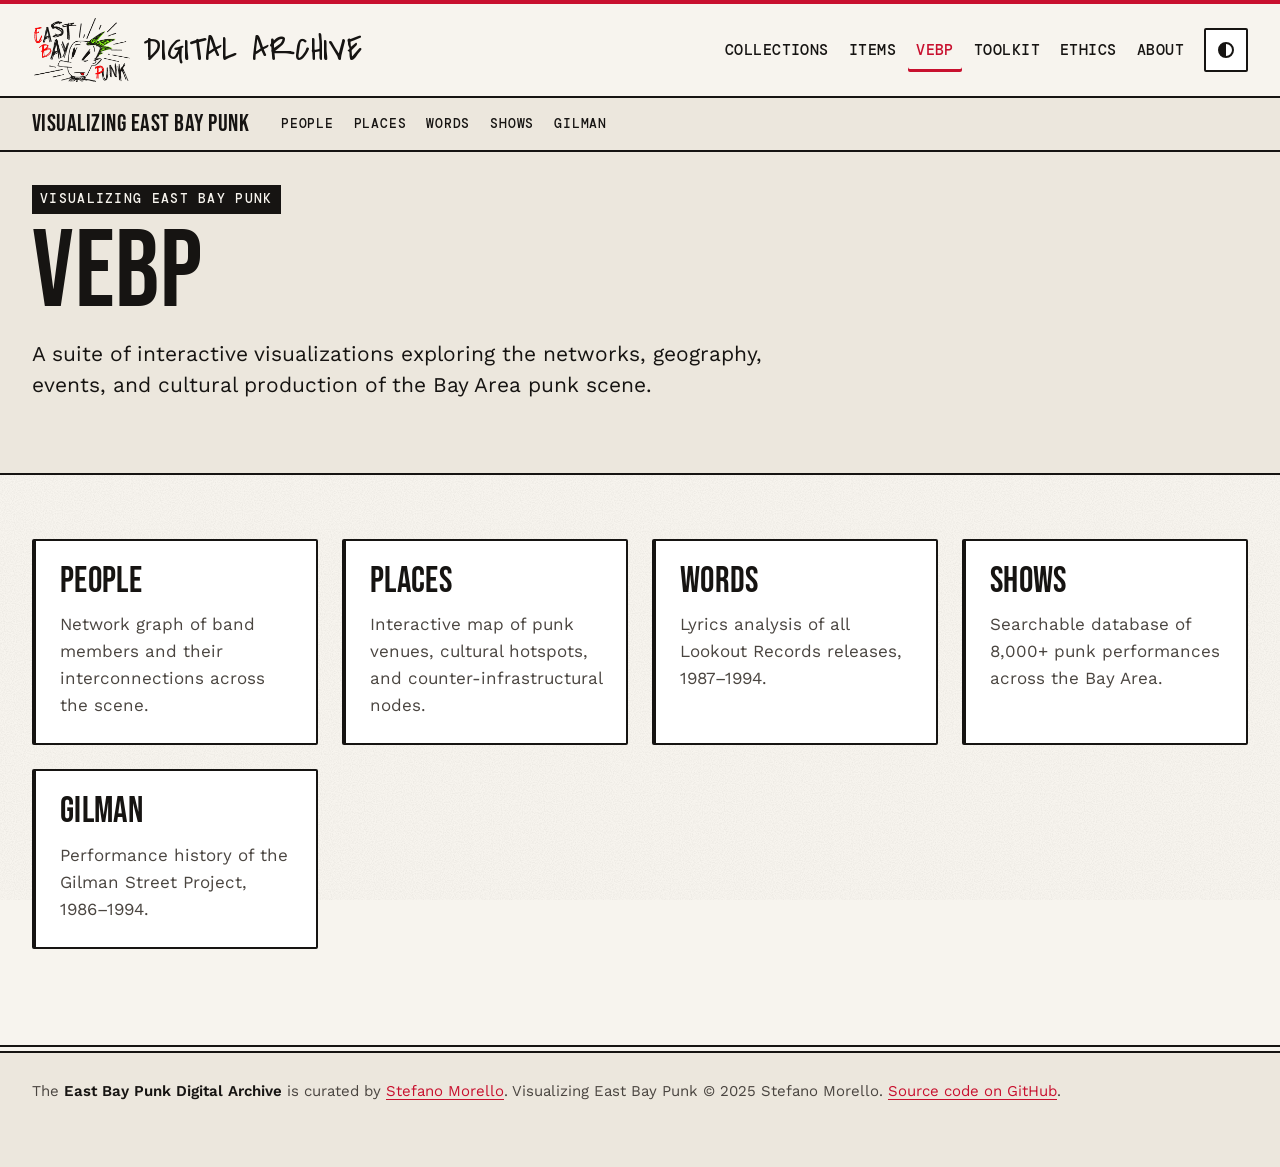
<file: index.html>
<!DOCTYPE html>
<html lang="en" data-default-theme="light">
<head>
  <meta charset="UTF-8">
  <meta name="viewport" content="width=device-width, initial-scale=1.0">
  <title>Visualizing East Bay Punk</title>
  <meta name="color-scheme" content="light dark">
  <script>(function(d){var r=d.documentElement,t;try{t=localStorage.getItem("ebp-theme")}catch(e){}if(t!=="light"&&t!=="dark"){t=r.getAttribute("data-default-theme")==="dark"?"dark":"light"}r.setAttribute("data-theme",t);r.classList.add("ebp-js")})(document);</script>
  <!-- Google Analytics -->
  <script async src="https://www.googletagmanager.com/gtag/js?id=G-9QR1ELFD27"></script>
  <script>
    window.dataLayer = window.dataLayer || [];
    function gtag(){dataLayer.push(arguments);}
    gtag('js', new Date());
    gtag('config', 'G-9QR1ELFD27');
  </script>
  <link rel="stylesheet" href="shared/core/ebp-core.css">
  <link rel="stylesheet" href="shared/css/style.css">
</head>
<body>
  <a class="ebp-skip" href="#content">Skip to main content</a>
  <div id="nav-placeholder" class="vebp-header-slot"><noscript>
<header class="ebp-header">
  <div class="ebp-header__bar">
    <a class="ebp-brand" href="https://eastbaypunkda.com/"><img class="ebp-brand__logo" src="shared/core/img/logo.png" alt="" width="60" height="40"><span class="ebp-brand__name">East Bay Punk <span>Digital Archive</span></span></a>
    <nav id="ebp-nav" class="ebp-nav" aria-label="Main">
      <ul class="ebp-nav__list">
        <li><a href="https://eastbaypunkda.com/s/east-bay-punk-digital-archive/item-set">Collections</a></li>
        <li><a href="https://eastbaypunkda.com/s/east-bay-punk-digital-archive/item">Items</a></li>
        <li><a href="https://eastbaypunkda.com/vebp/" aria-current="true">VEBP</a></li>
        <li><a href="https://eastbaypunkda.com/toolkit/">Toolkit</a></li>
        <li><a href="https://eastbaypunkda.com/s/east-bay-punk-digital-archive/page/ethics">Ethics</a></li>
        <li><a href="https://eastbaypunkda.com/s/east-bay-punk-digital-archive/page/about">About</a></li>
      </ul>
    </nav>
  </div>
  <nav class="ebp-subnav" aria-label="Visualizing East Bay Punk">
    <a class="ebp-subnav__title" href="index.html" aria-current="page">Visualizing East Bay Punk</a>
    <ul class="ebp-subnav__list">
      <li><a href="people.html">People</a></li>
      <li><a href="places.html">Places</a></li>
      <li><a href="words.html">Words</a></li>
      <li><a href="shows.html">Shows</a></li>
      <li><a href="gilman.html">Gilman</a></li>
    </ul>
  </nav>
</header>
</noscript></div>

  <main id="content" tabindex="-1">
    <section class="ebp-hero vebp-hero" aria-labelledby="page-title">
      <div class="ebp-hero__inner">
        <p class="ebp-hero__kicker">Visualizing East Bay Punk</p>
        <h1 class="ebp-hero__title" id="page-title">VEBP</h1>
        <p class="ebp-hero__lede">
          A suite of interactive visualizations exploring the networks, geography, events, and cultural production of the Bay Area punk scene.
        </p>
      </div>
    </section>

    <div class="vebp-main">
      <ul class="ebp-grid vebp-tool-grid">
        <li>
          <article class="ebp-card vebp-tool-card">
            <div class="ebp-card__body">
              <h2 class="ebp-card__title"><a href="people.html">People</a></h2>
              <p>Network graph of band members and their interconnections across the scene.</p>
            </div>
          </article>
        </li>
        <li>
          <article class="ebp-card vebp-tool-card">
            <div class="ebp-card__body">
              <h2 class="ebp-card__title"><a href="places.html">Places</a></h2>
              <p>Interactive map of punk venues, cultural hotspots, and counter-infrastructural nodes.</p>
            </div>
          </article>
        </li>
        <li>
          <article class="ebp-card vebp-tool-card">
            <div class="ebp-card__body">
              <h2 class="ebp-card__title"><a href="words.html">Words</a></h2>
              <p>Lyrics analysis of all Lookout Records releases, 1987&ndash;1994.</p>
            </div>
          </article>
        </li>
        <li>
          <article class="ebp-card vebp-tool-card">
            <div class="ebp-card__body">
              <h2 class="ebp-card__title"><a href="shows.html">Shows</a></h2>
              <p>Searchable database of 8,000+ punk performances across the Bay Area.</p>
            </div>
          </article>
        </li>
        <li>
          <article class="ebp-card vebp-tool-card">
            <div class="ebp-card__body">
              <h2 class="ebp-card__title"><a href="gilman.html">Gilman</a></h2>
              <p>Performance history of the Gilman Street Project, 1986&ndash;1994.</p>
            </div>
          </article>
        </li>
      </ul>
    </div>
  </main>

  <div id="footer-placeholder" class="vebp-footer-slot"><noscript>
<footer class="ebp-footer">
  <p>The <strong>East Bay Punk Digital Archive</strong> is curated by <a href="https://stefanomorello.com">Stefano Morello</a>. Visualizing East Bay Punk &copy; 2025 Stefano Morello. <a href="https://github.com/smorello87/vebp">Source code on GitHub</a>.</p>
</footer>
</noscript></div>
  <script src="shared/core/ebp-core.js"></script>
  <script src="shared/js/components.js"></script>
</body>
</html>
</file>
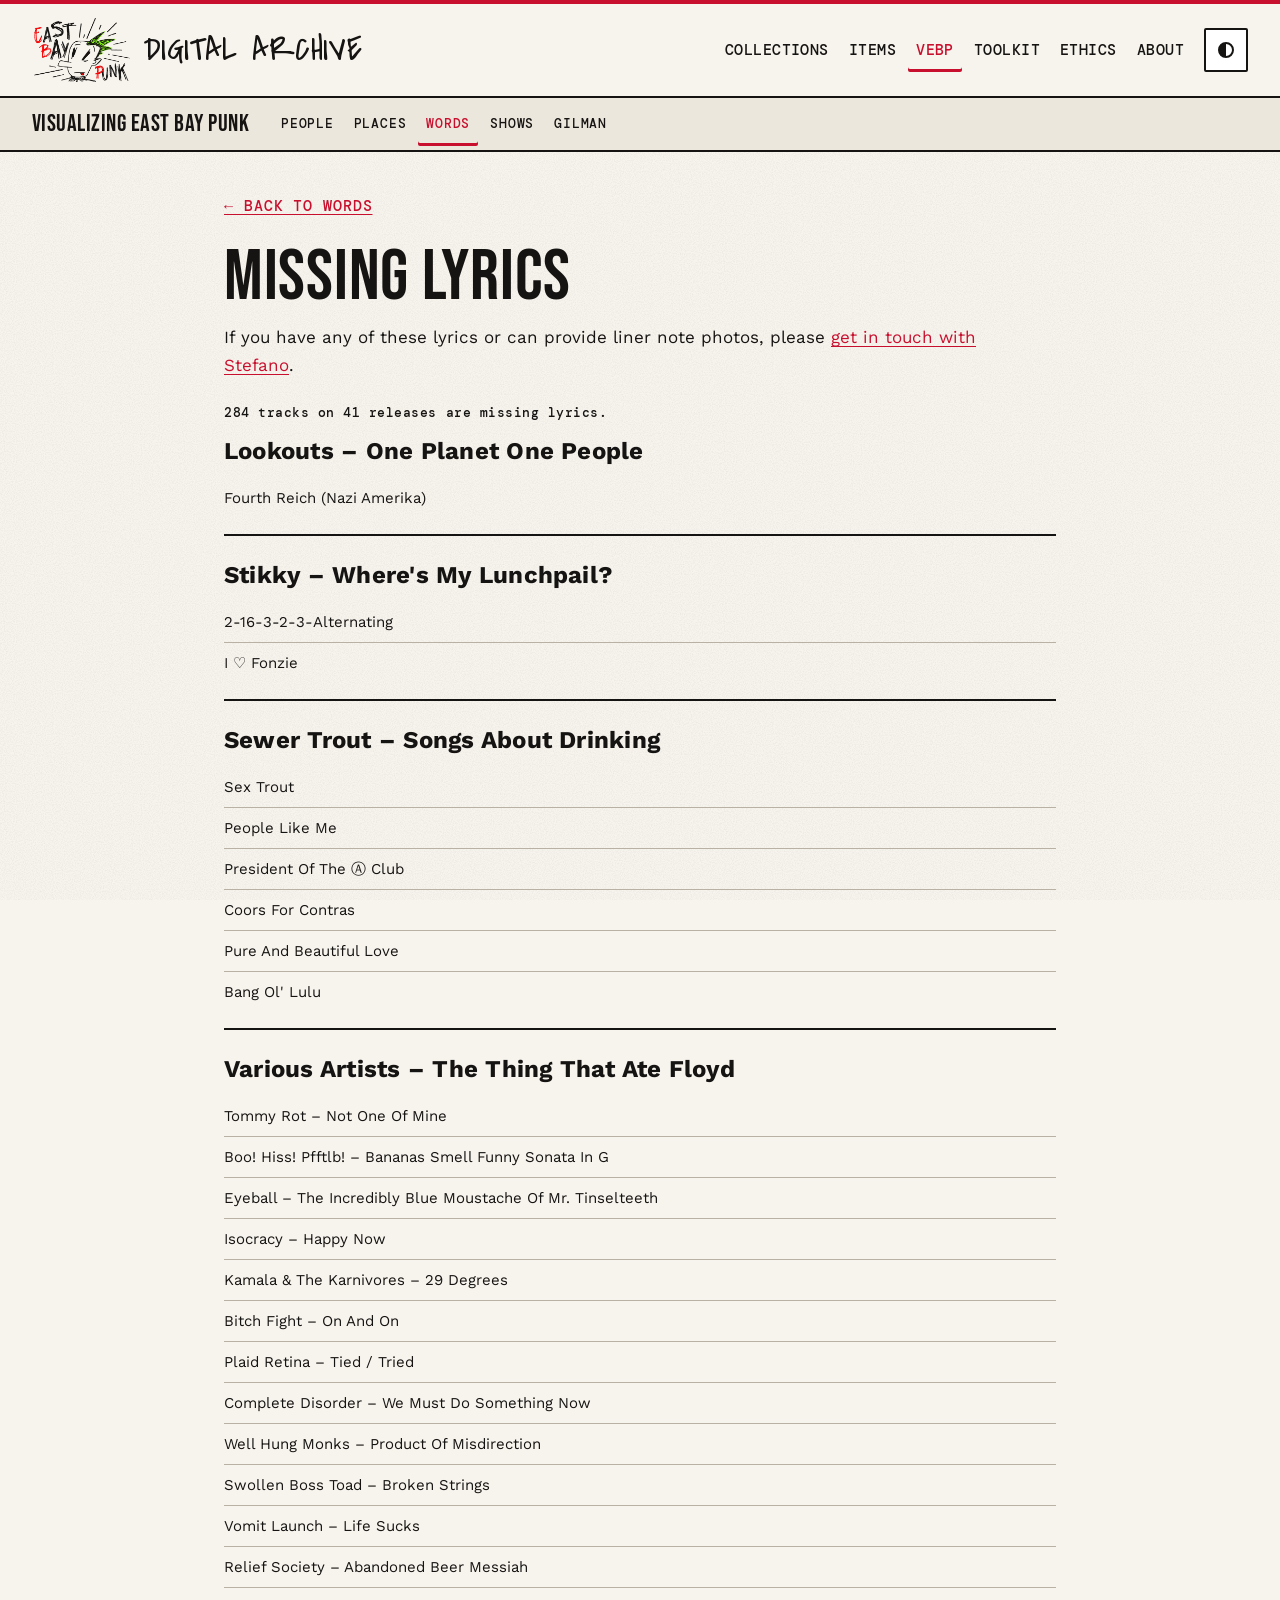
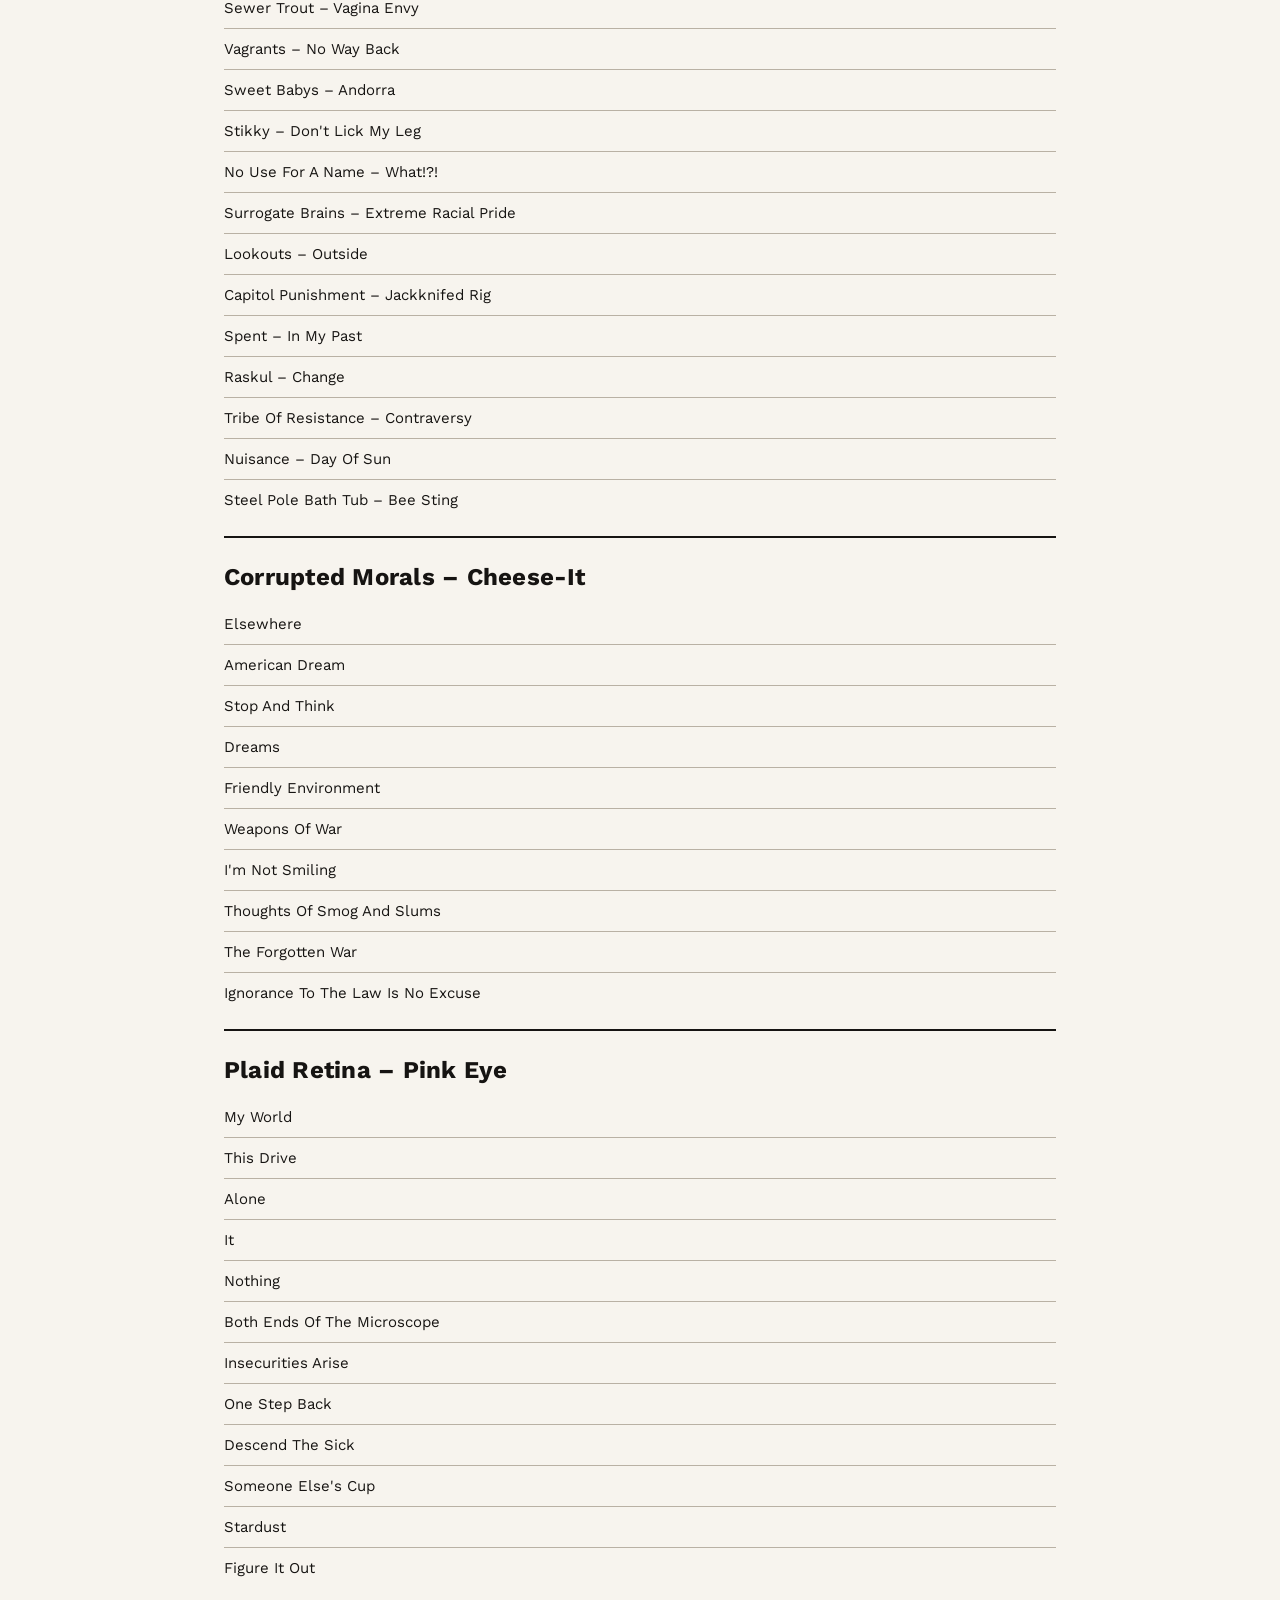
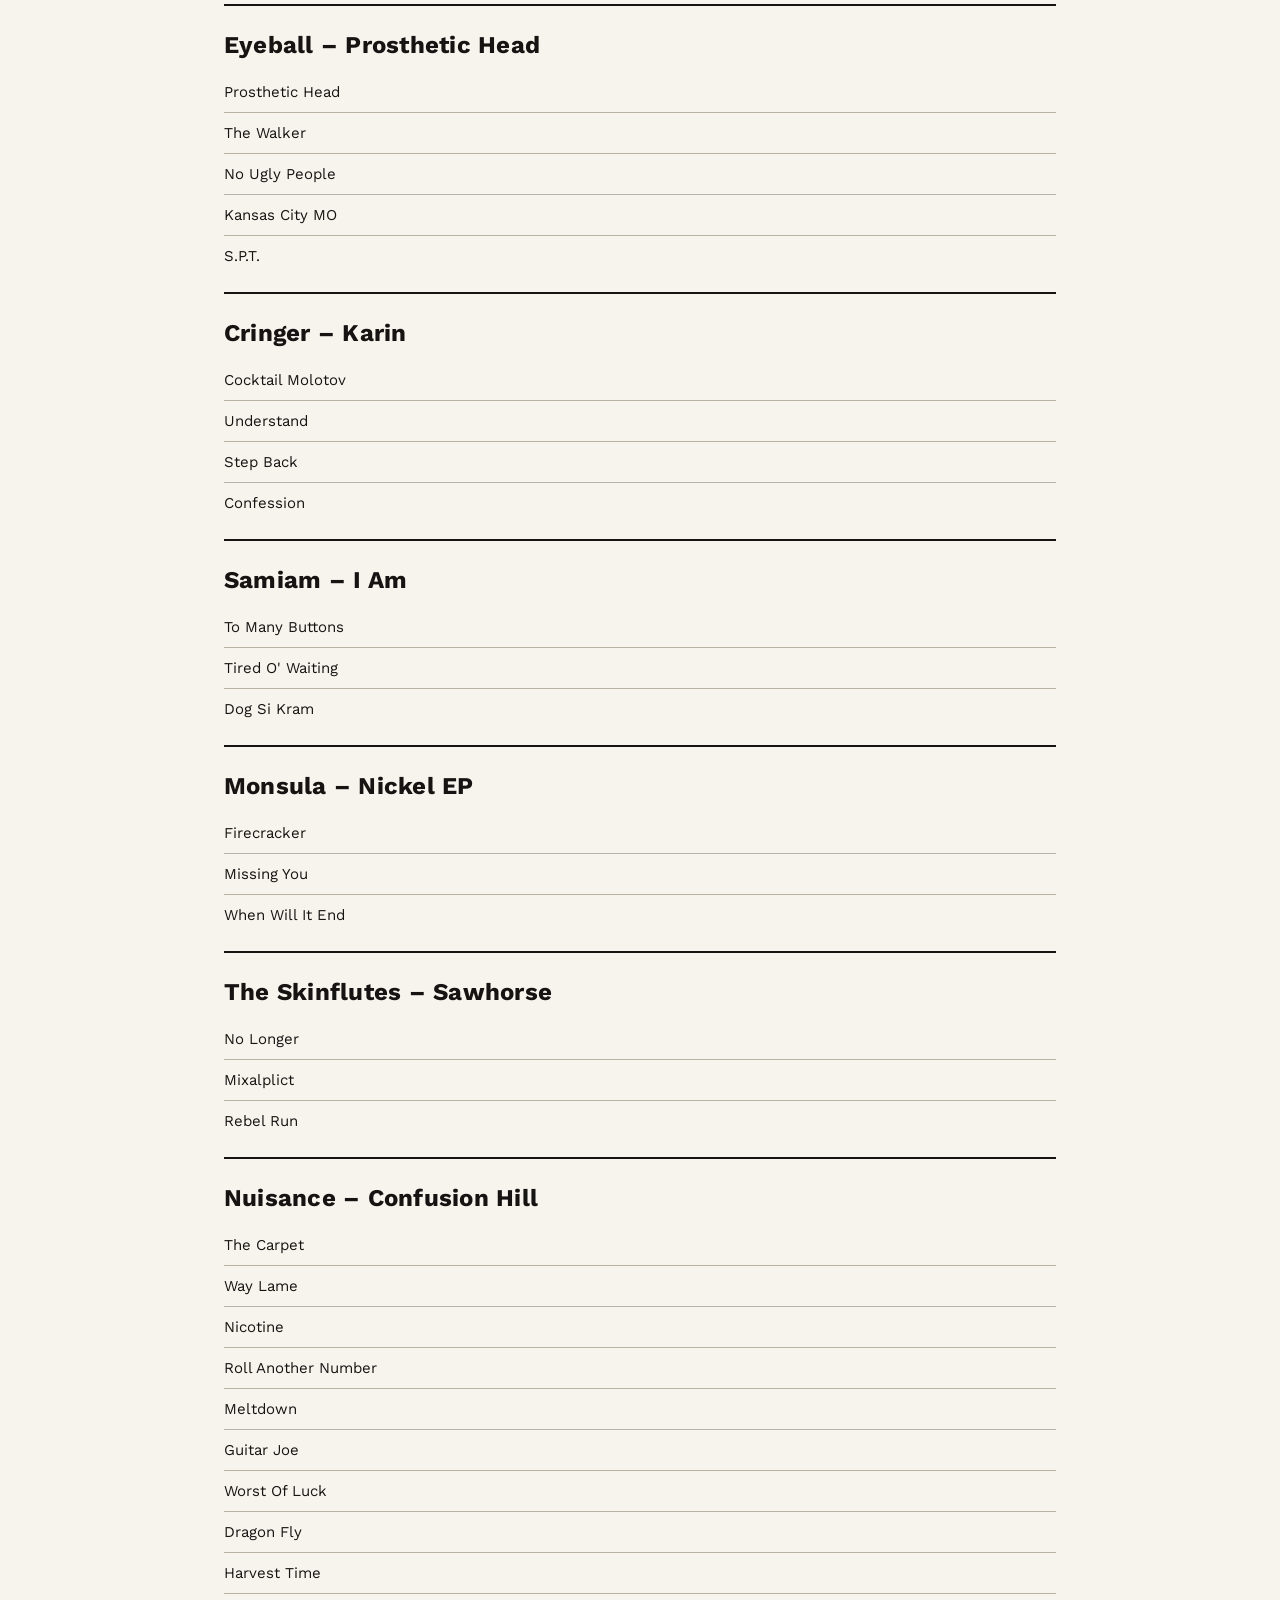
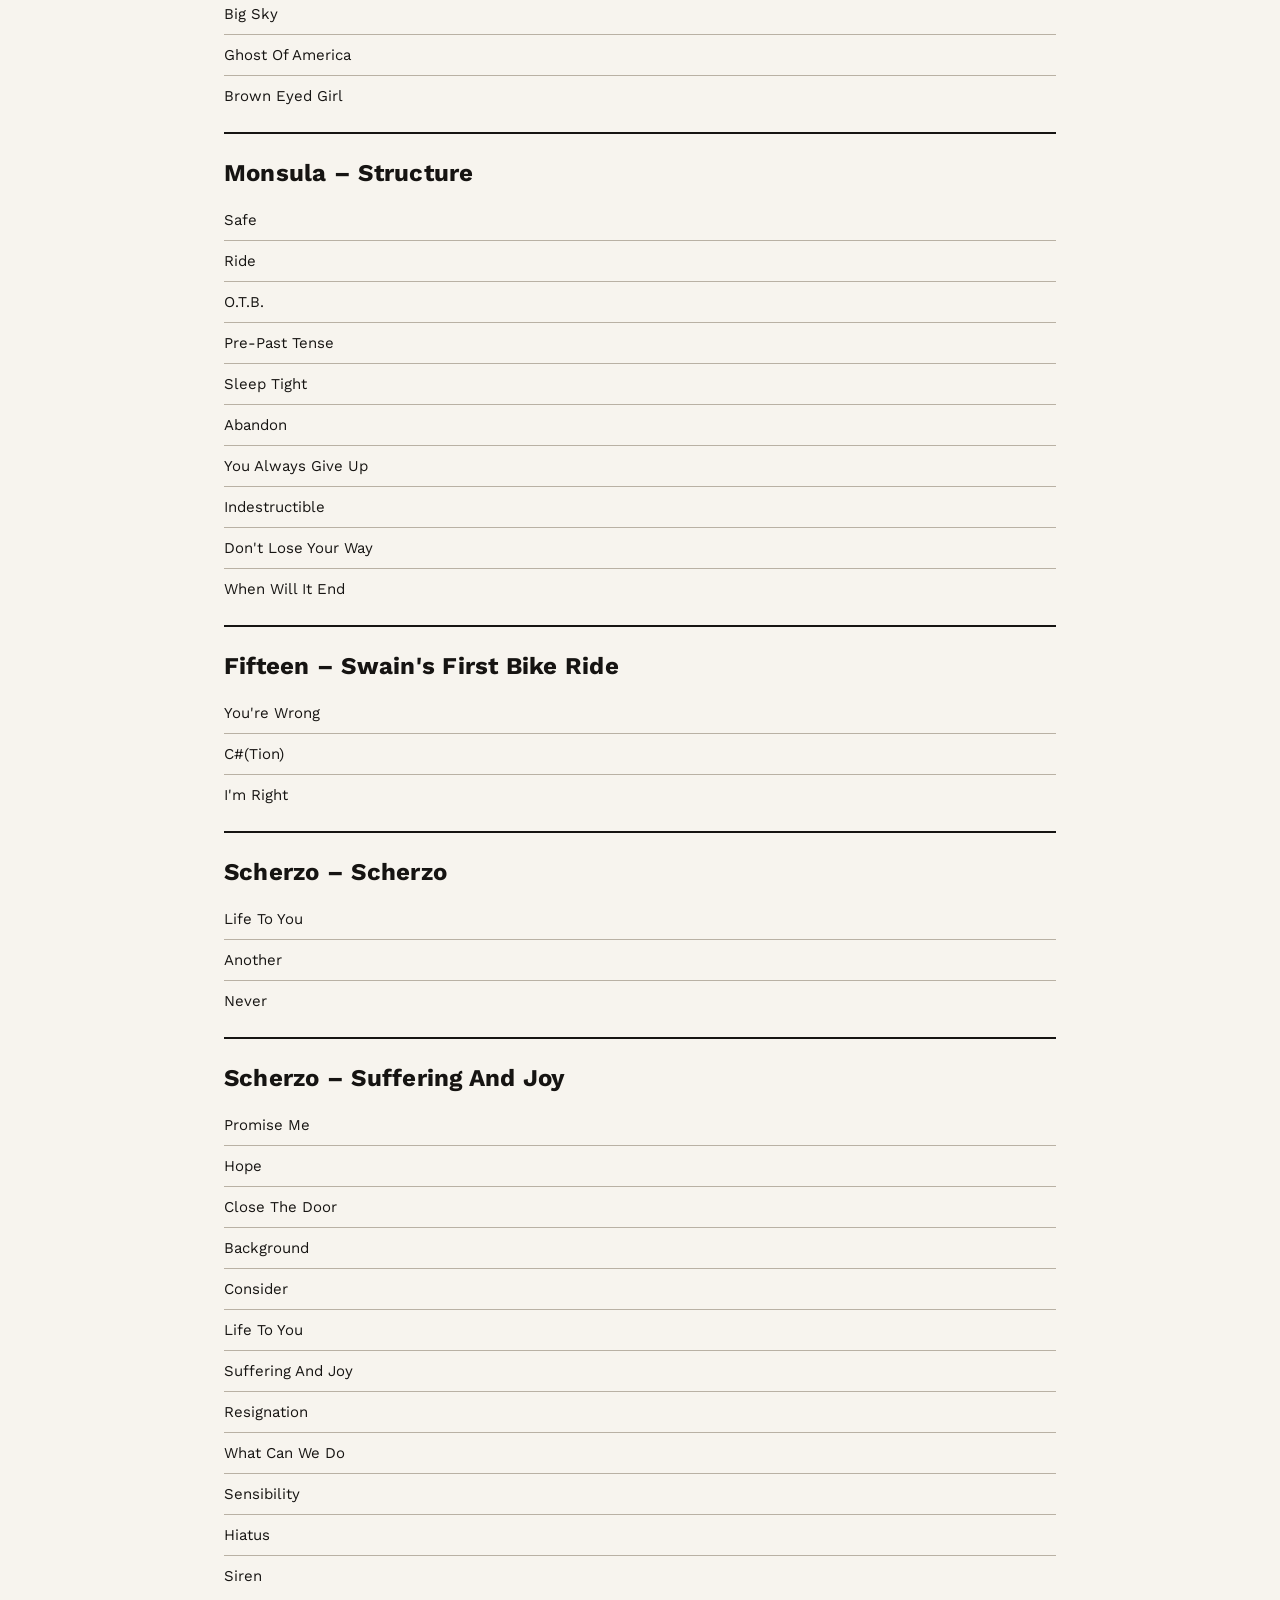
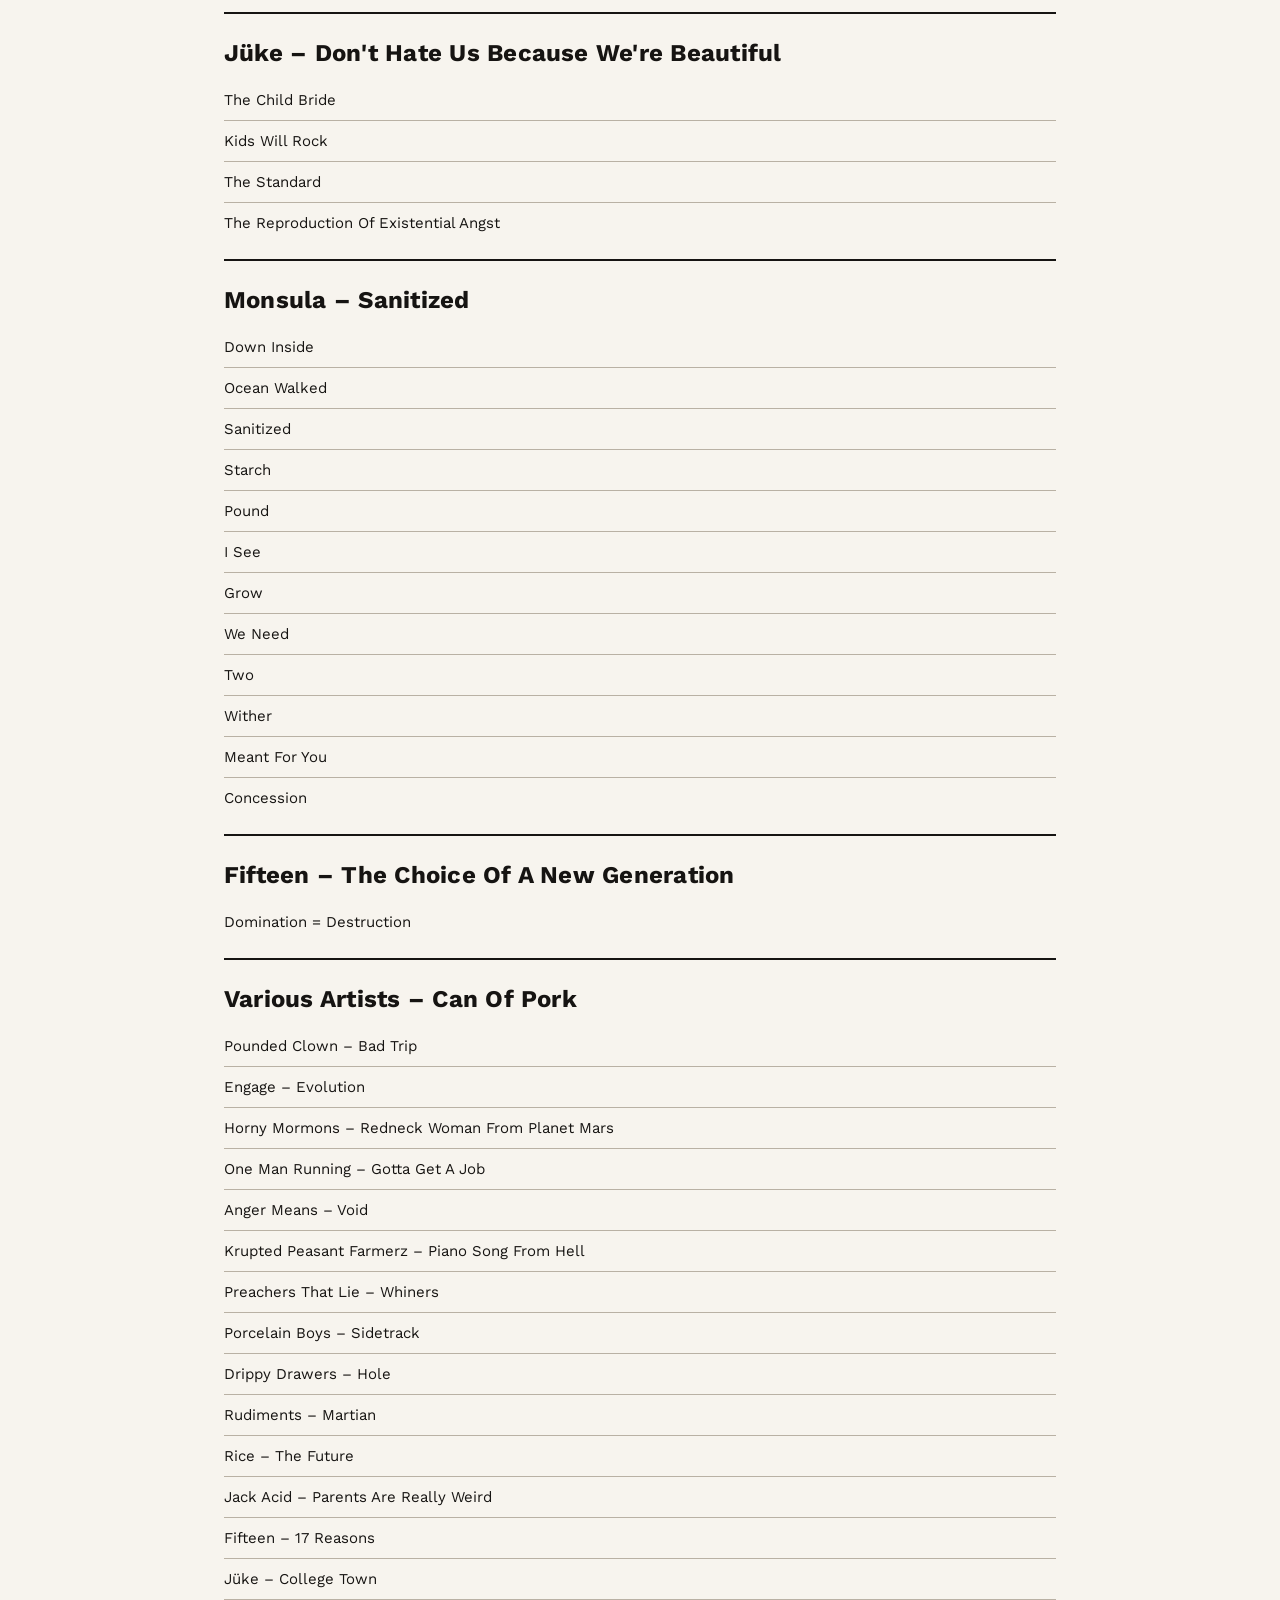
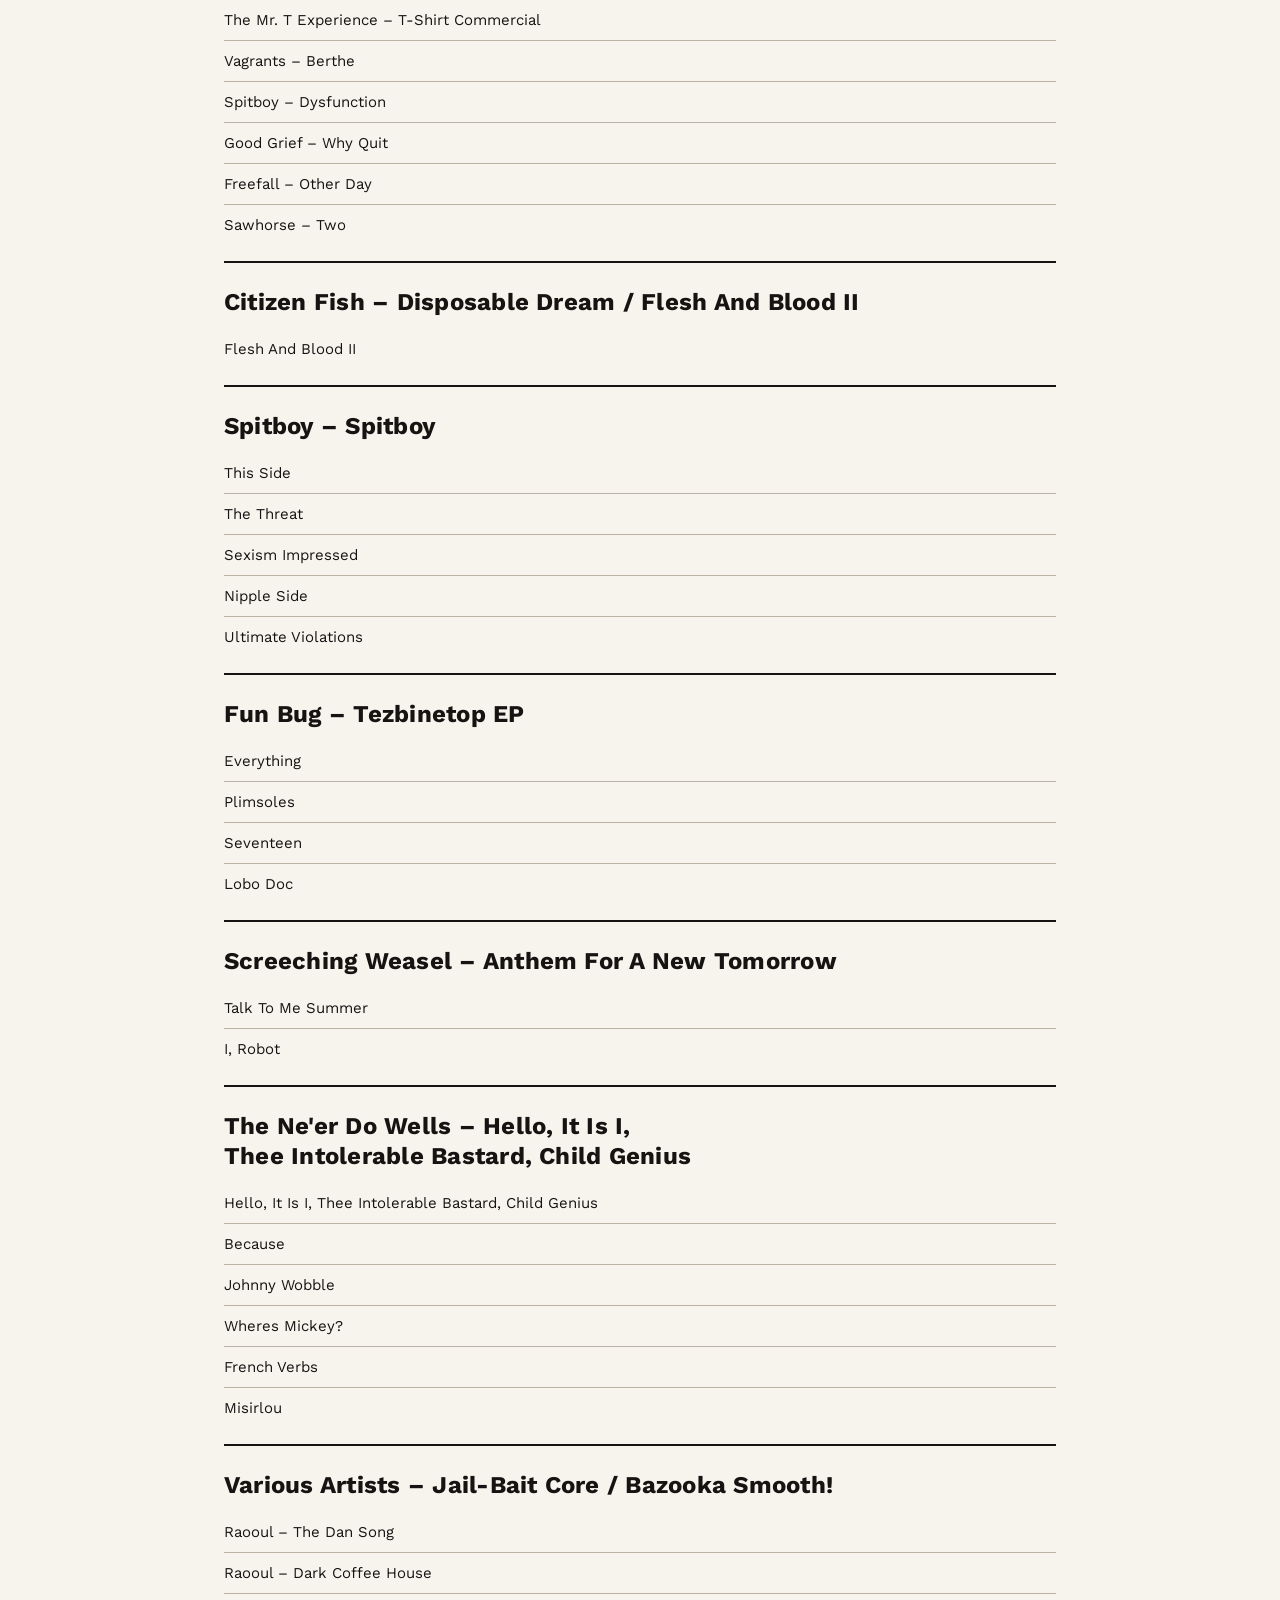
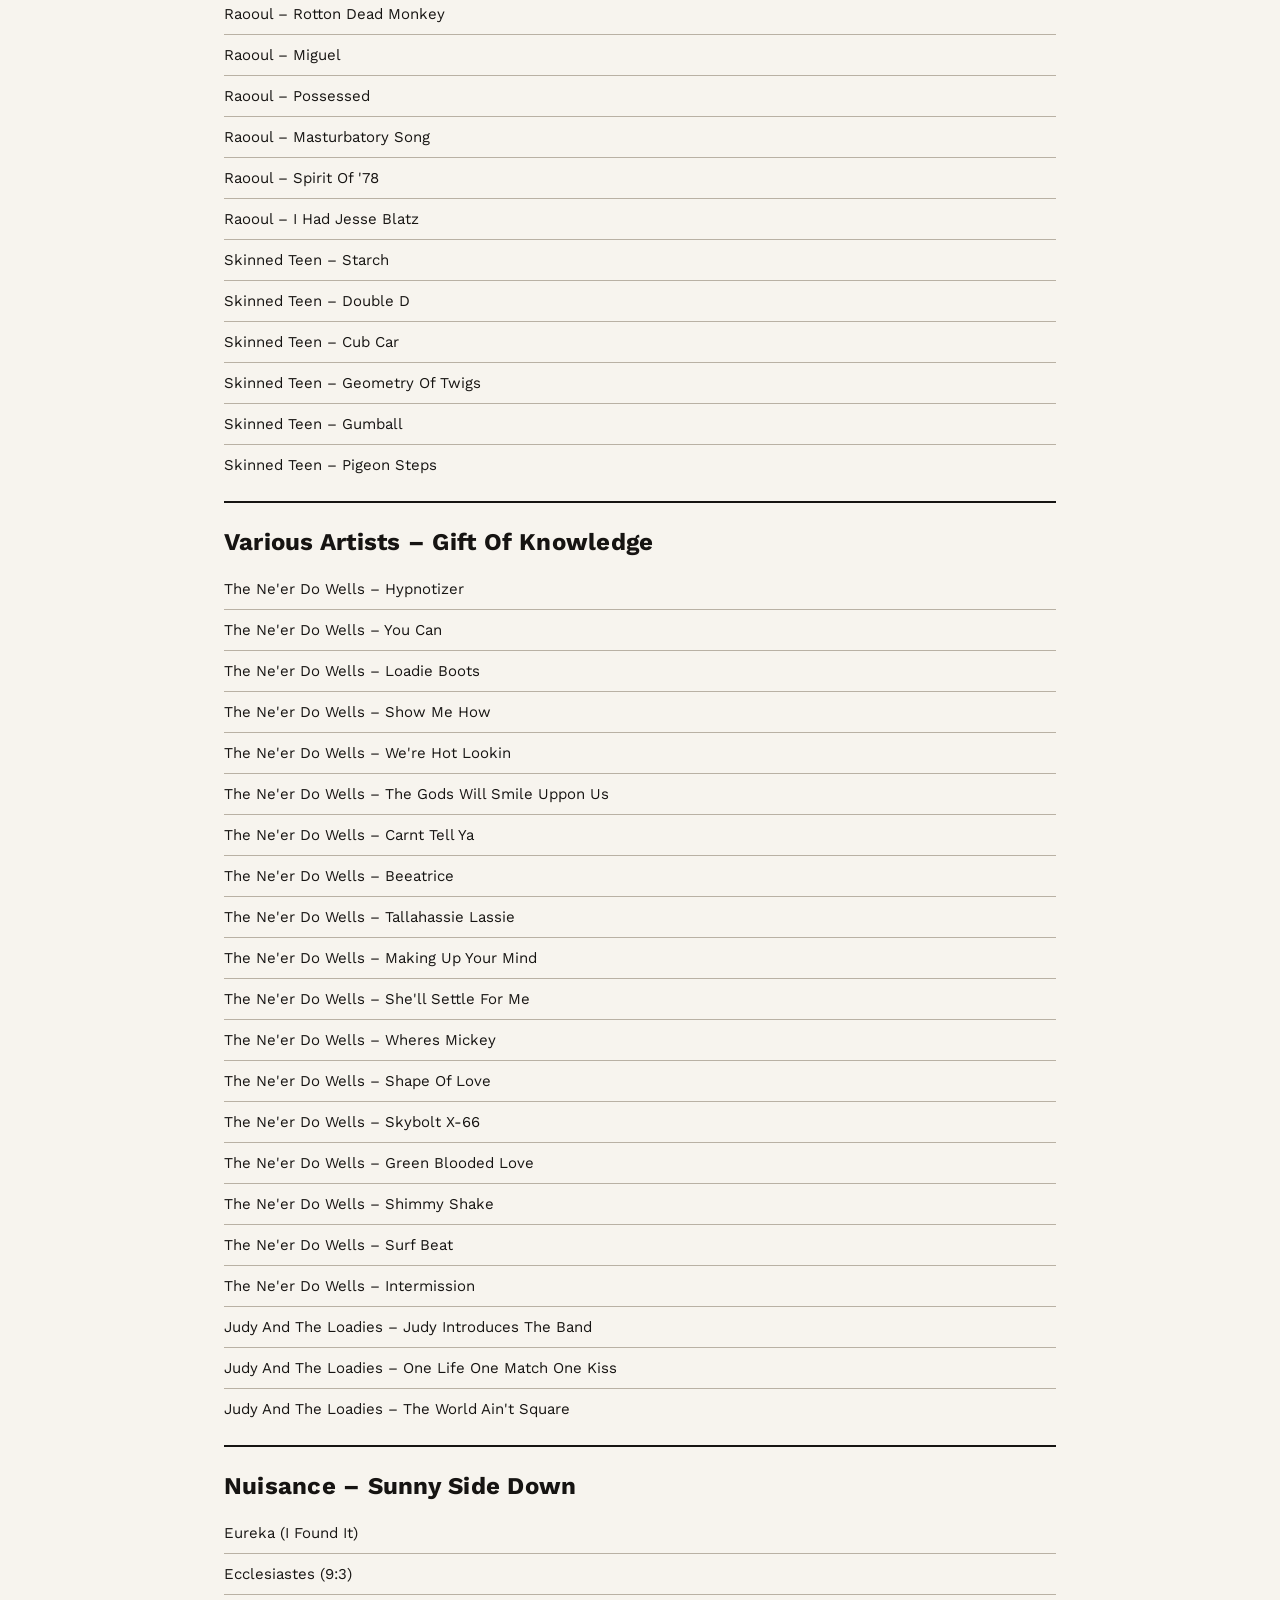
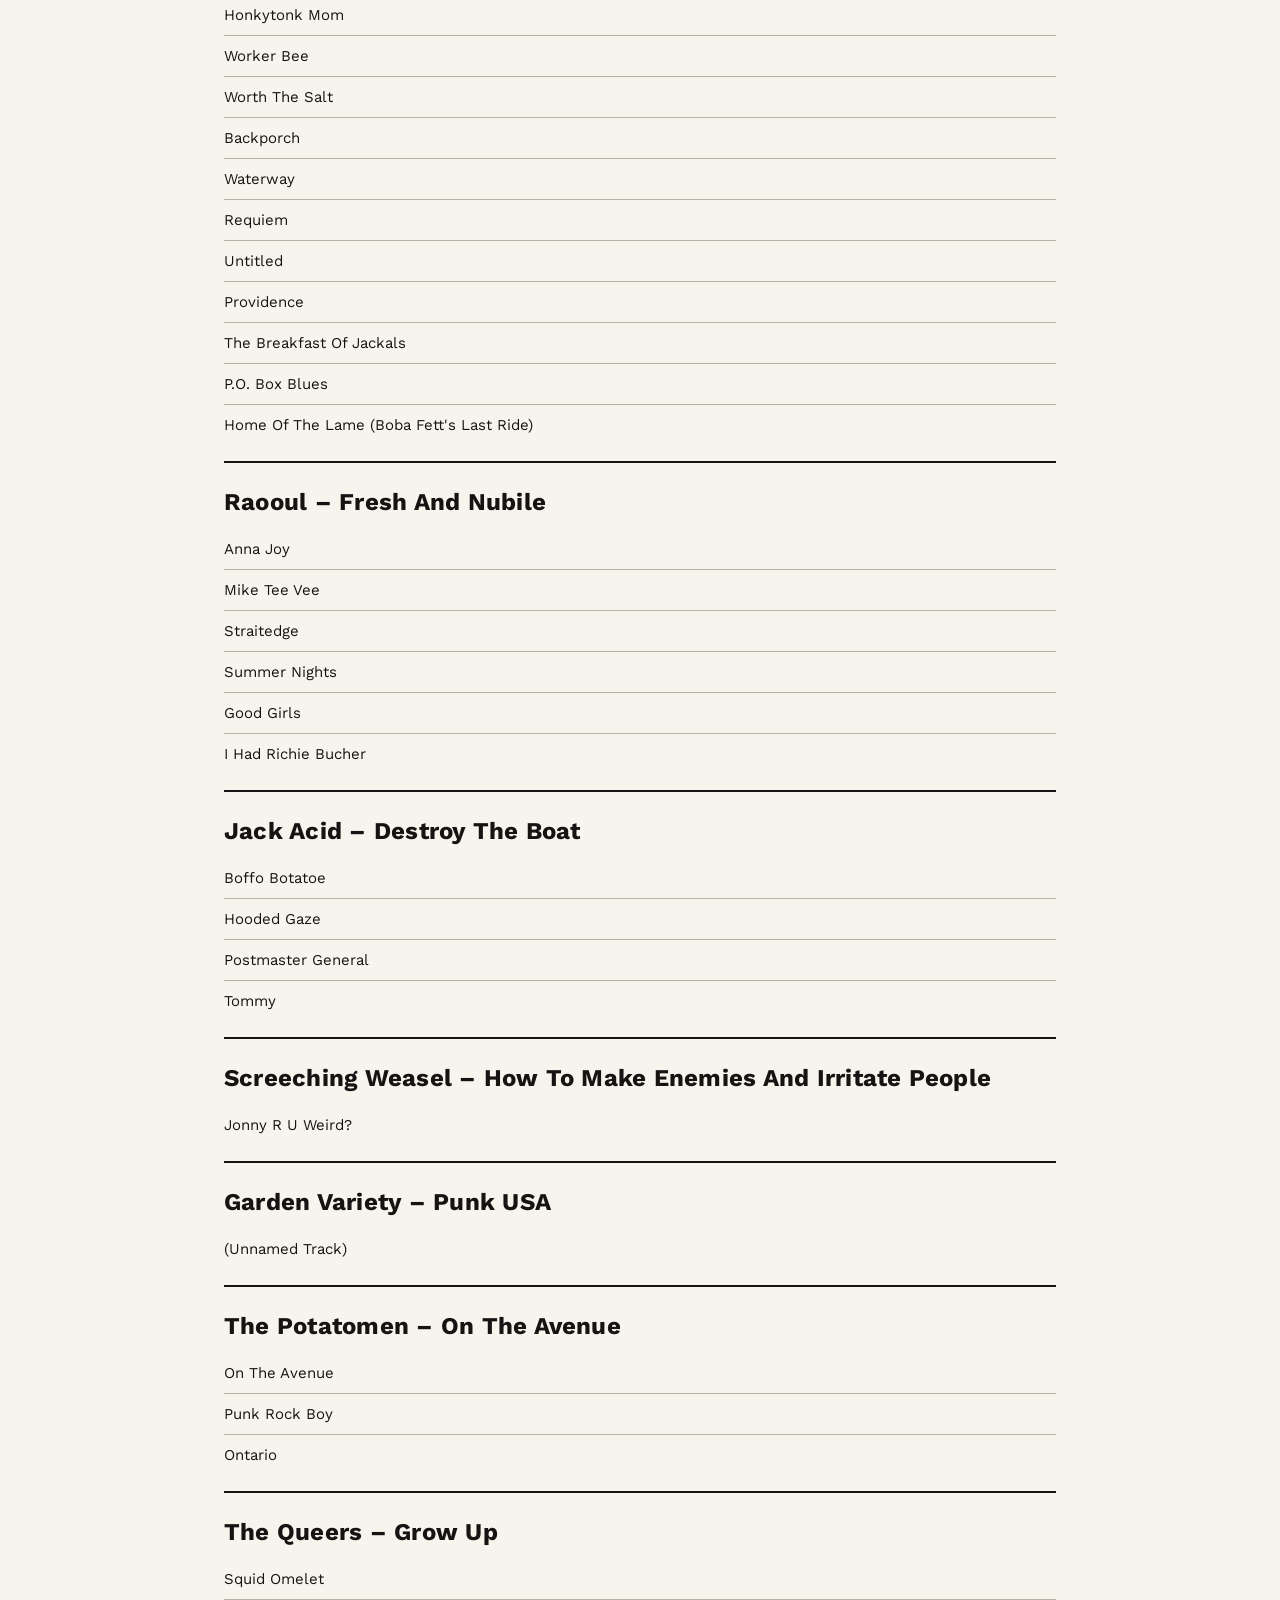
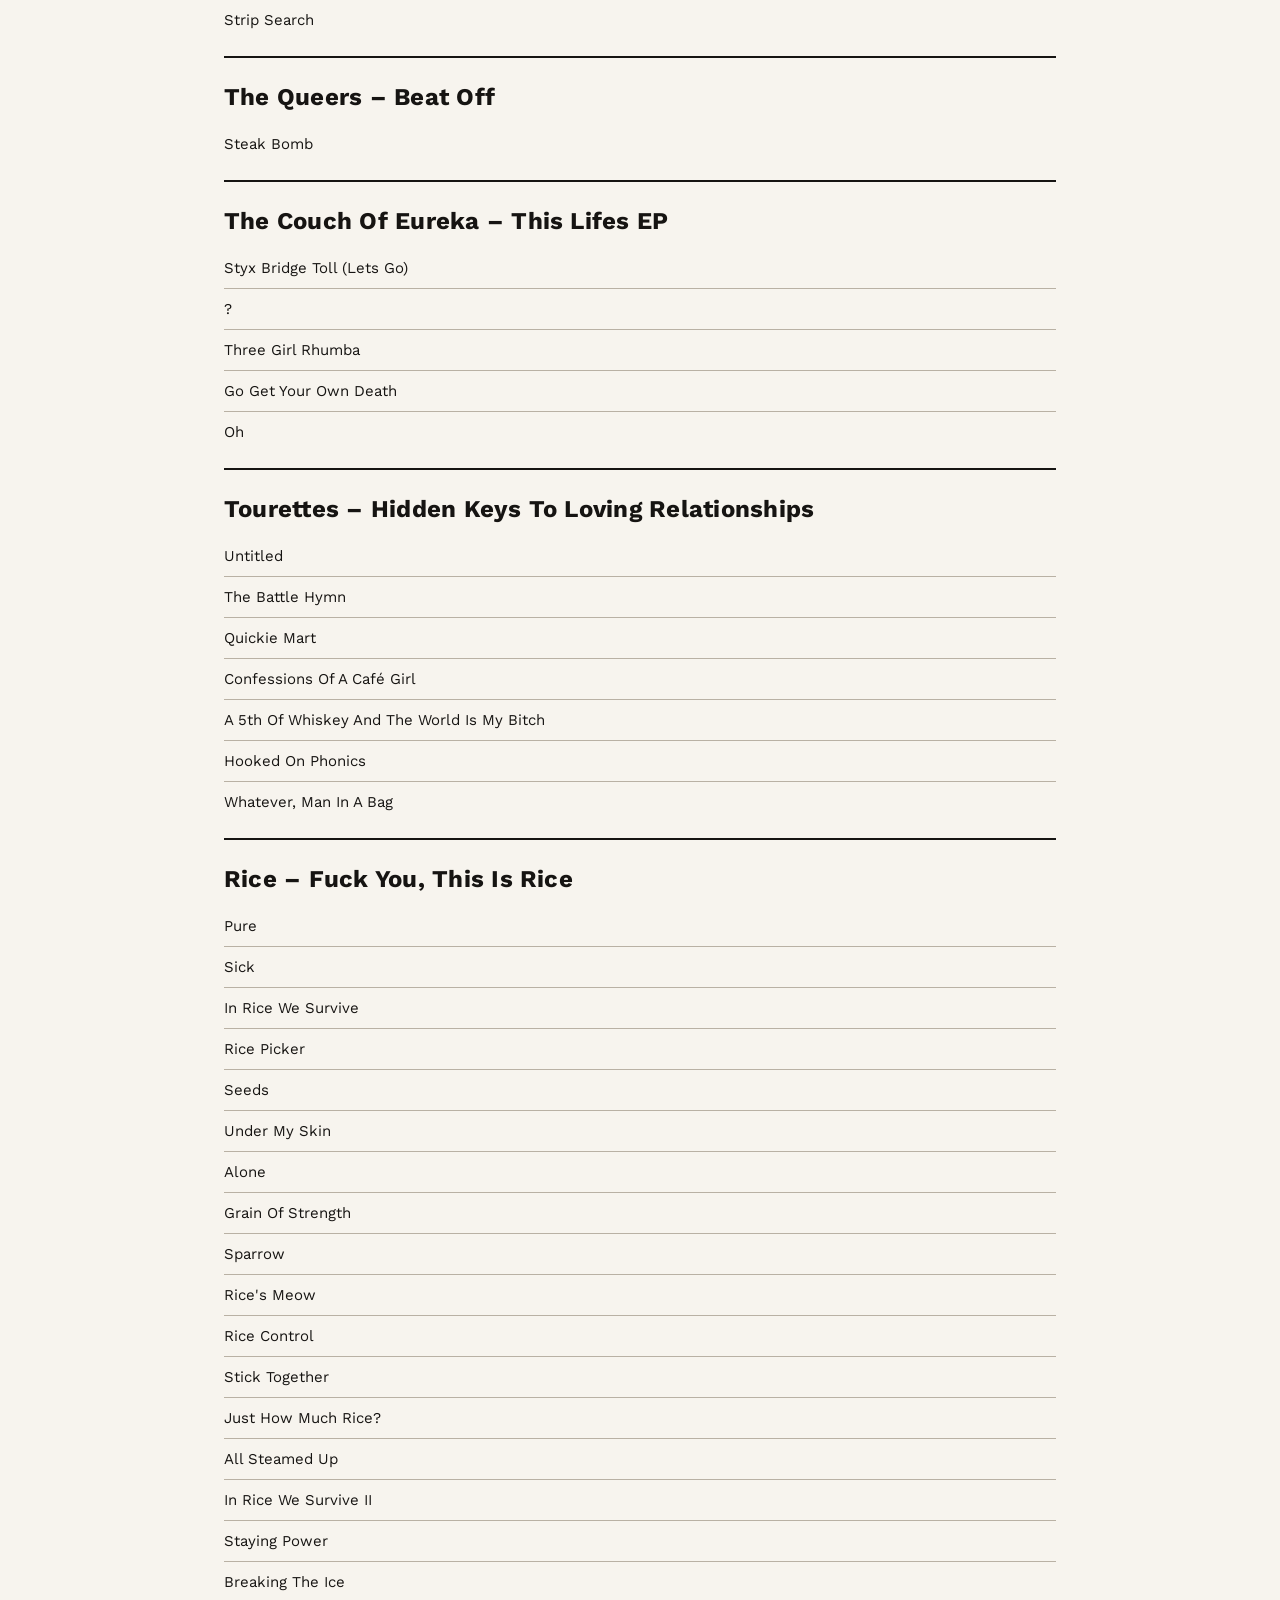
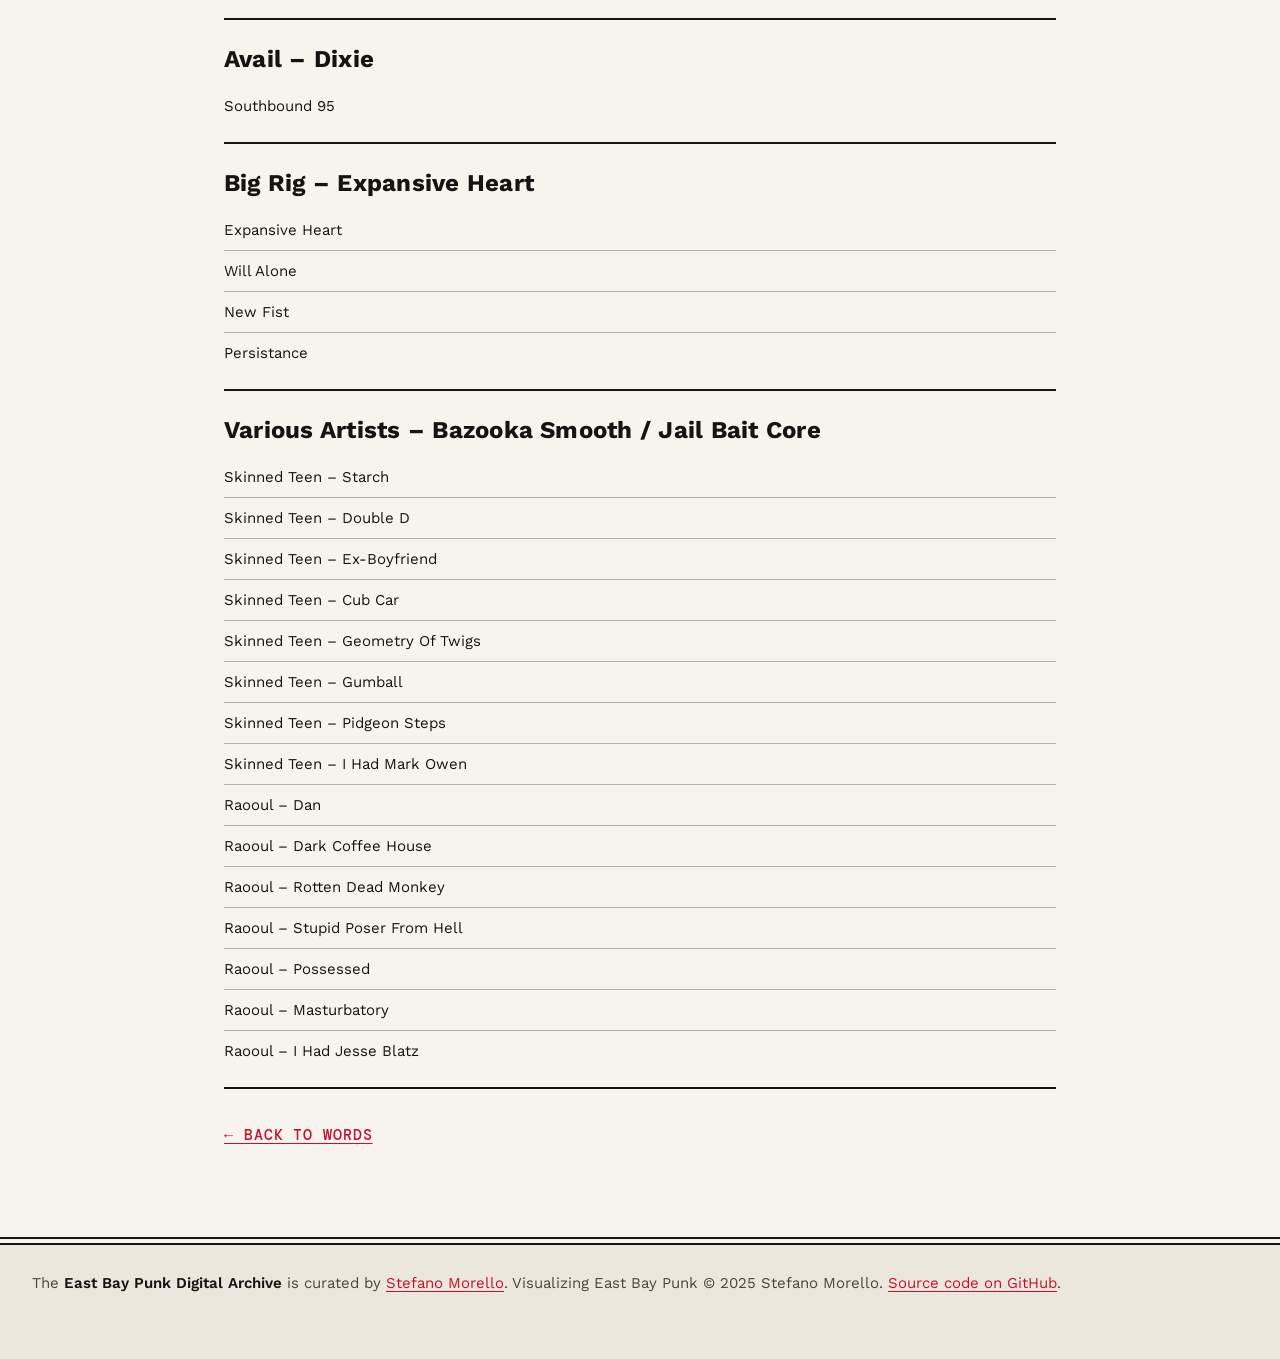
<file: missing-lyrics.html>
<!DOCTYPE html>
<html lang="en" data-default-theme="light">
<head>
  <meta charset="UTF-8">
  <meta name="viewport" content="width=device-width, initial-scale=1.0">
  <title>Missing Lyrics – VEBP</title>
  <meta name="color-scheme" content="light dark">
  <script>(function(d){var r=d.documentElement,t;try{t=localStorage.getItem("ebp-theme")}catch(e){}if(t!=="light"&&t!=="dark"){t=r.getAttribute("data-default-theme")==="dark"?"dark":"light"}r.setAttribute("data-theme",t);r.classList.add("ebp-js")})(document);</script>
  <script async src="https://www.googletagmanager.com/gtag/js?id=G-9QR1ELFD27"></script>
  <script>
    window.dataLayer = window.dataLayer || [];
    function gtag(){dataLayer.push(arguments);}
    gtag('js', new Date());
    gtag('config', 'G-9QR1ELFD27');
  </script>
  <link rel="stylesheet" href="shared/core/ebp-core.css">
  <link rel="stylesheet" href="shared/css/style.css">
  <style>
    .back-link {
      display: inline-flex;
      align-items: center;
      min-height: var(--ebp-target);
      margin-bottom: var(--ebp-s-4);
      font-family: var(--ebp-font-mono);
      font-size: var(--ebp-text-sm);
      font-weight: 500;
      text-transform: uppercase;
      letter-spacing: 0.06em;
    }
    .lyrics-section {
      margin-bottom: var(--ebp-s-5);
      padding-bottom: var(--ebp-s-4);
      border-bottom: var(--ebp-rule) solid var(--ebp-ink);
    }
    .lyrics-section h2 {
      margin: 0 0 var(--ebp-s-3);
      font-family: var(--ebp-font-body);
      font-weight: 700;
      font-size: var(--ebp-text-h3);
      line-height: 1.25;
      text-transform: none;
    }
    .lyrics-section ul { list-style: none; padding: 0; margin: 0; }
    .lyrics-section li {
      padding: var(--ebp-s-2) 0;
      font-size: var(--ebp-text-sm);
      border-bottom: 1px solid var(--ebp-border);
    }
    .lyrics-section li:last-child { border-bottom: none; }
  </style>
</head>
<body>
  <a class="ebp-skip" href="#content">Skip to main content</a>
  <div id="nav-placeholder" class="vebp-header-slot"><noscript>
<header class="ebp-header">
  <div class="ebp-header__bar">
    <a class="ebp-brand" href="https://eastbaypunkda.com/"><img class="ebp-brand__logo" src="shared/core/img/logo.png" alt="" width="60" height="40"><span class="ebp-brand__name">East Bay Punk <span>Digital Archive</span></span></a>
    <nav id="ebp-nav" class="ebp-nav" aria-label="Main">
      <ul class="ebp-nav__list">
        <li><a href="https://eastbaypunkda.com/s/east-bay-punk-digital-archive/item-set">Collections</a></li>
        <li><a href="https://eastbaypunkda.com/s/east-bay-punk-digital-archive/item">Items</a></li>
        <li><a href="https://eastbaypunkda.com/vebp/" aria-current="true">VEBP</a></li>
        <li><a href="https://eastbaypunkda.com/toolkit/">Toolkit</a></li>
        <li><a href="https://eastbaypunkda.com/s/east-bay-punk-digital-archive/page/ethics">Ethics</a></li>
        <li><a href="https://eastbaypunkda.com/s/east-bay-punk-digital-archive/page/about">About</a></li>
      </ul>
    </nav>
  </div>
  <nav class="ebp-subnav" aria-label="Visualizing East Bay Punk">
    <a class="ebp-subnav__title" href="index.html">Visualizing East Bay Punk</a>
    <ul class="ebp-subnav__list">
      <li><a href="people.html">People</a></li>
      <li><a href="places.html">Places</a></li>
      <li><a href="words.html" aria-current="true">Words</a></li>
      <li><a href="shows.html">Shows</a></li>
      <li><a href="gilman.html">Gilman</a></li>
    </ul>
  </nav>
</header>
</noscript></div>

  <main id="content" tabindex="-1" class="vebp-main vebp-main--narrow">
    <a href="words.html" class="back-link">&larr; Back to Words</a>
    <div class="vebp-page-head">
      <h1 class="page-title">Missing Lyrics</h1>
      <p class="page-subtitle">
        If you have any of these lyrics or can provide liner note photos, please <a href="mailto:veritas44@gmail.com">get in touch with Stefano</a>.
      </p>
    </div>
    <p class="vebp-status" id="lyrics-status" role="status" aria-live="polite">Loading…</p>
    <div id="lyricsContent"></div>
    <a href="words.html" class="back-link">&larr; Back to Words</a>
  </main>

  <div id="footer-placeholder" class="vebp-footer-slot"><noscript>
<footer class="ebp-footer">
  <p>The <strong>East Bay Punk Digital Archive</strong> is curated by <a href="https://stefanomorello.com">Stefano Morello</a>. Visualizing East Bay Punk &copy; 2025 Stefano Morello. <a href="https://github.com/smorello87/vebp">Source code on GitHub</a>.</p>
</footer>
</noscript></div>
  <script src="shared/core/ebp-core.js"></script>
  <script src="shared/js/vebp.js"></script>
  <script src="shared/js/components.js"></script>
  <script>
    const statusEl = document.getElementById('lyrics-status');
    fetch('data/missing_lyrics.json')
      .then(r => { if (!r.ok) throw new Error('HTTP ' + r.status); return r.json(); })
      .then(data => {
        const container = document.getElementById('lyricsContent');
        let releases = 0, tracks = 0;
        Object.entries(data).forEach(([releaseTitle, releaseData]) => {
          const artists = [];
          Object.values(releaseData.tracks).forEach(track => {
            if (track.artist && !artists.includes(track.artist)) artists.push(track.artist);
          });
          const artistDisplay = artists.length === 1 ? artists[0] : "Various Artists";

          const section = document.createElement('section');
          section.className = 'lyrics-section';

          const h2 = document.createElement('h2');
          h2.textContent = artistDisplay + ' – ' + releaseTitle;
          section.appendChild(h2);

          const ul = document.createElement('ul');
          Object.entries(releaseData.tracks).forEach(([trackTitle, trackData]) => {
            if (!trackData.lyrics || trackData.lyrics.trim() === "") {
              const li = document.createElement('li');
              li.textContent = artistDisplay === "Various Artists"
                ? trackData.artist + ' – ' + trackTitle
                : trackTitle;
              ul.appendChild(li);
            }
          });
          section.appendChild(ul);
          if (ul.children.length > 0) { container.appendChild(section); releases++; tracks += ul.children.length; }
        });
        VEBP.announce(statusEl, tracks + ' tracks on ' + releases + ' releases are missing lyrics.');
      })
      .catch(err => {
        console.error('Failed to load missing lyrics:', err);
        VEBP.announce(statusEl, '');
        const n = document.createElement('div');
        n.className = 'ebp-notice ebp-notice--accent';
        n.setAttribute('role', 'alert');
        n.textContent = 'Error loading missing lyrics data.';
        document.getElementById('lyricsContent').appendChild(n);
      });
  </script>
</body>
</html>
</file>
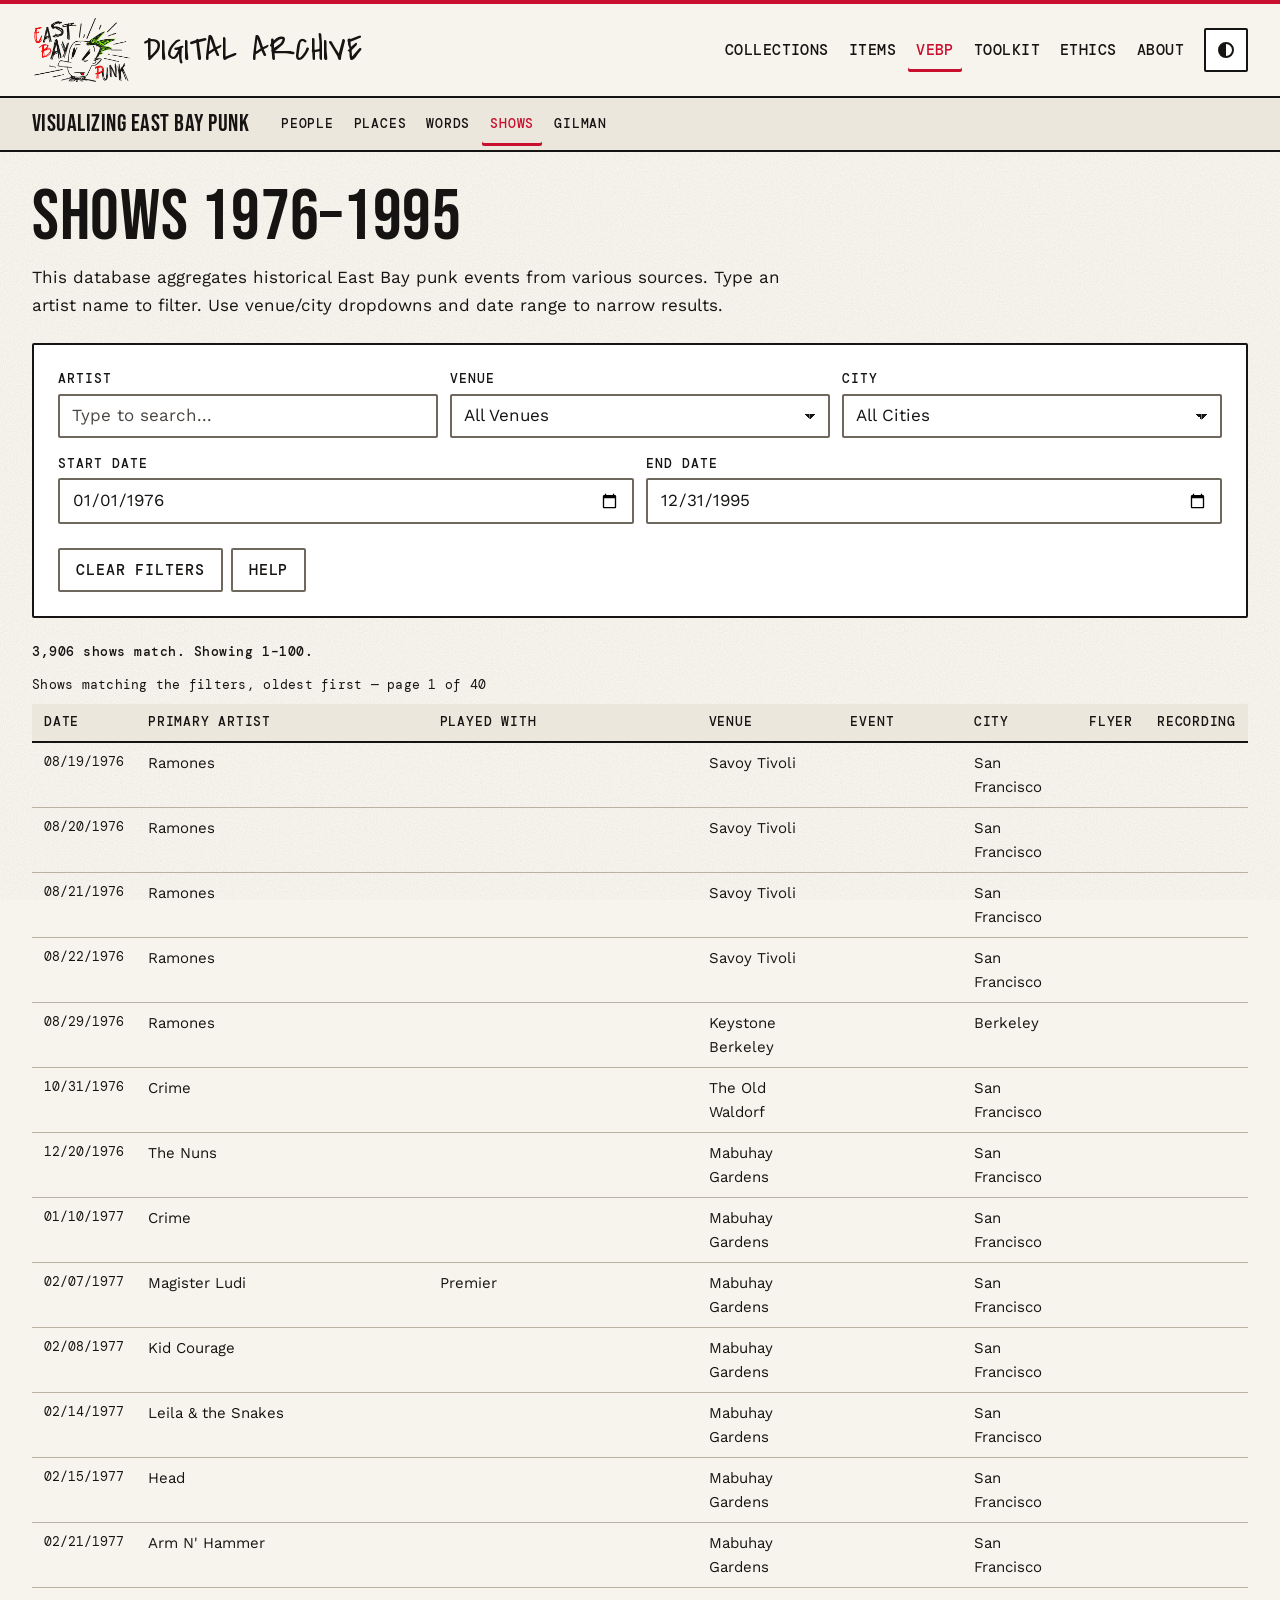
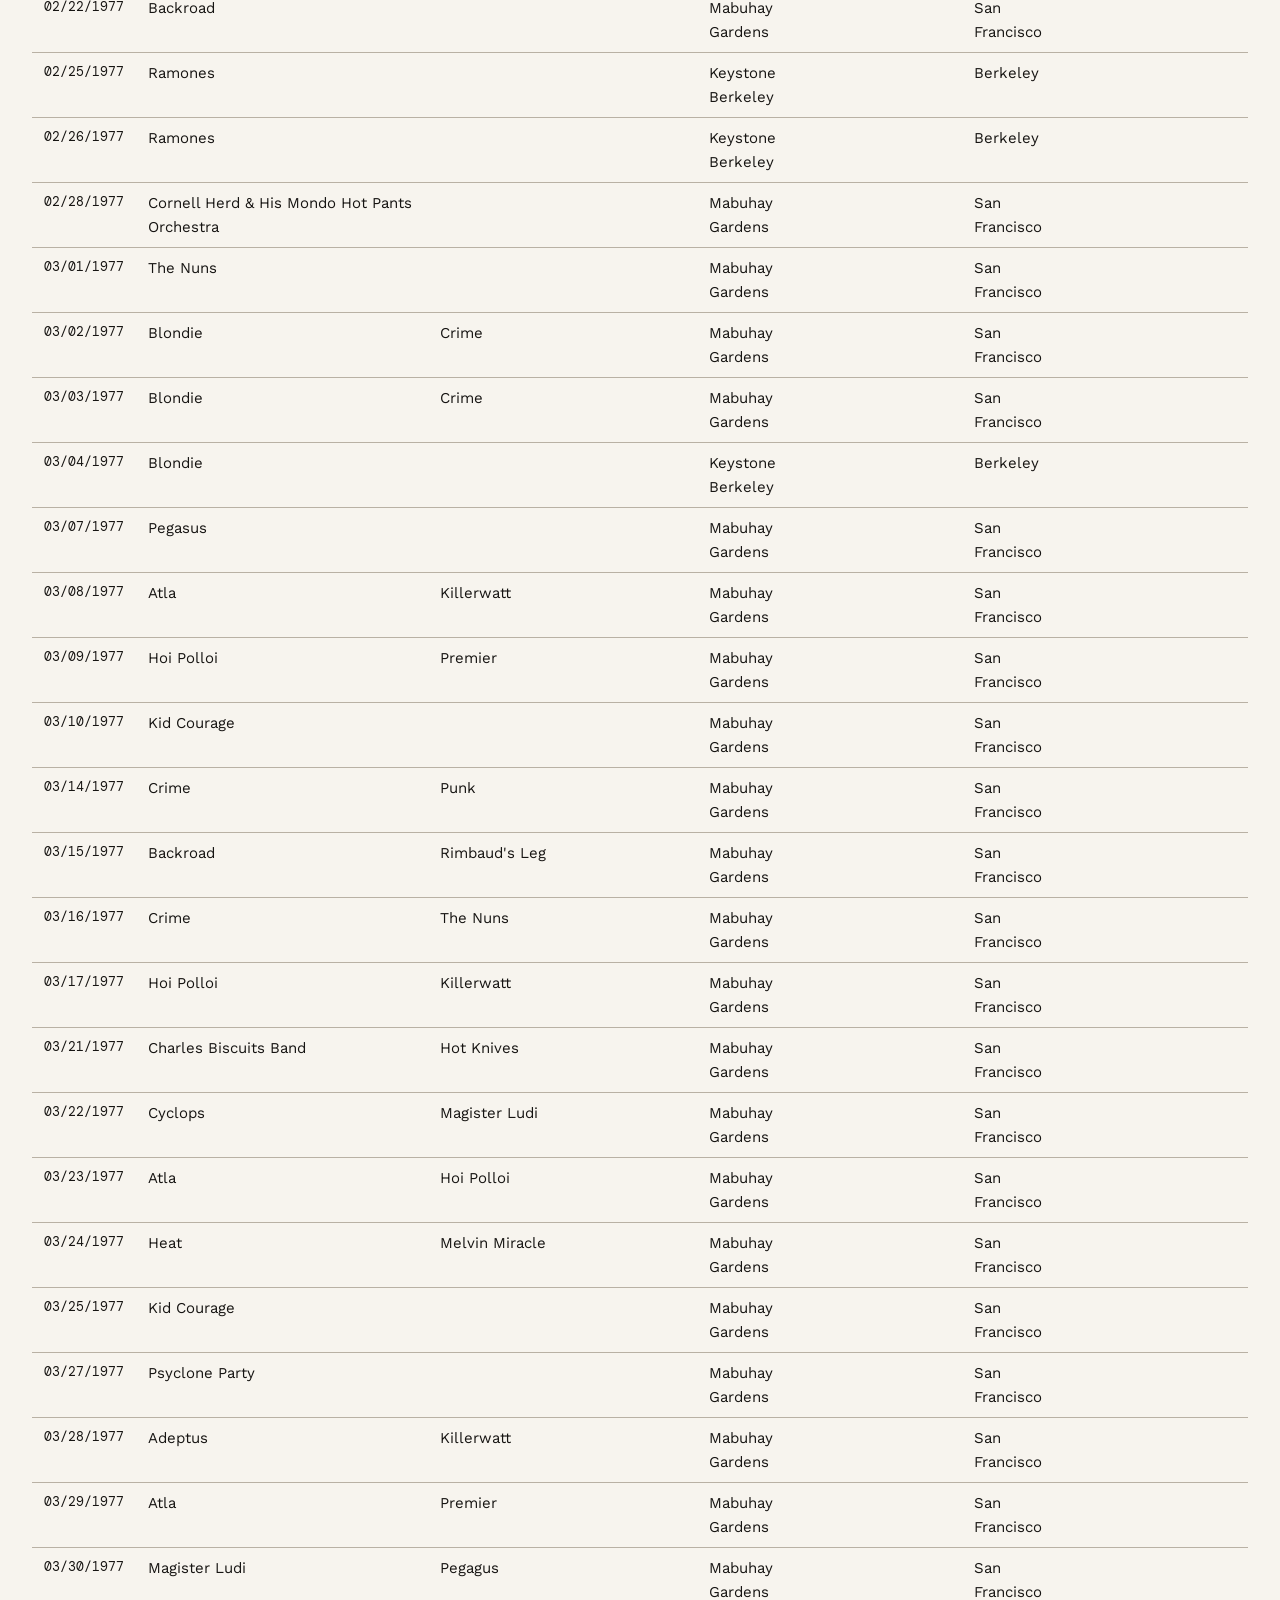
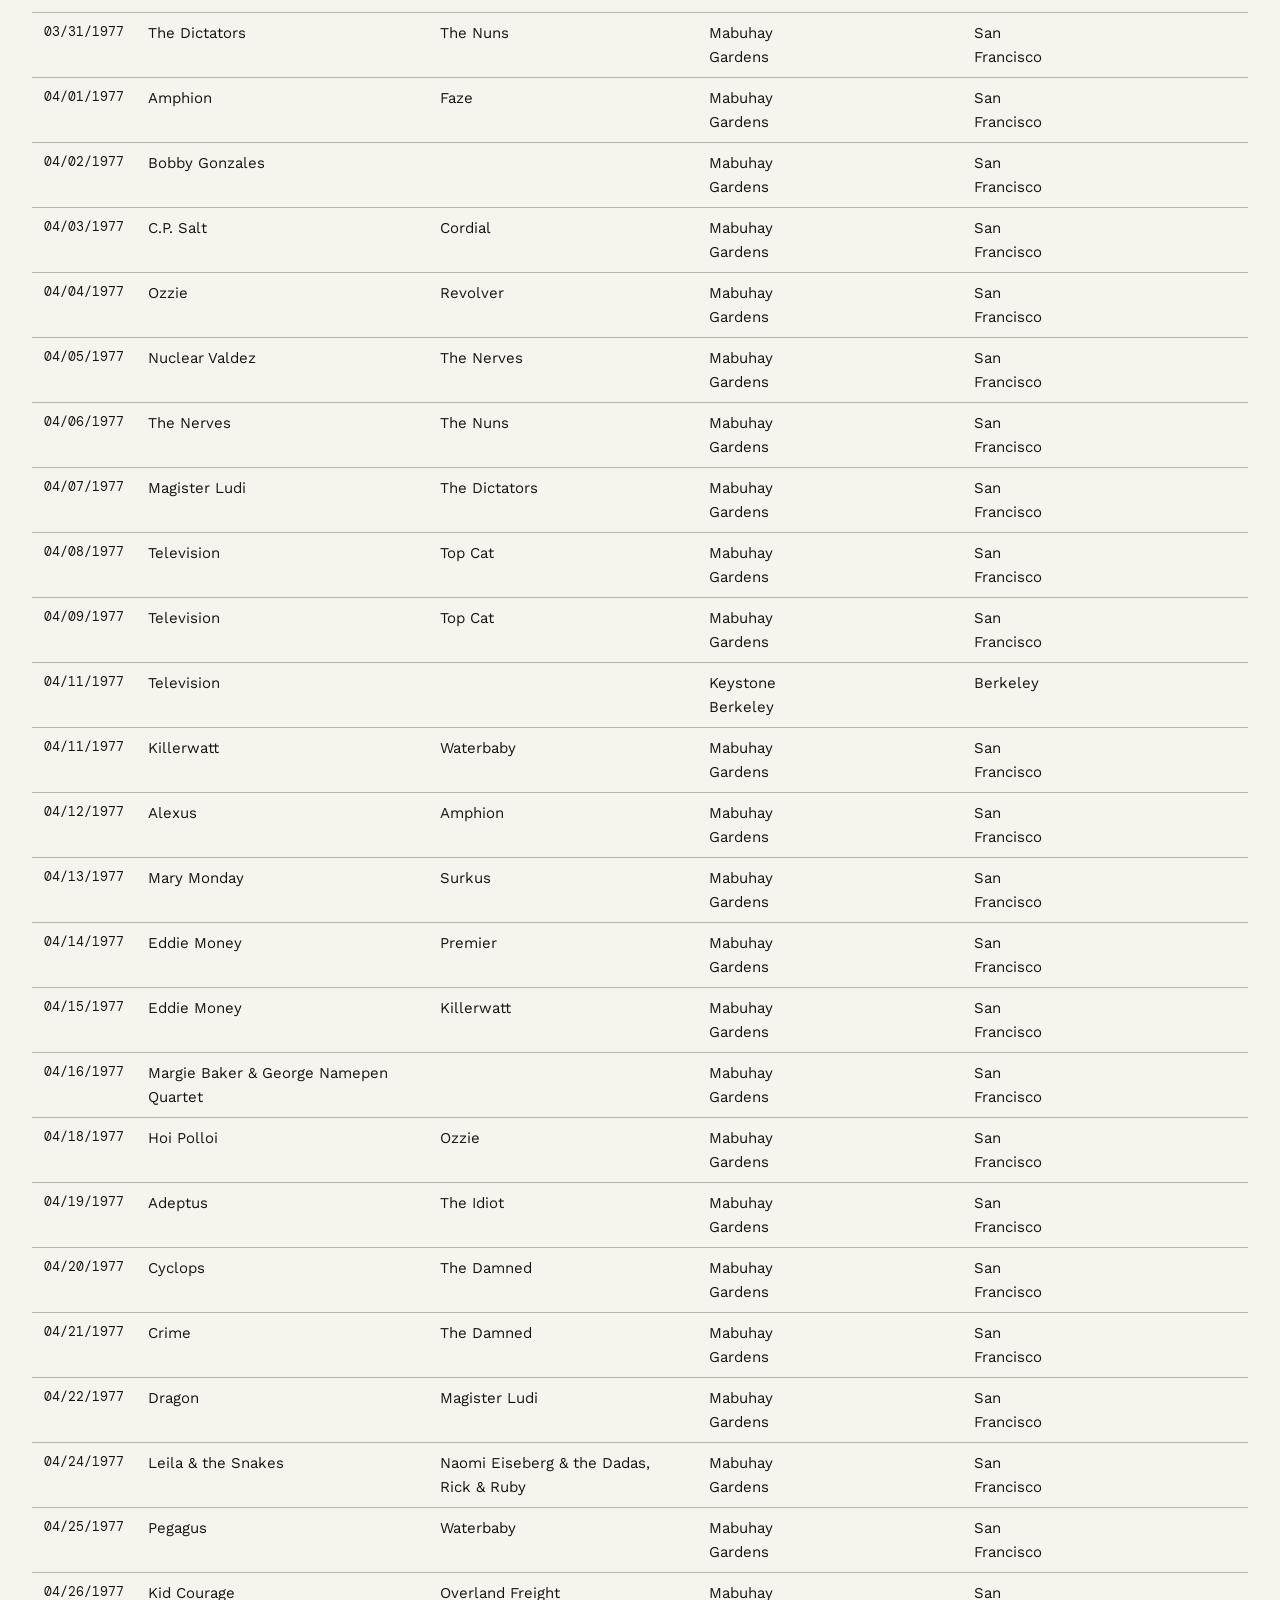
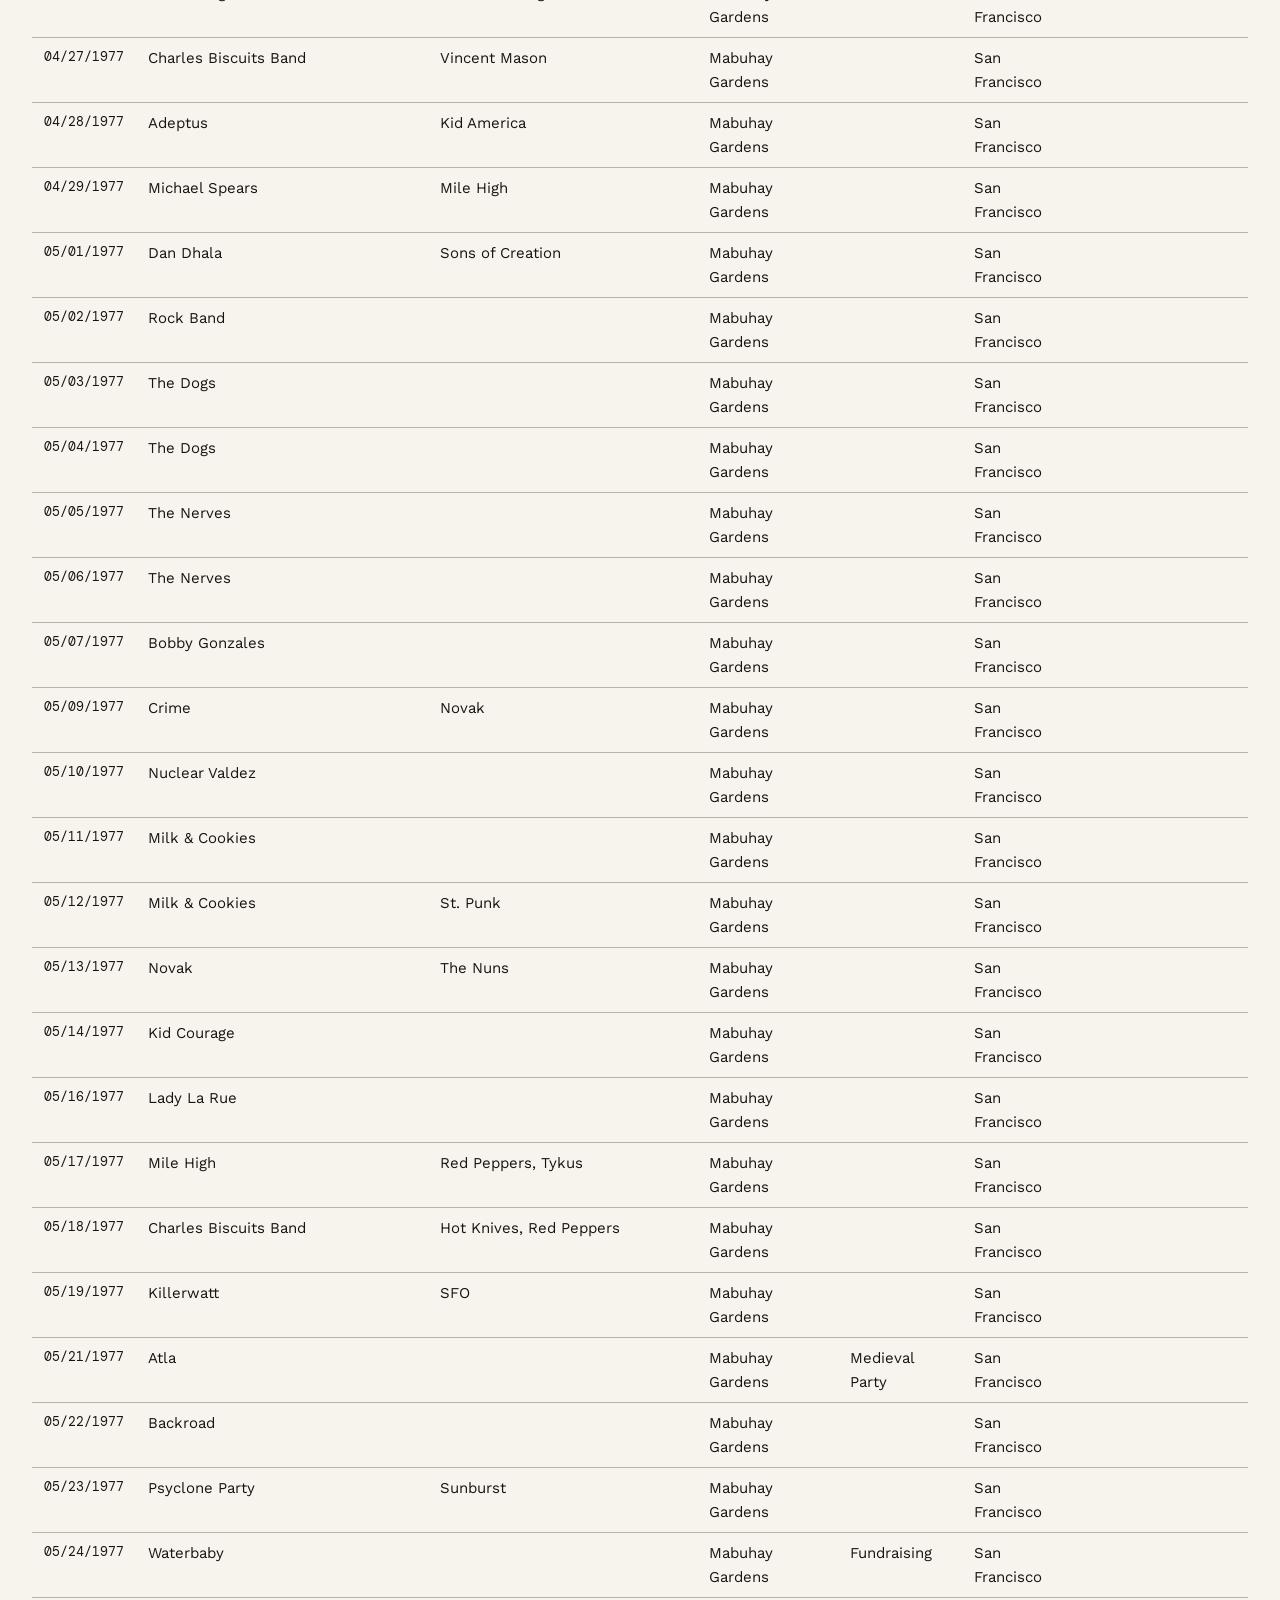
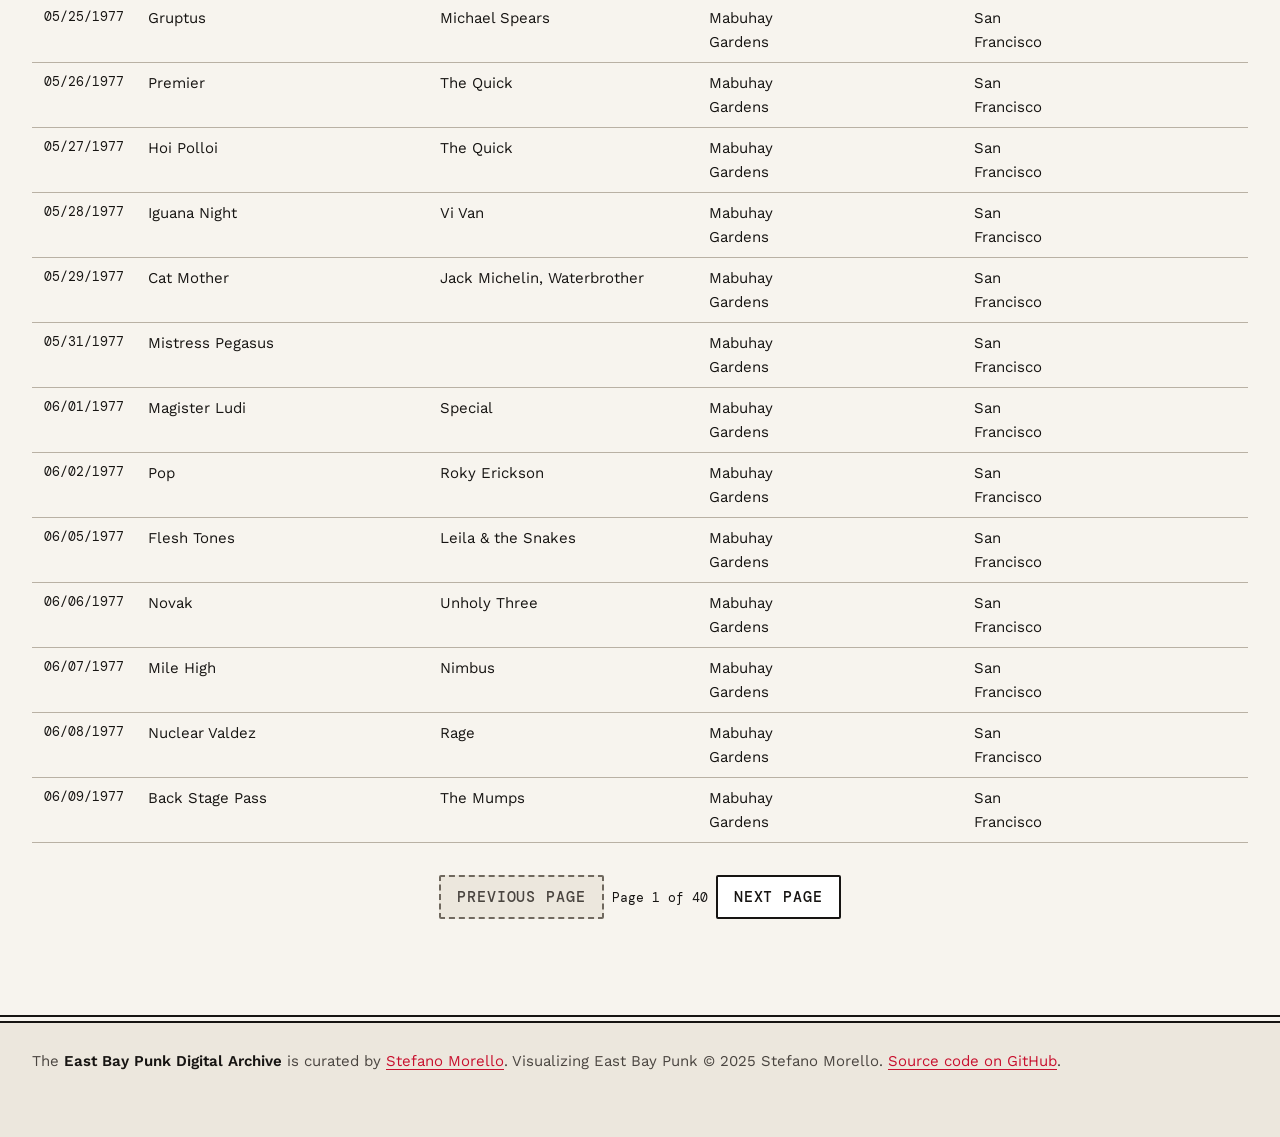
<file: shows.html>
<!DOCTYPE html>
<html lang="en" data-default-theme="light">
<head>
  <meta charset="UTF-8">
  <meta name="viewport" content="width=device-width, initial-scale=1.0">
  <title>Shows – VEBP</title>
  <meta name="color-scheme" content="light dark">
  <script>(function(d){var r=d.documentElement,t;try{t=localStorage.getItem("ebp-theme")}catch(e){}if(t!=="light"&&t!=="dark"){t=r.getAttribute("data-default-theme")==="dark"?"dark":"light"}r.setAttribute("data-theme",t);r.classList.add("ebp-js")})(document);</script>
  <script async src="https://www.googletagmanager.com/gtag/js?id=G-9QR1ELFD27"></script>
  <script>
    window.dataLayer = window.dataLayer || [];
    function gtag(){dataLayer.push(arguments);}
    gtag('js', new Date());
    gtag('config', 'G-9QR1ELFD27');
  </script>
  <link rel="stylesheet" href="shared/core/ebp-core.css">
  <link rel="stylesheet" href="shared/css/style.css">
  <style>
    .shows-filters .ebp-form-row { margin-bottom: 0; }
    .shows-filters .ebp-form-row > .ebp-field { flex: 1 1 13rem; }
    .shows-filters .vebp-actions { margin: var(--ebp-s-2) 0 0; }

    #eventTable { margin: 0; }
    #eventTable caption {
      caption-side: top;
      margin: 0 0 var(--ebp-s-2);
      color: var(--ebp-ink);
    }
    #eventTable:focus { outline: none; }
    #eventTable:focus-visible caption { outline: 3px solid var(--ebp-focus); outline-offset: 2px; }
    #eventTable th {
      position: sticky;
      top: 0;
      z-index: 1;
      background-color: var(--ebp-surface-2);
      color: var(--ebp-ink);
    }
    #eventTable td { font-size: var(--ebp-text-sm); }
    #eventTable tbody tr:hover td { background-color: var(--ebp-surface-2); }
    #eventTable td.shows-date { font-family: var(--ebp-font-mono); font-size: var(--ebp-text-xs); white-space: nowrap; padding-top: 0.6rem; }
    #eventTable td a { display: inline-flex; align-items: center; min-height: 1.75rem; }
    .shows-message { text-align: center; padding: var(--ebp-s-5); color: var(--ebp-ink); }

    .shows-pager {
      display: flex;
      flex-wrap: wrap;
      align-items: center;
      justify-content: center;
      gap: var(--ebp-s-3);
      margin: var(--ebp-s-5) 0 0;
      padding: 0;
      list-style: none;
    }
    .shows-pager li { margin: 0; }
    .shows-pager .ebp-pagination__status { margin: 0; color: var(--ebp-ink); }

    /* Narrow screens: each show becomes a card. Roles set in the markup/JS keep the
       table semantics even though the boxes are no longer table-displayed. */
    @media (max-width: 55.999rem) {
      #eventTable, #eventTable tbody, #eventTable tr, #eventTable td { display: block; }
      #eventTable thead {
        position: absolute;
        width: 1px; height: 1px;
        overflow: hidden;
        clip-path: inset(50%);
        white-space: nowrap;
      }
      #eventTable tbody tr {
        margin-bottom: var(--ebp-s-3);
        padding: var(--ebp-s-3) var(--ebp-s-4);
        background-color: var(--ebp-surface);
        border: var(--ebp-rule) solid var(--ebp-ink);
        border-radius: var(--ebp-radius);
      }
      #eventTable tbody tr:hover td { background-color: transparent; }
      #eventTable td {
        display: grid;
        grid-template-columns: 7.5rem minmax(0, 1fr);
        gap: var(--ebp-s-2);
        padding: var(--ebp-s-1) 0;
        border-bottom: 0;
      }
      #eventTable td::before {
        content: attr(data-label);
        font-family: var(--ebp-font-mono);
        font-size: var(--ebp-text-xs);
        font-weight: 500;
        text-transform: uppercase;
        letter-spacing: 0.06em;
        color: var(--ebp-ink-2);
        padding-top: 0.15rem;
      }
      #eventTable td:empty { display: none; }
      #eventTable td.shows-message { display: block; }
      #eventTable td.shows-message::before { content: none; }
    }
  </style>
</head>
<body>
  <a class="ebp-skip" href="#content">Skip to main content</a>
  <div id="nav-placeholder" class="vebp-header-slot"><noscript>
<header class="ebp-header">
  <div class="ebp-header__bar">
    <a class="ebp-brand" href="https://eastbaypunkda.com/"><img class="ebp-brand__logo" src="shared/core/img/logo.png" alt="" width="60" height="40"><span class="ebp-brand__name">East Bay Punk <span>Digital Archive</span></span></a>
    <nav id="ebp-nav" class="ebp-nav" aria-label="Main">
      <ul class="ebp-nav__list">
        <li><a href="https://eastbaypunkda.com/s/east-bay-punk-digital-archive/item-set">Collections</a></li>
        <li><a href="https://eastbaypunkda.com/s/east-bay-punk-digital-archive/item">Items</a></li>
        <li><a href="https://eastbaypunkda.com/vebp/" aria-current="true">VEBP</a></li>
        <li><a href="https://eastbaypunkda.com/toolkit/">Toolkit</a></li>
        <li><a href="https://eastbaypunkda.com/s/east-bay-punk-digital-archive/page/ethics">Ethics</a></li>
        <li><a href="https://eastbaypunkda.com/s/east-bay-punk-digital-archive/page/about">About</a></li>
      </ul>
    </nav>
  </div>
  <nav class="ebp-subnav" aria-label="Visualizing East Bay Punk">
    <a class="ebp-subnav__title" href="index.html">Visualizing East Bay Punk</a>
    <ul class="ebp-subnav__list">
      <li><a href="people.html">People</a></li>
      <li><a href="places.html">Places</a></li>
      <li><a href="words.html">Words</a></li>
      <li><a href="shows.html" aria-current="page">Shows</a></li>
      <li><a href="gilman.html">Gilman</a></li>
    </ul>
  </nav>
</header>
</noscript></div>

  <main id="content" tabindex="-1" class="vebp-main">
    <div class="vebp-page-head">
      <h1>Shows 1976&ndash;1995</h1>
      <p>This database aggregates historical East Bay punk events from various sources. Type an artist name to filter. Use venue/city dropdowns and date range to narrow results.</p>
    </div>

    <form class="vebp-panel shows-filters" role="search" aria-label="Filter shows" id="filters-form">
      <div class="ebp-form-row">
        <div class="ebp-field vebp-combo">
          <label for="artistFilter">Artist</label>
          <input type="text" id="artistFilter" placeholder="Type to search..." autocomplete="off">
        </div>
        <div class="ebp-field">
          <label for="venueFilter">Venue</label>
          <select id="venueFilter"><option value="">All Venues</option></select>
        </div>
        <div class="ebp-field">
          <label for="cityFilter">City</label>
          <select id="cityFilter"><option value="">All Cities</option></select>
        </div>
      </div>
      <div class="ebp-form-row">
        <div class="ebp-field">
          <label for="startDateFilter">Start Date</label>
          <input type="date" id="startDateFilter">
        </div>
        <div class="ebp-field">
          <label for="endDateFilter">End Date</label>
          <input type="date" id="endDateFilter">
        </div>
      </div>
      <div class="vebp-actions">
        <button type="button" id="clearFilters" class="ebp-btn ebp-btn--ghost">Clear Filters</button>
        <button type="button" id="helpButton" class="ebp-btn ebp-btn--ghost" aria-haspopup="dialog">Help</button>
      </div>
    </form>

    <p class="vebp-status" id="results-status" role="status" aria-live="polite">Loading shows…</p>

    <table id="eventTable" role="table" tabindex="-1">
      <caption id="table-caption">Shows matching the filters, oldest first</caption>
      <thead role="rowgroup">
        <tr role="row">
          <th scope="col" role="columnheader">Date</th>
          <th scope="col" role="columnheader">Primary Artist</th>
          <th scope="col" role="columnheader">Played With</th>
          <th scope="col" role="columnheader">Venue</th>
          <th scope="col" role="columnheader">Event</th>
          <th scope="col" role="columnheader">City</th>
          <th scope="col" role="columnheader">Flyer</th>
          <th scope="col" role="columnheader">Recording</th>
        </tr>
      </thead>
      <tbody role="rowgroup"></tbody>
    </table>

    <nav class="ebp-pagination" id="pagination" aria-label="Results pages"></nav>
  </main>

  <dialog class="help-overlay" id="helpOverlay" aria-labelledby="help-title">
    <div class="help-content">
      <button type="button" class="ebp-btn ebp-btn--sm help-close" data-dialog-close>Close</button>
      <h2 id="help-title">Help</h2>
      <p>This database aggregates historical East Bay punk events from various sources.</p>
      <p><strong>How to search:</strong><br>
        Type an artist name to filter. Use venue/city dropdowns and date range to narrow results.</p>
      <p><strong>Sources:</strong><br>
        <a href="https://www.setlist.fm">SetList.fm</a>;
        <a href="https://digital.library.cornell.edu/catalog?f%5Barchival_collection_tesim%5D%5B%5D=Aaron+Cometbus+Punk+and+Underground+Press+Collection&search_field=all_fields">Aaron Cometbus Collection</a> at Cornell;
        Brian Edge, <em>924 Gilman: The Story So Far</em>, 2004;
        Dirk Dirksen, <em>Shut Up You Animals!!!</em>, 2021.
      </p>
    </div>
  </dialog>

  <div id="footer-placeholder" class="vebp-footer-slot"><noscript>
<footer class="ebp-footer">
  <p>The <strong>East Bay Punk Digital Archive</strong> is curated by <a href="https://stefanomorello.com">Stefano Morello</a>. Visualizing East Bay Punk &copy; 2025 Stefano Morello. <a href="https://github.com/smorello87/vebp">Source code on GitHub</a>.</p>
</footer>
</noscript></div>
  <script src="shared/core/ebp-core.js"></script>
  <script src="shared/js/vebp.js"></script>
  <script src="shared/js/components.js"></script>
  <script>
    let events = [];
    let displayEvents = [];
    let artists = new Set();
    let venues = new Set();
    let cities = new Set();
    let artistArray = [];
    let currentPage = 1;
    const rowsPerPage = 100;
    const COLS = ['Date', 'Primary Artist', 'Played With', 'Venue', 'Event', 'City', 'Flyer', 'Recording'];
    const statusEl = document.getElementById('results-status');
    const captionEl = document.getElementById('table-caption');
    const reduced = VEBP.reducedMotion();

    function formatDate(dateStr) {
      const parts = dateStr.split('-');
      if (parts.length !== 3) return dateStr;
      return parts[1] + '/' + parts[2] + '/' + parts[0];
    }

    function stripLeadingThe(name) {
      return name.replace(/^the\s+/i, '').trim();
    }

    fetch("data/events.json")
      .then(r => { if (!r.ok) throw new Error('HTTP ' + r.status); return r.json(); })
      .then(data => {
        events = data;
        events.forEach(event => {
          if (event.Artist) artists.add(event.Artist);
          if (event.Venue) venues.add(event.Venue);
          if (event.City) cities.add(event.City);
        });
        populateFilters();
        document.getElementById('startDateFilter').value = "1976-01-01";
        document.getElementById('endDateFilter').value = "1995-12-31";
        applyFilters();
      })
      .catch(err => {
        console.error("Error loading events:", err);
        const tbody = document.querySelector('#eventTable tbody');
        const tr = document.createElement('tr');
        tr.setAttribute('role', 'row');
        const td = document.createElement('td');
        td.setAttribute('role', 'cell');
        td.setAttribute('colspan', '8');
        td.className = 'shows-message';
        td.textContent = 'Failed to load event data.';
        tr.appendChild(td);
        tbody.appendChild(tr);
        VEBP.announce(statusEl, 'Failed to load event data.');
      });

    function populateFilters() {
      artistArray = Array.from(artists).sort((a, b) => stripLeadingThe(a).localeCompare(stripLeadingThe(b)));
      const venueFilter = document.getElementById('venueFilter');
      Array.from(venues).sort().forEach(v => {
        const opt = document.createElement('option'); opt.value = v; opt.textContent = v;
        venueFilter.appendChild(opt);
      });
      const cityFilter = document.getElementById('cityFilter');
      Array.from(cities).sort().forEach(c => {
        const opt = document.createElement('option'); opt.value = c; opt.textContent = c;
        cityFilter.appendChild(opt);
      });
    }

    VEBP.combobox(document.getElementById('artistFilter'), {
      listLabel: 'Matching artists',
      noun: 'artist',
      source: q => { const v = q.toLowerCase(); return artistArray.filter(a => a.toLowerCase().includes(v)).slice(0, 20); },
      onSelect: () => applyFilters()
    });
    let filterTimer = null;
    document.getElementById('artistFilter').addEventListener('input', () => { clearTimeout(filterTimer); filterTimer = setTimeout(applyFilters, 150); });
    document.getElementById('filters-form').addEventListener('submit', e => { e.preventDefault(); applyFilters(); });

    function groupEvents(eventsArray) {
      const groups = {};
      eventsArray.forEach(event => {
        const key = event.Date + '|' + event.Venue + '|' + event['Event Name'];
        if (!groups[key]) {
          groups[key] = {
            Date: event.Date, 'Event Name': event['Event Name'], Venue: event.Venue,
            City: event.City, 'Link to Flyer': event['Link to Flyer'] || '',
            'Link to Recording': event['Link to Recording'] || '', Artists: new Set()
          };
        } else {
          if (!groups[key]['Link to Flyer'] && event['Link to Flyer']) groups[key]['Link to Flyer'] = event['Link to Flyer'];
          if (!groups[key]['Link to Recording'] && event['Link to Recording']) groups[key]['Link to Recording'] = event['Link to Recording'];
        }
        groups[key].Artists.add(event.Artist);
      });
      return Object.values(groups).map(g => { g.Artists = Array.from(g.Artists).sort(); return g; }).sort((a, b) => a.Date.localeCompare(b.Date));
    }

    function createCell(text, col) {
      const td = document.createElement('td');
      td.setAttribute('role', 'cell');
      td.dataset.label = COLS[col];
      td.textContent = text;
      return td;
    }

    function createLinkCell(url, label, col, context) {
      const td = document.createElement('td');
      td.setAttribute('role', 'cell');
      td.dataset.label = COLS[col];
      if (url && (url.startsWith('http://') || url.startsWith('https://'))) {
        const a = document.createElement('a');
        a.href = url;
        a.target = '_blank';
        a.rel = 'noopener noreferrer';
        a.textContent = label;
        const extra = document.createElement('span');
        extra.className = 'ebp-vh';
        extra.textContent = ' ' + context + ' (opens in a new tab)';
        a.appendChild(extra);
        td.appendChild(a);
      }
      return td;
    }

    function populateTable(pageData) {
      const tbody = document.querySelector('#eventTable tbody');
      tbody.textContent = '';
      const fragment = document.createDocumentFragment();
      const selectedArtist = document.getElementById('artistFilter').value;
      pageData.forEach(group => {
        let primary = '', playedWith = '';
        if (selectedArtist && group.Artists.some(a => a.toLowerCase() === selectedArtist.toLowerCase())) {
          primary = group.Artists.find(a => a.toLowerCase() === selectedArtist.toLowerCase()) || selectedArtist;
          playedWith = group.Artists.filter(a => a.toLowerCase() !== selectedArtist.toLowerCase()).join(", ");
        } else {
          primary = group.Artists[0];
          playedWith = group.Artists.slice(1).join(", ");
        }
        const when = formatDate(group.Date) + ', ' + (group.Venue || '');
        const row = document.createElement('tr');
        row.setAttribute('role', 'row');
        const dateCell = createCell(formatDate(group.Date), 0);
        dateCell.className = 'shows-date';
        row.appendChild(dateCell);
        row.appendChild(createCell(primary, 1));
        row.appendChild(createCell(playedWith, 2));
        row.appendChild(createCell(group.Venue, 3));
        row.appendChild(createCell(group['Event Name'], 4));
        row.appendChild(createCell(group.City, 5));
        row.appendChild(createLinkCell(group['Link to Flyer'], 'View', 6, 'flyer, ' + when));
        row.appendChild(createLinkCell(group['Link to Recording'], 'Listen', 7, 'to recording, ' + when));
        fragment.appendChild(row);
      });
      tbody.appendChild(fragment);
    }

    function renderPagination() {
      const nav = document.getElementById('pagination');
      nav.textContent = '';
      const totalPages = Math.ceil(displayEvents.length / rowsPerPage);
      if (totalPages <= 1) { nav.hidden = true; return; }
      nav.hidden = false;
      const ul = document.createElement('ul');
      ul.className = 'shows-pager';
      const li = el => { const x = document.createElement('li'); x.appendChild(el); ul.appendChild(x); };
      const prev = document.createElement('button'); prev.type = 'button'; prev.textContent = "Previous page"; prev.className = "ebp-btn";
      prev.disabled = currentPage === 1;
      prev.addEventListener('click', () => { if (currentPage > 1) { currentPage--; updateTable(true); } });
      li(prev);
      const span = document.createElement('span');
      span.className = 'ebp-pagination__status';
      span.textContent = 'Page ' + currentPage + ' of ' + totalPages;
      li(span);
      const next = document.createElement('button'); next.type = 'button'; next.textContent = "Next page"; next.className = "ebp-btn";
      next.disabled = currentPage === totalPages;
      next.addEventListener('click', () => { if (currentPage < totalPages) { currentPage++; updateTable(true); } });
      li(next);
      nav.appendChild(ul);
    }

    function describe() {
      const total = displayEvents.length;
      if (!total) return 'No shows match these filters.';
      const start = (currentPage - 1) * rowsPerPage + 1;
      const end = Math.min(total, currentPage * rowsPerPage);
      return total.toLocaleString('en-US') + (total === 1 ? ' show matches' : ' shows match') + '. Showing ' + start + '–' + end + '.';
    }

    function updateTable(fromPager) {
      const start = (currentPage - 1) * rowsPerPage;
      populateTable(displayEvents.slice(start, start + rowsPerPage));
      renderPagination();
      const totalPages = Math.max(1, Math.ceil(displayEvents.length / rowsPerPage));
      captionEl.textContent = 'Shows matching the filters, oldest first — page ' + currentPage + ' of ' + totalPages;
      VEBP.announce(statusEl, describe());
      if (fromPager) {
        const table = document.getElementById('eventTable');
        table.scrollIntoView({ behavior: reduced ? 'auto' : 'smooth', block: 'start' });
        table.focus({ preventScroll: true });
      }
    }

    function applyFilters() {
      const startDate = document.getElementById('startDateFilter').value || null;
      const endDate = document.getElementById('endDateFilter').value || null;
      const artistFilter = document.getElementById('artistFilter').value;
      const venueFilter = document.getElementById('venueFilter').value;
      const cityFilter = document.getElementById('cityFilter').value;
      const filtered = events.filter(e => {
        return (!startDate || e.Date >= startDate) && (!endDate || e.Date <= endDate) &&
          (!venueFilter || e.Venue === venueFilter) && (!cityFilter || e.City === cityFilter);
      });
      let grouped = groupEvents(filtered);
      if (artistFilter) {
        const lower = artistFilter.toLowerCase();
        grouped = grouped.filter(g => g.Artists.some(a => a.toLowerCase().includes(lower)));
      }
      displayEvents = grouped;
      currentPage = 1;
      updateTable(false);
    }

    document.getElementById('startDateFilter').addEventListener('input', applyFilters);
    document.getElementById('endDateFilter').addEventListener('input', applyFilters);
    document.getElementById('venueFilter').addEventListener('change', applyFilters);
    document.getElementById('cityFilter').addEventListener('change', applyFilters);
    document.getElementById('clearFilters').addEventListener('click', () => {
      document.getElementById('startDateFilter').value = "";
      document.getElementById('endDateFilter').value = "";
      document.getElementById('artistFilter').value = "";
      document.getElementById('venueFilter').value = "";
      document.getElementById('cityFilter').value = "";
      applyFilters();
    });

    const helpOverlay = VEBP.dialog(document.getElementById('helpOverlay'));
    document.getElementById('helpButton').addEventListener('click', e => VEBP.openDialog(helpOverlay, e.currentTarget));
  </script>
</body>
</html>
</file>
<file: shared/core/ebp-core.css>
/*!
 * ebp-core.css — shared identity for the East Bay Punk Digital Archive,
 * Visualizing East Bay Punk and the Punk Archiving Toolkit.
 * Single source of truth: core/. Copies are made by scripts/sync-core.sh — edit core only.
 * Contract: docs/design.md. Plain CSS, no build step.
 * Fonts resolve relative to this file (fonts/…), so copy the css + fonts/ folder together.
 */

/* ==========================================================================
   1. Fonts (self-hosted, relative URLs)
   ========================================================================== */
/* Bebas Neue, Work Sans (variable 100–900, roman + italic), DM Mono 400/500 — SIL OFL 1.1
   (licences in fonts/*-OFL.txt). Source: @fontsource 5.1.0. latin + latin-ext subsets. */
/* Hand-lettered face for the "Digital Archive" wordmark only (to sit with the hand-drawn logo). */
@font-face {
  font-family: "Covered By Your Grace";
  src: url("fonts/covered-by-your-grace-400-latin.woff2") format("woff2");
  font-weight: 400;
  font-style: normal;
  font-display: swap;
}
@font-face {
  font-family: "Bebas Neue";
  src: url("fonts/bebas-neue-400-latin-ext.woff2") format("woff2");
  font-weight: 400;
  font-style: normal;
  font-display: swap;
  unicode-range: U+0100-02BA, U+02BD-02C5, U+02C7-02CC, U+02CE-02D7, U+02DD-02FF, U+0304, U+0308, U+0329, U+1D00-1DBF, U+1E00-1E9F, U+1EF2-1EFF, U+2020, U+20A0-20AB, U+20AD-20C0, U+2113, U+2C60-2C7F, U+A720-A7FF;
}
@font-face {
  font-family: "Bebas Neue";
  src: url("fonts/bebas-neue-400-latin.woff2") format("woff2");
  font-weight: 400;
  font-style: normal;
  font-display: swap;
  unicode-range: U+0000-00FF, U+0131, U+0152-0153, U+02BB-02BC, U+02C6, U+02DA, U+02DC, U+0304, U+0308, U+0329, U+2000-206F, U+20AC, U+2122, U+2191, U+2193, U+2212, U+2215, U+FEFF, U+FFFD;
}
@font-face {
  font-family: "Work Sans";
  src: url("fonts/work-sans-var-latin-ext.woff2") format("woff2-variations"),
       url("fonts/work-sans-var-latin-ext.woff2") format("woff2");
  font-weight: 100 900;
  font-style: normal;
  font-display: swap;
  unicode-range: U+0100-02BA, U+02BD-02C5, U+02C7-02CC, U+02CE-02D7, U+02DD-02FF, U+0304, U+0308, U+0329, U+1D00-1DBF, U+1E00-1E9F, U+1EF2-1EFF, U+2020, U+20A0-20AB, U+20AD-20C0, U+2113, U+2C60-2C7F, U+A720-A7FF;
}
@font-face {
  font-family: "Work Sans";
  src: url("fonts/work-sans-var-latin.woff2") format("woff2-variations"),
       url("fonts/work-sans-var-latin.woff2") format("woff2");
  font-weight: 100 900;
  font-style: normal;
  font-display: swap;
  unicode-range: U+0000-00FF, U+0131, U+0152-0153, U+02BB-02BC, U+02C6, U+02DA, U+02DC, U+0304, U+0308, U+0329, U+2000-206F, U+20AC, U+2122, U+2191, U+2193, U+2212, U+2215, U+FEFF, U+FFFD;
}
@font-face {
  font-family: "Work Sans";
  src: url("fonts/work-sans-var-italic-latin-ext.woff2") format("woff2-variations"),
       url("fonts/work-sans-var-italic-latin-ext.woff2") format("woff2");
  font-weight: 100 900;
  font-style: italic;
  font-display: swap;
  unicode-range: U+0100-02BA, U+02BD-02C5, U+02C7-02CC, U+02CE-02D7, U+02DD-02FF, U+0304, U+0308, U+0329, U+1D00-1DBF, U+1E00-1E9F, U+1EF2-1EFF, U+2020, U+20A0-20AB, U+20AD-20C0, U+2113, U+2C60-2C7F, U+A720-A7FF;
}
@font-face {
  font-family: "Work Sans";
  src: url("fonts/work-sans-var-italic-latin.woff2") format("woff2-variations"),
       url("fonts/work-sans-var-italic-latin.woff2") format("woff2");
  font-weight: 100 900;
  font-style: italic;
  font-display: swap;
  unicode-range: U+0000-00FF, U+0131, U+0152-0153, U+02BB-02BC, U+02C6, U+02DA, U+02DC, U+0304, U+0308, U+0329, U+2000-206F, U+20AC, U+2122, U+2191, U+2193, U+2212, U+2215, U+FEFF, U+FFFD;
}
@font-face {
  font-family: "DM Mono";
  src: url("fonts/dm-mono-400-latin-ext.woff2") format("woff2");
  font-weight: 400;
  font-style: normal;
  font-display: swap;
  unicode-range: U+0100-02BA, U+02BD-02C5, U+02C7-02CC, U+02CE-02D7, U+02DD-02FF, U+0304, U+0308, U+0329, U+1D00-1DBF, U+1E00-1E9F, U+1EF2-1EFF, U+2020, U+20A0-20AB, U+20AD-20C0, U+2113, U+2C60-2C7F, U+A720-A7FF;
}
@font-face {
  font-family: "DM Mono";
  src: url("fonts/dm-mono-400-latin.woff2") format("woff2");
  font-weight: 400;
  font-style: normal;
  font-display: swap;
  unicode-range: U+0000-00FF, U+0131, U+0152-0153, U+02BB-02BC, U+02C6, U+02DA, U+02DC, U+0304, U+0308, U+0329, U+2000-206F, U+20AC, U+2122, U+2191, U+2193, U+2212, U+2215, U+FEFF, U+FFFD;
}
@font-face {
  font-family: "DM Mono";
  src: url("fonts/dm-mono-500-latin-ext.woff2") format("woff2");
  font-weight: 500;
  font-style: normal;
  font-display: swap;
  unicode-range: U+0100-02BA, U+02BD-02C5, U+02C7-02CC, U+02CE-02D7, U+02DD-02FF, U+0304, U+0308, U+0329, U+1D00-1DBF, U+1E00-1E9F, U+1EF2-1EFF, U+2020, U+20A0-20AB, U+20AD-20C0, U+2113, U+2C60-2C7F, U+A720-A7FF;
}
@font-face {
  font-family: "DM Mono";
  src: url("fonts/dm-mono-500-latin.woff2") format("woff2");
  font-weight: 500;
  font-style: normal;
  font-display: swap;
  unicode-range: U+0000-00FF, U+0131, U+0152-0153, U+02BB-02BC, U+02C6, U+02DA, U+02DC, U+0304, U+0308, U+0329, U+2000-206F, U+20AC, U+2122, U+2191, U+2193, U+2212, U+2215, U+FEFF, U+FFFD;
}
/* Metric-adjusted system fallbacks to limit layout shift while the web fonts load. */
@font-face {
  font-family: "Bebas Neue Fallback";
  src: local("Impact"), local("Arial Narrow Bold"), local("Haettenschweiler");
  size-adjust: 92%;
  ascent-override: 98%;
}
@font-face {
  font-family: "Work Sans Fallback";
  src: local("Arial"), local("Helvetica Neue"), local("Helvetica");
  size-adjust: 108%;
  ascent-override: 86%;
  descent-override: 23%;
}
@font-face {
  font-family: "DM Mono Fallback";
  src: local("Menlo"), local("Consolas"), local("Courier New");
  size-adjust: 95%;
}

/* ==========================================================================
   2. Tokens
   Light ("paper") is the default. Dark ("ink") applies via data-theme="dark",
   or — before JS runs / without JS — via the page default or the OS preference.
   The three dark blocks MUST stay identical; scripts/contrast-check.mjs verifies it.
   No colour values are allowed anywhere outside these blocks.
   ========================================================================== */
/* @tokens light */
:root,
[data-theme="light"] {
  color-scheme: light;
  --ebp-bg: #f7f4ee;
  --ebp-surface: #ffffff;
  --ebp-surface-2: #ece7dd;
  --ebp-ink: #161412;
  --ebp-ink-2: #4a4540;
  --ebp-border: #b9b1a4;
  --ebp-border-strong: #6f685e;
  --ebp-accent: #c8102e;
  --ebp-accent-hover: #9d0b22;
  --ebp-on-accent: #ffffff;
  --ebp-highlight: #b6f000;
  --ebp-on-highlight: #161412;
  --ebp-focus: #161412;
  --ebp-logo-tile: #161412;
  --ebp-grain-opacity: 0.05;
}
/* @end */

/* @tokens dark */
[data-theme="dark"] {
  color-scheme: dark;
  --ebp-bg: #0e0d0c;
  --ebp-surface: #1a1816;
  --ebp-surface-2: #25221f;
  --ebp-ink: #f3efe8;
  --ebp-ink-2: #b8b1a6;
  --ebp-border: #4a453f;
  --ebp-border-strong: #8a8378;
  --ebp-accent: #ff5a66;
  --ebp-accent-hover: #ff8088;
  --ebp-on-accent: #0e0d0c;
  --ebp-highlight: #b6f000;
  --ebp-on-highlight: #0e0d0c;
  --ebp-focus: #ffffff;
  --ebp-logo-tile: #000000;
  --ebp-grain-opacity: 0.06;
}
/* @end */

/* No data-theme yet (no JS): page default dark. Copy of the dark block. */
/* @tokens dark-copy */
:root:not([data-theme])[data-default-theme="dark"] {
  color-scheme: dark;
  --ebp-bg: #0e0d0c;
  --ebp-surface: #1a1816;
  --ebp-surface-2: #25221f;
  --ebp-ink: #f3efe8;
  --ebp-ink-2: #b8b1a6;
  --ebp-border: #4a453f;
  --ebp-border-strong: #8a8378;
  --ebp-accent: #ff5a66;
  --ebp-accent-hover: #ff8088;
  --ebp-on-accent: #0e0d0c;
  --ebp-highlight: #b6f000;
  --ebp-on-highlight: #0e0d0c;
  --ebp-focus: #ffffff;
  --ebp-logo-tile: #000000;
  --ebp-grain-opacity: 0.06;
}
/* @end */

/* No data-theme yet (no JS): explicit OS dark preference wins. Copy of the dark block. */
@media (prefers-color-scheme: dark) {
  /* @tokens dark-copy */
  :root:not([data-theme]) {
    color-scheme: dark;
    --ebp-bg: #0e0d0c;
    --ebp-surface: #1a1816;
    --ebp-surface-2: #25221f;
    --ebp-ink: #f3efe8;
    --ebp-ink-2: #b8b1a6;
    --ebp-border: #4a453f;
    --ebp-border-strong: #8a8378;
    --ebp-accent: #ff5a66;
    --ebp-accent-hover: #ff8088;
    --ebp-on-accent: #0e0d0c;
    --ebp-highlight: #b6f000;
    --ebp-on-highlight: #0e0d0c;
    --ebp-focus: #ffffff;
    --ebp-logo-tile: #000000;
    --ebp-grain-opacity: 0.06;
  }
  /* @end */
}

/* Mode-independent tokens: type, space, shape. */
:root {
  --ebp-font-display: "Bebas Neue", "Bebas Neue Fallback", Impact, "Arial Narrow", sans-serif;
  --ebp-font-body: "Work Sans", "Work Sans Fallback", system-ui, -apple-system, "Segoe UI", Arial, sans-serif;
  --ebp-font-mono: "DM Mono", "DM Mono Fallback", ui-monospace, Menlo, Consolas, monospace;

  --ebp-text-xs: 0.8125rem;   /* 13px — mono labels, never body copy */
  --ebp-text-sm: 0.9375rem;   /* 15px */
  --ebp-text-base: 1.0625rem; /* 17px */
  --ebp-text-lg: clamp(1.125rem, 1.05rem + 0.4vw, 1.3125rem);
  --ebp-text-h4: clamp(1.0625rem, 1rem + 0.3vw, 1.1875rem);
  --ebp-text-h3: clamp(1.25rem, 1.12rem + 0.6vw, 1.5rem);
  --ebp-text-h2: clamp(1.875rem, 1.5rem + 1.8vw, 2.75rem);
  --ebp-text-h1: clamp(2.5rem, 1.8rem + 3.4vw, 4.5rem);
  --ebp-text-display: clamp(3.25rem, 2rem + 6vw, 7.5rem);
  --ebp-leading: 1.6;
  --ebp-measure: 70ch;

  --ebp-s-1: 0.25rem;  /* 4px */
  --ebp-s-2: 0.5rem;   /* 8px */
  --ebp-s-3: 0.75rem;  /* 12px */
  --ebp-s-4: 1rem;     /* 16px */
  --ebp-s-5: 1.5rem;   /* 24px */
  --ebp-s-6: 2rem;     /* 32px */
  --ebp-s-7: 3rem;     /* 48px */
  --ebp-s-8: 4rem;     /* 64px */

  --ebp-radius: 2px;
  --ebp-rule: 2px;
  --ebp-rule-heavy: 4px;
  --ebp-shadow: 4px 4px 0 var(--ebp-ink);
  --ebp-shadow-sm: 2px 2px 0 var(--ebp-ink);
  --ebp-target: 44px;
  --ebp-max: 80rem;
  --ebp-gutter: clamp(1rem, 0.6rem + 2vw, 2rem);
  --ebp-ease: 120ms ease-out;
  --ebp-focus-ring: 0 0 0 2px var(--ebp-bg), 0 0 0 8px var(--ebp-highlight);
}

/* ==========================================================================
   3. Reset + base
   ========================================================================== */
*,
*::before,
*::after { box-sizing: border-box; }

html {
  -webkit-text-size-adjust: 100%;
  text-size-adjust: 100%;
  background-color: var(--ebp-bg);
  scroll-padding-top: var(--ebp-s-6);
}

body {
  margin: 0;
  min-height: 100vh;
  position: relative;
  isolation: isolate;
  background-color: var(--ebp-bg);
  color: var(--ebp-ink);
  font-family: var(--ebp-font-body);
  font-size: var(--ebp-text-base);
  line-height: var(--ebp-leading);
  font-weight: 400;
  font-kerning: normal;
  overflow-wrap: break-word;
  -webkit-font-smoothing: antialiased;
}

/* Photocopy grain: sits behind content (z-index -1), coloured by the ink token only.
   Off for reduced motion, more contrast, forced colours and print. */
body::before {
  content: "";
  position: fixed;
  inset: 0;
  z-index: -1;
  pointer-events: none;
  background-color: var(--ebp-ink);
  opacity: var(--ebp-grain-opacity);
  -webkit-mask-image: url("data:image/svg+xml,%3Csvg xmlns='http://www.w3.org/2000/svg' width='180' height='180'%3E%3Cfilter id='n'%3E%3CfeTurbulence type='fractalNoise' baseFrequency='.9' numOctaves='2' stitchTiles='stitch'/%3E%3CfeColorMatrix values='0 0 0 0 0 0 0 0 0 0 0 0 0 0 0 0 0 0 1.6 -.55'/%3E%3C/filter%3E%3Crect width='100%25' height='100%25' filter='url(%23n)'/%3E%3C/svg%3E");
  mask-image: url("data:image/svg+xml,%3Csvg xmlns='http://www.w3.org/2000/svg' width='180' height='180'%3E%3Cfilter id='n'%3E%3CfeTurbulence type='fractalNoise' baseFrequency='.9' numOctaves='2' stitchTiles='stitch'/%3E%3CfeColorMatrix values='0 0 0 0 0 0 0 0 0 0 0 0 0 0 0 0 0 0 1.6 -.55'/%3E%3C/filter%3E%3Crect width='100%25' height='100%25' filter='url(%23n)'/%3E%3C/svg%3E");
  -webkit-mask-size: 180px 180px;
  mask-size: 180px 180px;
}
.ebp-no-grain body::before { display: none; }

img,
svg,
video,
canvas,
iframe,
embed,
object { max-width: 100%; }
img,
video { height: auto; }
img { border-style: none; }
svg:not([fill]) { fill: currentColor; }

button,
input,
select,
textarea {
  font: inherit;
  color: inherit;
  letter-spacing: inherit;
}
button { cursor: pointer; }
[hidden] { display: none !important; }

main:focus { outline: none; }
main:focus-visible { outline: none; }

::selection {
  background-color: var(--ebp-highlight);
  color: var(--ebp-on-highlight);
}

/* ==========================================================================
   4. Typography
   ========================================================================== */
h1, h2, h3, h4, h5, h6 {
  margin: 0 0 var(--ebp-s-4);
  color: var(--ebp-ink);
  text-wrap: balance;
}
h1, h2 {
  font-family: var(--ebp-font-display);
  font-weight: 400;
  text-transform: uppercase;
  letter-spacing: 0.01em;
  line-height: 0.95;
}
h1 { font-size: var(--ebp-text-h1); }
h2 { font-size: var(--ebp-text-h2); margin-top: var(--ebp-s-7); }
h1 + h2 { margin-top: var(--ebp-s-5); }
h3, h4, h5, h6 {
  font-family: var(--ebp-font-body);
  font-weight: 700;
  line-height: 1.25;
  letter-spacing: -0.005em;
}
h3 { font-size: var(--ebp-text-h3); margin-top: var(--ebp-s-6); }
h4 { font-size: var(--ebp-text-h4); margin-top: var(--ebp-s-5); }
h5, h6 { font-size: var(--ebp-text-base); margin-top: var(--ebp-s-5); }

p, ul, ol, dl, blockquote, figure, pre, table { margin: 0 0 var(--ebp-s-4); }

a {
  color: var(--ebp-accent);
  text-decoration-line: underline;
  text-decoration-thickness: 1px;
  text-underline-offset: 0.18em;
}
a:hover {
  color: var(--ebp-accent-hover);
  text-decoration-thickness: 2px;
}

strong, b { font-weight: 700; }
small { font-size: var(--ebp-text-sm); }
hr {
  border: 0;
  border-top: var(--ebp-rule) solid var(--ebp-ink);
  margin: var(--ebp-s-6) 0;
}
code, kbd, samp, pre {
  font-family: var(--ebp-font-mono);
  font-size: 0.92em;
}
code, kbd {
  background-color: var(--ebp-surface-2);
  color: var(--ebp-ink);
  padding: 0.1em 0.35em;
  border-radius: var(--ebp-radius);
}
pre {
  background-color: var(--ebp-surface-2);
  color: var(--ebp-ink);
  padding: var(--ebp-s-4);
  overflow-x: auto;
  border-left: var(--ebp-rule-heavy) solid var(--ebp-ink);
}
pre code { background: none; padding: 0; }
figcaption,
caption {
  font-family: var(--ebp-font-mono);
  font-size: var(--ebp-text-xs);
  color: var(--ebp-ink-2);
  letter-spacing: 0.02em;
  margin-top: var(--ebp-s-2);
}
table {
  border-collapse: collapse;
  width: 100%;
}
th, td {
  text-align: left;
  vertical-align: top;
  padding: var(--ebp-s-2) var(--ebp-s-3);
  border-bottom: 1px solid var(--ebp-border);
}
th {
  font-family: var(--ebp-font-mono);
  font-size: var(--ebp-text-xs);
  font-weight: 500;
  text-transform: uppercase;
  letter-spacing: 0.06em;
  border-bottom: var(--ebp-rule) solid var(--ebp-ink);
}
caption { caption-side: bottom; text-align: left; }

/* Utility text styles */
.ebp-display {
  font-family: var(--ebp-font-display);
  font-size: var(--ebp-text-display);
  font-weight: 400;
  line-height: 0.9;
  text-transform: uppercase;
}
.ebp-label {
  font-family: var(--ebp-font-mono);
  font-size: var(--ebp-text-xs);
  font-weight: 500;
  text-transform: uppercase;
  letter-spacing: 0.08em;
  color: var(--ebp-ink-2);
}
.ebp-lede {
  font-size: var(--ebp-text-lg);
  line-height: 1.5;
  max-width: 60ch;
}
.ebp-muted { color: var(--ebp-ink-2); }

/* ==========================================================================
   5. Focus + skip link + visually hidden
   ========================================================================== */
:focus-visible {
  outline: 3px solid var(--ebp-focus);
  outline-offset: 2px;
  box-shadow: var(--ebp-focus-ring);
}
/* Elements that already carry a sticker shadow keep it under the focus ring. */
.ebp-btn:focus-visible,
.ebp-theme-toggle:focus-visible,
.ebp-nav-toggle:focus-visible {
  box-shadow: var(--ebp-focus-ring), var(--ebp-shadow);
}

.ebp-skip {
  position: absolute;
  z-index: 1000;
  top: var(--ebp-s-2);
  left: var(--ebp-s-2);
  padding: var(--ebp-s-3) var(--ebp-s-4);
  background-color: var(--ebp-ink);
  color: var(--ebp-bg);
  font-family: var(--ebp-font-mono);
  font-weight: 500;
  font-size: var(--ebp-text-sm);
  text-transform: uppercase;
  letter-spacing: 0.06em;
  text-decoration: none;
  border-radius: var(--ebp-radius);
  transform: translateY(calc(-100% - var(--ebp-s-4)));
}
.ebp-skip:focus,
.ebp-skip:focus-visible {
  transform: none;
  color: var(--ebp-bg);
}

.ebp-vh,
.ebp-vh-focusable:not(:focus):not(:focus-within) {
  position: absolute !important;
  width: 1px !important;
  height: 1px !important;
  padding: 0 !important;
  margin: -1px !important;
  overflow: hidden !important;
  clip: rect(0 0 0 0) !important;
  clip-path: inset(50%) !important;
  white-space: nowrap !important;
  border: 0 !important;
}

/* ==========================================================================
   6. Layout helpers
   ========================================================================== */
.ebp-container {
  width: 100%;
  max-width: var(--ebp-max);
  margin-inline: auto;
  padding-inline: var(--ebp-gutter);
}
.ebp-container--narrow { max-width: calc(44rem + 2 * var(--ebp-gutter)); }
.ebp-band {
  background-color: var(--ebp-surface-2);
  border-block: var(--ebp-rule) solid var(--ebp-ink);
  padding-block: var(--ebp-s-7);
}
.ebp-stack > * + * { margin-top: var(--ebp-s-4); }

/* ==========================================================================
   7. Header (exact markup contract in docs/design.md)
   ========================================================================== */
.ebp-header {
  position: relative;
  z-index: 50;
  background-color: var(--ebp-bg);
  color: var(--ebp-ink);
  border-top: var(--ebp-rule-heavy) solid var(--ebp-accent);
  border-bottom: var(--ebp-rule) solid var(--ebp-ink);
}
/* VEBP visualisation pages may opt in to a compact sticky bar. */
.ebp-header--sticky {
  position: sticky;
  top: 0;
}

.ebp-header__bar {
  display: flex;
  flex-wrap: wrap;
  align-items: center;
  gap: var(--ebp-s-3) var(--ebp-s-5);
  max-width: var(--ebp-max);
  margin-inline: auto;
  padding: var(--ebp-s-3) var(--ebp-gutter);
}

.ebp-brand {
  display: inline-flex;
  align-items: center;
  gap: var(--ebp-s-3);
  min-height: var(--ebp-target);
  margin-right: auto;
  color: var(--ebp-ink);
  text-decoration: none;
}
.ebp-brand:hover { color: var(--ebp-ink); }
.ebp-brand:hover .ebp-brand__name { text-decoration: underline; text-decoration-thickness: 2px; text-underline-offset: 0.12em; }
.ebp-brand__logo {
  display: block;
  box-sizing: content-box;
  width: 60px;
  height: 40px;
  padding: 3px 4px;
  object-fit: contain;
  flex: none;
  /* The Spike artwork is white + red + green on transparent: it always sits on a dark sticker. */
  background-color: var(--ebp-logo-tile);
  border: var(--ebp-rule) solid var(--ebp-ink);
  border-radius: var(--ebp-radius);
  box-shadow: var(--ebp-shadow-sm);
  transform: rotate(-2deg);
}
/* Set by ebp-core.js once the logo matches the mode (ink lines on paper, white lines on ink): no tile needed. */
.ebp-brand__logo--bare {
  background-color: transparent;
  border-color: transparent;
  box-shadow: none;
  transform: none;
  padding: 0;
  width: 126px;
  height: 84px;
}
/* The logo artwork already reads "East Bay Punk", so only "Digital Archive" is shown as text.
   "East Bay Punk" stays in the markup (font-size 0) so the link's accessible name is the full title. */
.ebp-brand__name {
  display: flex;
  flex-direction: column;
  font-size: 0;
  line-height: 0;
  white-space: nowrap;
}
.ebp-brand__name > span {
  font-family: "Covered By Your Grace", var(--ebp-font-display);
  font-size: 2.875rem;
  font-weight: 400;
  letter-spacing: 0.01em;
  line-height: 0.9;
  text-transform: uppercase;
  color: var(--ebp-ink);
}

.ebp-nav { display: block; }
.ebp-nav__list {
  display: flex;
  flex-wrap: wrap;
  align-items: center;
  gap: 0 var(--ebp-s-1);
  margin: 0;
  padding: 0;
  list-style: none;
}
.ebp-nav__list > li { margin: 0; }
.ebp-nav__list a,
.ebp-subnav__list a {
  display: inline-flex;
  align-items: center;
  min-height: var(--ebp-target);
  padding: 0 var(--ebp-s-3);
  font-family: var(--ebp-font-mono);
  font-size: var(--ebp-text-sm);
  font-weight: 500;
  text-transform: uppercase;
  letter-spacing: 0.06em;
  color: var(--ebp-ink);
  text-decoration: none;
  border-radius: var(--ebp-radius);
}
.ebp-nav__list a:hover,
.ebp-subnav__list a:hover {
  color: var(--ebp-ink);
  text-decoration: underline;
  text-decoration-color: var(--ebp-accent);
  text-decoration-thickness: 3px;
  text-underline-offset: 0.35em;
}
.ebp-nav__list a[aria-current],
.ebp-subnav__list a[aria-current] {
  color: var(--ebp-accent);
  box-shadow: inset 0 -3px 0 var(--ebp-accent);
}
.ebp-nav__list a[aria-current]:focus-visible,
.ebp-subnav__list a[aria-current]:focus-visible {
  box-shadow: inset 0 -3px 0 var(--ebp-accent), var(--ebp-focus-ring);
}

.ebp-header__tools {
  display: flex;
  align-items: center;
  gap: var(--ebp-s-2);
}
/* Archive search in the header (optional). */
.ebp-header__search {
  display: flex;
  align-items: stretch;
  margin: 0;
}
.ebp-header__search input[type="search"],
.ebp-header__search input[type="text"] {
  width: 12rem;
  min-height: var(--ebp-target);
  padding: 0 var(--ebp-s-3);
  background-color: var(--ebp-surface);
  color: var(--ebp-ink);
  border: var(--ebp-rule) solid var(--ebp-border-strong);
  border-right: 0;
  border-radius: var(--ebp-radius) 0 0 var(--ebp-radius);
}
.ebp-header__search button {
  min-height: var(--ebp-target);
  min-width: var(--ebp-target);
  padding: 0 var(--ebp-s-3);
  background-color: var(--ebp-ink);
  color: var(--ebp-bg);
  border: var(--ebp-rule) solid var(--ebp-ink);
  border-radius: 0 var(--ebp-radius) var(--ebp-radius) 0;
  font-family: var(--ebp-font-mono);
  font-size: var(--ebp-text-sm);
  font-weight: 500;
  text-transform: uppercase;
  letter-spacing: 0.06em;
}

/* Theme toggle + nav toggle share the "chip" button look. */
.ebp-theme-toggle,
.ebp-nav-toggle {
  display: inline-flex;
  align-items: center;
  justify-content: center;
  gap: var(--ebp-s-2);
  min-height: var(--ebp-target);
  min-width: var(--ebp-target);
  margin: 0;
  padding: 0 var(--ebp-s-3);
  background-color: var(--ebp-surface);
  color: var(--ebp-ink);
  border: var(--ebp-rule) solid var(--ebp-ink);
  border-radius: var(--ebp-radius);
  font-family: var(--ebp-font-mono);
  font-size: var(--ebp-text-xs);
  font-weight: 500;
  text-transform: uppercase;
  letter-spacing: 0.08em;
  line-height: 1;
  white-space: nowrap;
  transition: transform var(--ebp-ease), box-shadow var(--ebp-ease);
}
.ebp-theme-toggle:hover,
.ebp-nav-toggle:hover {
  transform: translate(-2px, -2px);
  box-shadow: var(--ebp-shadow);
}
.ebp-theme-toggle:active,
.ebp-nav-toggle:active {
  transform: none;
  box-shadow: none;
}
/* Half-moon icon: half ink, half paper. */
.ebp-theme-toggle::before {
  content: "";
  flex: none;
  width: 1rem;
  height: 1rem;
  border: var(--ebp-rule) solid currentColor;
  border-radius: 50%;
  background: linear-gradient(90deg, currentColor 50%, transparent 50%);
}
.ebp-theme-toggle[aria-pressed="true"]::before {
  background: linear-gradient(270deg, currentColor 50%, transparent 50%);
}
/* Hamburger icon / close icon */
.ebp-nav-toggle::before {
  content: "";
  flex: none;
  width: 1rem;
  height: 0.75rem;
  background:
    linear-gradient(currentColor, currentColor) top / 100% 2px no-repeat,
    linear-gradient(currentColor, currentColor) center / 100% 2px no-repeat,
    linear-gradient(currentColor, currentColor) bottom / 100% 2px no-repeat;
}
.ebp-nav-toggle[aria-expanded="true"] {
  background-color: var(--ebp-ink);
  color: var(--ebp-bg);
}
.ebp-nav-toggle[aria-expanded="true"]::before {
  height: 1rem;
  background:
    linear-gradient(45deg, transparent calc(50% - 1px), currentColor calc(50% - 1px), currentColor calc(50% + 1px), transparent calc(50% + 1px)),
    linear-gradient(-45deg, transparent calc(50% - 1px), currentColor calc(50% - 1px), currentColor calc(50% + 1px), transparent calc(50% + 1px));
}

/* Desktop: toggle hidden, nav inline. Without JS the theme toggle can't work, so it is hidden. */
.ebp-nav-toggle { display: none; }
html:not(.ebp-js) .ebp-theme-toggle { display: none; }

/* Mobile (< 48rem): toggle discloses the nav. Without JS the nav simply stays open. */
@media (max-width: 47.999rem) {
  .ebp-header__bar { gap: var(--ebp-s-2) var(--ebp-s-2); }
  .ebp-brand { gap: var(--ebp-s-2); }
  .ebp-brand__logo { width: 45px; height: 30px; padding: 2px 3px; }
  .ebp-brand__name > span { font-size: 2.125rem; }
  .ebp-brand__logo--bare { width: 96px; height: 64px; }
  /* Keep brand + Menu + theme toggle on ONE row at every phone width: the brand gives way first. */
  .ebp-header__bar { flex-wrap: wrap; }
  .ebp-brand { flex: 1 1 0; min-width: min-content; }
  .ebp-brand__name { white-space: normal; }
  .ebp-brand__name > span { line-height: 0.85; overflow-wrap: normal; }

  .ebp-js .ebp-nav-toggle { display: inline-flex; order: 2; }
  .ebp-header__tools { order: 3; }
  .ebp-nav {
    order: 10;
    flex: 1 0 100%;
    margin-inline: calc(-1 * var(--ebp-gutter));
    padding: var(--ebp-s-2) var(--ebp-gutter) var(--ebp-s-3);
    border-top: var(--ebp-rule) solid var(--ebp-ink);
  }
  .ebp-js .ebp-nav-toggle[aria-expanded="false"] ~ .ebp-nav { display: none; }
  .ebp-nav__list {
    flex-direction: column;
    align-items: stretch;
  }
  .ebp-nav__list > li + li { border-top: 1px solid var(--ebp-border); }
  .ebp-nav__list a {
    display: flex;
    width: 100%;
    padding-inline: 0;
    font-size: var(--ebp-text-base);
  }
  .ebp-nav__list a[aria-current] { box-shadow: inset 4px 0 0 var(--ebp-accent); padding-left: var(--ebp-s-3); }
  .ebp-nav__list a[aria-current]:focus-visible { box-shadow: inset 4px 0 0 var(--ebp-accent), var(--ebp-focus-ring); }

  .ebp-header__search { flex: 1 1 auto; }
  .ebp-header__search input[type="search"],
  .ebp-header__search input[type="text"] { width: 100%; min-width: 0; }
}
/* Narrow phones (< 360px): the menu button shows its icon only; "Menu" stays its accessible name. */
@media (max-width: 22.49rem) {
  .ebp-header__bar { padding-inline: var(--ebp-s-3); }
  .ebp-brand__logo { width: 39px; height: 26px; }
  .ebp-brand__name > span { font-size: 1.375rem; }
  .ebp-js .ebp-nav-toggle { font-size: 0; gap: 0; padding: 0; }
  .ebp-nav { margin-inline: calc(-1 * var(--ebp-s-3)); padding-inline: var(--ebp-s-3); }
}
@media (max-width: 29.999rem) {
  .ebp-brand__logo--bare { width: 78px; height: 52px; }
  .ebp-brand__name > span { font-size: 1.5rem; }
}
/* Tablet widths: tighten the nav so brand + nav + toggle share one row. */
@media (min-width: 48rem) and (max-width: 81.999rem) {
  .ebp-header__bar { gap: var(--ebp-s-2) var(--ebp-s-3); }
  .ebp-brand__logo--bare { width: 96px; height: 64px; }
  .ebp-brand__name > span { font-size: 2.125rem; }
  .ebp-nav__list a { padding: 0 var(--ebp-s-2); letter-spacing: 0.03em; }
}
/* Below 82rem the theme toggle shows its icon only; the label stays in the accessibility tree. */
@media (max-width: 81.999rem) {
  .ebp-theme-toggle { padding: 0; }
  .ebp-theme-toggle .ebp-theme-toggle__label {
    position: absolute;
    width: 1px;
    height: 1px;
    margin: -1px;
    overflow: hidden;
    clip-path: inset(50%);
    white-space: nowrap;
  }
}

/* Subnav (VEBP + toolkit) */
.ebp-subnav {
  display: flex;
  flex-wrap: wrap;
  align-items: center;
  gap: 0 var(--ebp-s-5);
  max-width: none;
  padding: var(--ebp-s-1) max(var(--ebp-gutter), calc((100% - var(--ebp-max)) / 2 + var(--ebp-gutter)));
  background-color: var(--ebp-surface-2);
  border-top: var(--ebp-rule) solid var(--ebp-ink);
}
.ebp-subnav__title {
  display: inline-flex;
  align-items: center;
  min-height: var(--ebp-target);
  font-family: var(--ebp-font-display);
  font-size: 1.5rem;
  line-height: 1;
  letter-spacing: 0.02em;
  text-transform: uppercase;
  color: var(--ebp-ink);
  text-decoration: none;
}
.ebp-subnav__title:hover { color: var(--ebp-ink); text-decoration: underline; text-decoration-thickness: 2px; text-decoration-color: var(--ebp-accent); }
.ebp-subnav__list {
  display: flex;
  flex-wrap: wrap;
  gap: 0 var(--ebp-s-1);
  margin: 0;
  padding: 0;
  list-style: none;
}
.ebp-subnav__list > li { margin: 0; }
.ebp-subnav__list a { font-size: var(--ebp-text-xs); padding: 0 var(--ebp-s-2); }
@media (max-width: 47.999rem) {
  .ebp-subnav { gap: 0 var(--ebp-s-3); }
  .ebp-subnav__title { font-size: 1.25rem; flex: 1 0 100%; min-height: 2.5rem; }
  .ebp-subnav__list { margin-inline: calc(-1 * var(--ebp-s-2)); }
}

/* ==========================================================================
   8. Footer
   ========================================================================== */
.ebp-footer {
  margin-top: var(--ebp-s-8);
  padding: var(--ebp-s-6) max(var(--ebp-gutter), calc((100% - var(--ebp-max)) / 2 + var(--ebp-gutter))) var(--ebp-s-7);
  background-color: var(--ebp-surface-2);
  color: var(--ebp-ink-2);
  border-top: var(--ebp-rule) solid var(--ebp-ink);
  box-shadow: inset 0 var(--ebp-rule-heavy) 0 var(--ebp-bg), inset 0 calc(var(--ebp-rule-heavy) + var(--ebp-rule)) 0 var(--ebp-ink);
  font-size: var(--ebp-text-sm);
  line-height: 1.6;
}
.ebp-footer > p { max-width: none; margin: 0 0 var(--ebp-s-4); }
.ebp-footer strong { color: var(--ebp-ink); font-weight: 600; }
.ebp-footer a { color: var(--ebp-accent); }
.ebp-footer a:hover { color: var(--ebp-accent-hover); }
.ebp-footer__links {
  display: flex;
  flex-wrap: wrap;
  gap: 0 var(--ebp-s-2);
  margin: 0;
  padding: var(--ebp-s-3) 0 0;
  list-style: none;
  border-top: 1px solid var(--ebp-border);
}
.ebp-footer__links > li { margin: 0; }
.ebp-footer__links a {
  display: inline-flex;
  align-items: center;
  min-height: var(--ebp-target);
  padding-right: var(--ebp-s-3);
  font-family: var(--ebp-font-mono);
  font-size: var(--ebp-text-xs);
  font-weight: 500;
  text-transform: uppercase;
  letter-spacing: 0.08em;
  color: var(--ebp-ink);
  text-decoration-color: var(--ebp-accent);
  text-decoration-thickness: 2px;
}
.ebp-footer__links a:hover { color: var(--ebp-accent); }

/* ==========================================================================
   9. Components
   ========================================================================== */

/* --- Button ------------------------------------------------------------ */
.ebp-btn {
  display: inline-flex;
  align-items: center;
  justify-content: center;
  gap: var(--ebp-s-2);
  min-height: var(--ebp-target);
  min-width: var(--ebp-target);
  margin: 0;
  padding: 0 var(--ebp-s-4);
  background-color: var(--ebp-surface);
  color: var(--ebp-ink);
  border: var(--ebp-rule) solid var(--ebp-ink);
  border-radius: var(--ebp-radius);
  font-family: var(--ebp-font-mono);
  font-size: var(--ebp-text-sm);
  font-weight: 500;
  line-height: 1.2;
  text-transform: uppercase;
  letter-spacing: 0.06em;
  text-decoration: none;
  text-align: center;
  cursor: pointer;
  transition: transform var(--ebp-ease), box-shadow var(--ebp-ease), background-color var(--ebp-ease);
}
.ebp-btn:hover {
  color: var(--ebp-ink);
  transform: translate(-2px, -2px);
  box-shadow: var(--ebp-shadow);
}
.ebp-btn:active {
  transform: translate(0, 0);
  box-shadow: none;
}
.ebp-btn--primary {
  background-color: var(--ebp-accent);
  color: var(--ebp-on-accent);
  border-color: var(--ebp-ink);
}
.ebp-btn--primary:hover {
  background-color: var(--ebp-accent-hover);
  color: var(--ebp-on-accent);
}
.ebp-btn--ghost {
  background-color: transparent;
  color: var(--ebp-ink);
  border-color: var(--ebp-border-strong);
}
.ebp-btn--ghost:hover {
  border-color: var(--ebp-ink);
  box-shadow: var(--ebp-shadow-sm);
  transform: translate(-1px, -1px);
}
.ebp-btn--sm { min-height: 2.25rem; padding: 0 var(--ebp-s-3); font-size: var(--ebp-text-xs); }
.ebp-btn[disabled],
.ebp-btn[aria-disabled="true"] {
  cursor: not-allowed;
  background-color: var(--ebp-surface-2);
  color: var(--ebp-ink-2);
  border-color: var(--ebp-border-strong);
  border-style: dashed;
  transform: none;
  box-shadow: none;
}

/* --- Card -------------------------------------------------------------- */
.ebp-card {
  position: relative;
  display: flex;
  flex-direction: column;
  background-color: var(--ebp-surface);
  color: var(--ebp-ink);
  border: var(--ebp-rule) solid var(--ebp-ink);
  border-radius: var(--ebp-radius);
  transition: transform var(--ebp-ease), box-shadow var(--ebp-ease);
}
.ebp-card:hover,
.ebp-card:focus-within {
  transform: translate(-2px, -2px);
  box-shadow: var(--ebp-shadow);
}
.ebp-card--static:hover,
.ebp-card--static:focus-within { transform: none; box-shadow: none; }
.ebp-card__media {
  display: flex;
  align-items: center;
  justify-content: center;
  aspect-ratio: 3 / 4;
  margin: 0;
  padding: var(--ebp-s-3);
  background-color: var(--ebp-surface-2);
  border-bottom: var(--ebp-rule) solid var(--ebp-ink);
  overflow: hidden;
}
.ebp-card__media--wide { aspect-ratio: 4 / 3; }
.ebp-card__media img {
  width: 100%;
  height: 100%;
  object-fit: contain;
}
.ebp-card__body {
  display: flex;
  flex-direction: column;
  gap: var(--ebp-s-2);
  flex: 1;
  padding: var(--ebp-s-4);
}
.ebp-card__title {
  margin: 0;
  font-family: var(--ebp-font-body);
  font-size: var(--ebp-text-base);
  font-weight: 700;
  line-height: 1.3;
}
.ebp-card__title a {
  color: var(--ebp-ink);
  text-decoration: none;
}
/* Whole card clickable via the title link; keeps one tab stop per card. */
.ebp-card__title a::after {
  content: "";
  position: absolute;
  inset: 0;
  z-index: 1;
}
.ebp-card__title a:hover { text-decoration: underline; text-decoration-color: var(--ebp-accent); text-decoration-thickness: 2px; }
.ebp-card__title a:focus-visible { outline: none; box-shadow: none; }
.ebp-card:has(.ebp-card__title a:focus-visible) {
  outline: 3px solid var(--ebp-focus);
  outline-offset: 2px;
  box-shadow: var(--ebp-focus-ring), var(--ebp-shadow);
}
.ebp-card__meta {
  margin: 0;
  font-family: var(--ebp-font-mono);
  font-size: var(--ebp-text-xs);
  letter-spacing: 0.02em;
  color: var(--ebp-ink-2);
}
.ebp-card__body > :last-child { margin-bottom: 0; }
.ebp-card a:not(.ebp-card__title a),
.ebp-card button { position: relative; z-index: 2; }

/* --- Tag --------------------------------------------------------------- */
.ebp-tags {
  display: flex;
  flex-wrap: wrap;
  gap: var(--ebp-s-2);
  margin: 0 0 var(--ebp-s-4);
  padding: 0;
  list-style: none;
}
.ebp-tags > li { margin: 0; }
.ebp-tag {
  display: inline-flex;
  align-items: center;
  gap: var(--ebp-s-1);
  min-height: 1.75rem;
  padding: 0.15rem var(--ebp-s-2);
  background-color: var(--ebp-surface-2);
  color: var(--ebp-ink);
  border: 1px solid var(--ebp-border-strong);
  border-radius: var(--ebp-radius);
  font-family: var(--ebp-font-mono);
  font-size: var(--ebp-text-xs);
  font-weight: 500;
  line-height: 1.3;
  letter-spacing: 0.04em;
  text-transform: uppercase;
  text-decoration: none;
}
a.ebp-tag,
button.ebp-tag {
  min-height: var(--ebp-target);
  padding-inline: var(--ebp-s-3);
  border-width: var(--ebp-rule);
  border-color: var(--ebp-ink);
}
a.ebp-tag:hover,
button.ebp-tag:hover,
.ebp-tag[aria-pressed="true"],
.ebp-tag[aria-current] {
  background-color: var(--ebp-ink);
  color: var(--ebp-bg);
  text-decoration: none;
}
.ebp-tag--accent {
  background-color: var(--ebp-accent);
  color: var(--ebp-on-accent);
  border-color: var(--ebp-accent);
}

/* --- Field ------------------------------------------------------------- */
.ebp-field {
  display: flex;
  flex-direction: column;
  gap: var(--ebp-s-1);
  margin: 0 0 var(--ebp-s-4);
  min-width: 0;
}
.ebp-field > label,
.ebp-field > legend,
.ebp-field__label {
  font-family: var(--ebp-font-mono);
  font-size: var(--ebp-text-xs);
  font-weight: 500;
  text-transform: uppercase;
  letter-spacing: 0.08em;
  color: var(--ebp-ink);
  padding: 0;
}
.ebp-field__hint {
  font-size: var(--ebp-text-sm);
  color: var(--ebp-ink-2);
  margin: 0;
}
.ebp-field input:not([type="checkbox"]):not([type="radio"]):not([type="submit"]):not([type="button"]),
.ebp-field select,
.ebp-field textarea {
  display: block;
  width: 100%;
  min-height: var(--ebp-target);
  margin: 0;
  padding: var(--ebp-s-2) var(--ebp-s-3);
  background-color: var(--ebp-surface);
  color: var(--ebp-ink);
  border: var(--ebp-rule) solid var(--ebp-border-strong);
  border-radius: var(--ebp-radius);
  font-family: var(--ebp-font-body);
  font-size: var(--ebp-text-base);
  line-height: 1.4;
}
.ebp-field textarea { min-height: 7rem; resize: vertical; }
.ebp-field select {
  appearance: none;
  padding-right: 2.5rem;
  background-image:
    linear-gradient(45deg, transparent 50%, currentColor 50%),
    linear-gradient(135deg, currentColor 50%, transparent 50%);
  background-position: calc(100% - 1.15rem) 55%, calc(100% - 0.8rem) 55%;
  background-size: 0.35rem 0.35rem, 0.35rem 0.35rem;
  background-repeat: no-repeat;
}
.ebp-field input:hover,
.ebp-field select:hover,
.ebp-field textarea:hover { border-color: var(--ebp-ink); }
.ebp-field input::placeholder,
.ebp-field textarea::placeholder { color: var(--ebp-ink-2); opacity: 1; }
.ebp-field input[type="checkbox"],
.ebp-field input[type="radio"] {
  width: 1.25rem;
  height: 1.25rem;
  margin: 0;
  accent-color: var(--ebp-accent);
}
.ebp-field--inline {
  flex-direction: row;
  align-items: center;
  gap: var(--ebp-s-2);
}
.ebp-field--inline > label { text-transform: none; font-family: var(--ebp-font-body); font-size: var(--ebp-text-base); letter-spacing: 0; font-weight: 400; }
.ebp-field [aria-invalid="true"] { border-color: var(--ebp-accent); box-shadow: inset 4px 0 0 var(--ebp-accent); }
.ebp-field__error {
  margin: 0;
  font-size: var(--ebp-text-sm);
  font-weight: 600;
  color: var(--ebp-accent);
}
.ebp-field__error::before { content: "! "; font-family: var(--ebp-font-mono); }
.ebp-form-row {
  display: flex;
  flex-wrap: wrap;
  align-items: flex-end;
  gap: var(--ebp-s-3);
}
.ebp-form-row > .ebp-field { flex: 1 1 12rem; }
.ebp-form-row > .ebp-btn { flex: none; margin-bottom: var(--ebp-s-4); }

/* --- Prose ------------------------------------------------------------- */
.ebp-prose {
  max-width: var(--ebp-measure);
}
.ebp-prose > :first-child { margin-top: 0; }
.ebp-prose p,
.ebp-prose li { text-wrap: pretty; }
.ebp-prose ul { padding-left: 1.4em; }
.ebp-prose ol { padding-left: 2em; }
.ebp-prose li + li { margin-top: var(--ebp-s-1); }
.ebp-prose ul > li::marker { color: var(--ebp-accent); }
.ebp-prose ol > li::marker { font-family: var(--ebp-font-mono); font-size: 0.9em; color: var(--ebp-ink-2); }
.ebp-prose a { text-decoration-thickness: 1px; }
.ebp-prose blockquote {
  margin: var(--ebp-s-5) 0;
  padding: var(--ebp-s-2) 0 var(--ebp-s-2) var(--ebp-s-5);
  border-left: var(--ebp-rule-heavy) solid var(--ebp-ink);
  font-size: var(--ebp-text-lg);
  line-height: 1.5;
}
.ebp-prose blockquote > :last-child { margin-bottom: 0; }
.ebp-prose img { display: block; border: var(--ebp-rule) solid var(--ebp-ink); }
.ebp-prose figure { margin: var(--ebp-s-5) 0; }
.ebp-prose h2 { margin-top: var(--ebp-s-7); }
.ebp-prose h3 { margin-top: var(--ebp-s-6); }

/* --- Grid -------------------------------------------------------------- */
.ebp-grid {
  display: grid;
  grid-template-columns: repeat(auto-fill, minmax(min(100%, var(--ebp-grid-min, 13rem)), 1fr));
  gap: var(--ebp-grid-gap, var(--ebp-s-5));
  margin: 0 0 var(--ebp-s-6);
  padding: 0;
  list-style: none;
}
.ebp-grid > li { margin: 0; display: flex; }
.ebp-grid > li > .ebp-card { flex: 1; }
.ebp-grid--wide { --ebp-grid-min: 18rem; }
.ebp-grid--tight { --ebp-grid-min: 10rem; --ebp-grid-gap: var(--ebp-s-4); }
.ebp-grid--list { grid-template-columns: 1fr; }

/* --- Meta (dl for metadata) -------------------------------------------- */
/* <dl class="ebp-meta"><dt>…</dt><dd>…</dd>[<dd>…</dd>]…</dl>; <div> wrappers around dt/dd groups are fine. */
.ebp-meta {
  display: grid;
  grid-template-columns: minmax(8rem, 14rem) minmax(0, 1fr);
  margin: 0 0 var(--ebp-s-5);
  border-top: var(--ebp-rule) solid var(--ebp-ink);
  border-bottom: 1px solid var(--ebp-border);
}
.ebp-meta > div { display: contents; }
.ebp-meta dt {
  grid-column: 1;
  padding: var(--ebp-s-3) var(--ebp-s-4) var(--ebp-s-3) 0;
  font-family: var(--ebp-font-mono);
  font-size: var(--ebp-text-xs);
  font-weight: 500;
  line-height: 1.6;
  text-transform: uppercase;
  letter-spacing: 0.08em;
  color: var(--ebp-ink-2);
  border-top: 1px solid var(--ebp-border);
}
.ebp-meta dd {
  grid-column: 2;
  margin: 0;
  padding: 0 0 var(--ebp-s-2);
  min-width: 0;
}
.ebp-meta dt + dd {
  padding-top: var(--ebp-s-3);
  border-top: 1px solid var(--ebp-border);
}
.ebp-meta dd:last-child,
.ebp-meta dd:has(+ dt),
.ebp-meta > div > dd:last-child { padding-bottom: var(--ebp-s-3); }
.ebp-meta > dt:first-child,
.ebp-meta > dt:first-child + dd,
.ebp-meta > div:first-child > dt:first-child,
.ebp-meta > div:first-child > dt:first-child + dd { border-top: 0; }
@media (max-width: 35.999rem) {
  .ebp-meta { grid-template-columns: 1fr; }
  .ebp-meta dt { padding-bottom: 0; }
  .ebp-meta dd,
  .ebp-meta dt + dd { grid-column: 1; border-top: 0; padding-top: var(--ebp-s-1); }
}

/* --- Pagination -------------------------------------------------------- */
.ebp-pagination {
  margin: var(--ebp-s-6) 0;
}
.ebp-pagination ul,
.ebp-pagination ol {
  display: flex;
  flex-wrap: wrap;
  align-items: center;
  gap: var(--ebp-s-2);
  margin: 0;
  padding: 0;
  list-style: none;
}
.ebp-pagination li { margin: 0; }
.ebp-pagination a,
.ebp-pagination [aria-current],
.ebp-pagination .ebp-pagination__gap {
  display: inline-flex;
  align-items: center;
  justify-content: center;
  min-width: var(--ebp-target);
  min-height: var(--ebp-target);
  padding: 0 var(--ebp-s-3);
  font-family: var(--ebp-font-mono);
  font-size: var(--ebp-text-sm);
  font-weight: 500;
  text-transform: uppercase;
  letter-spacing: 0.04em;
  border-radius: var(--ebp-radius);
  text-decoration: none;
}
.ebp-pagination a {
  background-color: var(--ebp-surface);
  color: var(--ebp-ink);
  border: var(--ebp-rule) solid var(--ebp-ink);
  transition: transform var(--ebp-ease), box-shadow var(--ebp-ease);
}
.ebp-pagination a:hover {
  color: var(--ebp-ink);
  transform: translate(-2px, -2px);
  box-shadow: var(--ebp-shadow);
}
.ebp-pagination [aria-current] {
  background-color: var(--ebp-ink);
  color: var(--ebp-bg);
  border: var(--ebp-rule) solid var(--ebp-ink);
}
.ebp-pagination .ebp-pagination__gap { color: var(--ebp-ink-2); min-width: auto; padding: 0 var(--ebp-s-1); }
.ebp-pagination__status {
  font-family: var(--ebp-font-mono);
  font-size: var(--ebp-text-xs);
  color: var(--ebp-ink-2);
  margin: var(--ebp-s-2) 0 0;
}

/* --- Notice ------------------------------------------------------------ */
.ebp-notice {
  position: relative;
  margin: 0 0 var(--ebp-s-5);
  padding: var(--ebp-s-4) var(--ebp-s-5) var(--ebp-s-4) calc(var(--ebp-s-5) + var(--ebp-s-2));
  background-color: var(--ebp-surface);
  color: var(--ebp-ink);
  border: var(--ebp-rule) solid var(--ebp-ink);
  border-radius: var(--ebp-radius);
  box-shadow: inset var(--ebp-s-2) 0 0 var(--ebp-ink);
}
.ebp-notice > :last-child { margin-bottom: 0; }
.ebp-notice__title {
  display: block;
  margin: 0 0 var(--ebp-s-1);
  font-family: var(--ebp-font-mono);
  font-size: var(--ebp-text-xs);
  font-weight: 500;
  text-transform: uppercase;
  letter-spacing: 0.08em;
}
.ebp-notice--accent { box-shadow: inset var(--ebp-s-2) 0 0 var(--ebp-accent); }
.ebp-notice--accent .ebp-notice__title { color: var(--ebp-accent); }
.ebp-notice--highlight { box-shadow: inset var(--ebp-s-2) 0 0 var(--ebp-highlight), inset calc(var(--ebp-s-2) + 2px) 0 0 var(--ebp-ink); }

/* --- Hero -------------------------------------------------------------- */
.ebp-hero {
  position: relative;
  margin: 0 0 var(--ebp-s-7);
  border-bottom: var(--ebp-rule) solid var(--ebp-ink);
  background-color: var(--ebp-surface-2);
}
.ebp-hero__media {
  margin: 0;
  line-height: 0;
  border-bottom: var(--ebp-rule) solid var(--ebp-ink);
}
.ebp-hero__media img {
  display: block;
  width: 100%;
  max-height: 26rem;
  object-fit: cover;
}
.ebp-hero__inner {
  max-width: var(--ebp-max);
  margin-inline: auto;
  padding: var(--ebp-s-6) var(--ebp-gutter) var(--ebp-s-7);
}
.ebp-hero__kicker {
  display: inline-block;
  margin: 0 0 var(--ebp-s-3);
  padding: var(--ebp-s-1) var(--ebp-s-2);
  background-color: var(--ebp-ink);
  color: var(--ebp-bg);
  font-family: var(--ebp-font-mono);
  font-size: var(--ebp-text-xs);
  font-weight: 500;
  text-transform: uppercase;
  letter-spacing: 0.1em;
}
.ebp-hero__title {
  margin: 0 0 var(--ebp-s-4);
  font-family: var(--ebp-font-display);
  font-size: var(--ebp-text-display);
  font-weight: 400;
  line-height: 0.88;
  text-transform: uppercase;
  letter-spacing: 0.005em;
}
.ebp-hero__title em,
.ebp-hero__title mark {
  font-style: normal;
  color: var(--ebp-accent);
  background: none;
}
.ebp-hero__lede {
  max-width: 58ch;
  margin: 0 0 var(--ebp-s-5);
  font-size: var(--ebp-text-lg);
  line-height: 1.5;
}
.ebp-hero__actions {
  display: flex;
  flex-wrap: wrap;
  gap: var(--ebp-s-3);
}
/* Overlay variant: title as a sticker on top of the banner. */
.ebp-hero--overlay .ebp-hero__media { border-bottom: 0; }
.ebp-hero--overlay .ebp-hero__inner { padding-top: 0; }
.ebp-hero--overlay .ebp-hero__sticker {
  display: inline-block;
  max-width: 100%;
  margin-top: calc(-1 * var(--ebp-s-8));
  padding: var(--ebp-s-4) var(--ebp-s-5);
  background-color: var(--ebp-bg);
  border: var(--ebp-rule) solid var(--ebp-ink);
  box-shadow: 6px 6px 0 var(--ebp-ink);
  position: relative;
  transform: rotate(-0.6deg);
}
.ebp-hero--overlay .ebp-hero__sticker > :last-child { margin-bottom: 0; }
@media (max-width: 47.999rem) {
  .ebp-hero__media img { min-height: 8rem; }
  .ebp-hero--overlay .ebp-hero__sticker { margin-top: calc(-1 * var(--ebp-s-4)); padding: var(--ebp-s-4); box-shadow: var(--ebp-shadow); }
}

/* ==========================================================================
   10. User preferences
   ========================================================================== */
@media (prefers-reduced-motion: reduce) {
  *,
  *::before,
  *::after {
    animation-duration: 0.01ms !important;
    animation-iteration-count: 1 !important;
    transition-duration: 0.01ms !important;
    scroll-behavior: auto !important;
  }
  /* Keep the sticker shadow as a static state change; drop the lift. */
  .ebp-btn:hover,
  .ebp-card:hover,
  .ebp-card:focus-within,
  .ebp-pagination a:hover,
  .ebp-theme-toggle:hover,
  .ebp-nav-toggle:hover { transform: none; }
  .ebp-hero--overlay .ebp-hero__sticker { transform: none; }
  body::before { display: none; }
}

@media (prefers-contrast: more) {
  :root,
  [data-theme] {
    --ebp-ink-2: var(--ebp-ink);
    --ebp-border: var(--ebp-border-strong);
    --ebp-border-strong: var(--ebp-ink);
  }
  body::before { display: none; }
  a { text-decoration-thickness: 2px; }
  .ebp-tag { border-color: var(--ebp-ink); }
}

@media (forced-colors: active) {
  body::before { display: none; }
  :focus-visible {
    outline: 3px solid Highlight;
    outline-offset: 2px;
    box-shadow: none;
  }
  .ebp-btn,
  .ebp-theme-toggle,
  .ebp-nav-toggle,
  .ebp-pagination a,
  .ebp-header__search button {
    border-color: ButtonText;
    box-shadow: none;
    forced-color-adjust: auto;
  }
  .ebp-btn:hover,
  .ebp-card:hover,
  .ebp-card:focus-within,
  .ebp-pagination a:hover { box-shadow: none; transform: none; }
  .ebp-card,
  .ebp-notice,
  .ebp-header,
  .ebp-footer,
  .ebp-subnav { border-color: CanvasText; box-shadow: none; }
  .ebp-card:has(.ebp-card__title a:focus-visible) { outline: 3px solid Highlight; }
  .ebp-nav__list a[aria-current],
  .ebp-subnav__list a[aria-current],
  .ebp-pagination [aria-current],
  .ebp-tag[aria-pressed="true"],
  .ebp-tag[aria-current] {
    box-shadow: none;
    border: 2px solid Highlight;
    color: Highlight;
    text-decoration: underline;
  }
  .ebp-theme-toggle::before,
  .ebp-nav-toggle::before { forced-color-adjust: none; color: ButtonText; }
  .ebp-brand__logo { forced-color-adjust: none; }
}

/* ==========================================================================
   11. Print
   ========================================================================== */
@media print {
  /* @tokens print */
  :root,
  [data-theme] {
    --ebp-bg: #ffffff;
    --ebp-surface: #ffffff;
    --ebp-surface-2: #ffffff;
    --ebp-ink: #000000;
    --ebp-ink-2: #333333;
    --ebp-border: #999999;
    --ebp-border-strong: #555555;
    --ebp-accent: #000000;
    --ebp-accent-hover: #000000;
    --ebp-on-accent: #ffffff;
    --ebp-focus: #000000;
    color-scheme: light;
  }
  /* @end */
  body::before,
  .ebp-skip,
  .ebp-nav,
  .ebp-nav-toggle,
  .ebp-header__tools,
  .ebp-subnav__list,
  .ebp-footer__links,
  .ebp-pagination,
  .ebp-hero__actions,
  .ebp-no-print { display: none !important; }
  body { font-size: 11pt; line-height: 1.45; }
  .ebp-header { border-top: 0; }
  .ebp-card,
  .ebp-btn { box-shadow: none !important; transform: none !important; }
  .ebp-card,
  .ebp-meta > dt,
  .ebp-meta > dd,
  figure,
  img { break-inside: avoid; }
  h1, h2, h3 { break-after: avoid; }
  .ebp-prose a[href^="http"]::after {
    content: " (" attr(href) ")";
    font-family: var(--ebp-font-mono);
    font-size: 0.8em;
    word-break: break-all;
  }
  .ebp-footer { margin-top: var(--ebp-s-5); padding: var(--ebp-s-3) 0; box-shadow: none; }
}
</file>
<file: shared/css/style.css>
/*!
 * VEBP layer — loads after shared/core/ebp-core.css (synced copy of core/; never edit that copy).
 * Uses only --ebp-* tokens. The chart tokens below (--ebp-viz-*) are the single place where
 * visualisation colours are defined; page scripts read them through VEBP.palette() and
 * SVG charts use them directly via CSS classes, so both modes switch without reloading.
 * No glass, blur, glow or translucent text.
 */

/* ==========================================================================
   1. Chart tokens (light, dark, and the two no-JS dark copies — keep in step)
   Categorical hues follow an Okabe–Ito-style set; every hue is ≥ 4.3:1 against
   --ebp-bg / --ebp-surface in its mode. Hue is never the only cue: nodes also
   differ by shape and every category carries a text label.
   ========================================================================== */
/* @vebp-tokens light */
:root,
[data-theme="light"] {
  --ebp-viz-1: #b8431a;
  --ebp-viz-2: #1b6aa8;
  --ebp-viz-3: #007a5a;
  --ebp-viz-4: #7a6500;
  --ebp-viz-5: #a13d7b;
  --ebp-viz-6: #9a5800;
  --ebp-viz-7: #3d4cb8;
  --ebp-viz-8: #665f56;
  --ebp-viz-band: #c8102e;
  --ebp-viz-member: #1b6aa8;
  --ebp-viz-edge: #4a4540;
  --ebp-viz-edge-cross: #6f685e;
  --ebp-viz-path: #161412;
  --ebp-viz-selected: #c8102e;
  --ebp-viz-neighbor: #1b6aa8;
  --ebp-viz-dim: #b9b1a4;
  --ebp-viz-label: #4a4540;
  --ebp-viz-halo: #f7f4ee;
  --ebp-viz-marker-fill: #ffffff;
  --ebp-viz-scrim: rgba(22, 20, 18, 0.62);
}
/* @end */

/* @vebp-tokens dark */
[data-theme="dark"] {
  --ebp-viz-1: #ff8f66;
  --ebp-viz-2: #56b4e9;
  --ebp-viz-3: #2ec4a0;
  --ebp-viz-4: #f0e442;
  --ebp-viz-5: #e38cc4;
  --ebp-viz-6: #f5a524;
  --ebp-viz-7: #8fa3ff;
  --ebp-viz-8: #bdb6ab;
  --ebp-viz-band: #ff5a66;
  --ebp-viz-member: #56b4e9;
  --ebp-viz-edge: #b8b1a6;
  --ebp-viz-edge-cross: #8a8378;
  --ebp-viz-path: #b6f000;
  --ebp-viz-selected: #ff5a66;
  --ebp-viz-neighbor: #56b4e9;
  --ebp-viz-dim: #4a453f;
  --ebp-viz-label: #b8b1a6;
  --ebp-viz-halo: #0e0d0c;
  --ebp-viz-marker-fill: #ffffff;
  --ebp-viz-scrim: rgba(0, 0, 0, 0.78);
}
/* @end */

/* @vebp-tokens dark-copy (no JS yet; VEBP pages default to dark) */
:root:not([data-theme])[data-default-theme="dark"] {
  --ebp-viz-1: #ff8f66;
  --ebp-viz-2: #56b4e9;
  --ebp-viz-3: #2ec4a0;
  --ebp-viz-4: #f0e442;
  --ebp-viz-5: #e38cc4;
  --ebp-viz-6: #f5a524;
  --ebp-viz-7: #8fa3ff;
  --ebp-viz-8: #bdb6ab;
  --ebp-viz-band: #ff5a66;
  --ebp-viz-member: #56b4e9;
  --ebp-viz-edge: #b8b1a6;
  --ebp-viz-edge-cross: #8a8378;
  --ebp-viz-path: #b6f000;
  --ebp-viz-selected: #ff5a66;
  --ebp-viz-neighbor: #56b4e9;
  --ebp-viz-dim: #4a453f;
  --ebp-viz-label: #b8b1a6;
  --ebp-viz-halo: #0e0d0c;
  --ebp-viz-marker-fill: #ffffff;
  --ebp-viz-scrim: rgba(0, 0, 0, 0.78);
}
/* @end */

@media (prefers-color-scheme: dark) {
  /* @vebp-tokens dark-copy */
  :root:not([data-theme]) {
    --ebp-viz-1: #ff8f66;
    --ebp-viz-2: #56b4e9;
    --ebp-viz-3: #2ec4a0;
    --ebp-viz-4: #f0e442;
    --ebp-viz-5: #e38cc4;
    --ebp-viz-6: #f5a524;
    --ebp-viz-7: #8fa3ff;
    --ebp-viz-8: #bdb6ab;
    --ebp-viz-band: #ff5a66;
    --ebp-viz-member: #56b4e9;
    --ebp-viz-edge: #b8b1a6;
    --ebp-viz-edge-cross: #8a8378;
    --ebp-viz-path: #b6f000;
    --ebp-viz-selected: #ff5a66;
    --ebp-viz-neighbor: #56b4e9;
    --ebp-viz-dim: #4a453f;
    --ebp-viz-label: #b8b1a6;
    --ebp-viz-halo: #0e0d0c;
    --ebp-viz-marker-fill: #ffffff;
    --ebp-viz-scrim: rgba(0, 0, 0, 0.78);
  }
  /* @end */
}

/* Layout values (not colours). */
:root {
  --vebp-side-w: clamp(17rem, 24vw, 22rem);
  --vebp-header-h: 10.75rem;
}

/* ==========================================================================
   2. Shared header / footer slots (components.js)
   Height is reserved before the header is fetched so content does not jump.
   ========================================================================== */
body {
  display: flex;
  flex-direction: column;
  min-height: 100vh;
  min-height: 100svh;
}
body > main { flex: 1 0 auto; width: 100%; }
/* Reserved heights match the measured header (bar + subnav) at each width band
   (core header as of 2026-11-18). Re-measure if the core header changes. */
.vebp-header-slot { min-height: 10.75rem; }
@media (max-width: 81.999rem) { .vebp-header-slot { min-height: 9.5rem; } }
@media (max-width: 58rem)     { .vebp-header-slot { min-height: 12.75rem; } }
@media (max-width: 47.999rem) { .vebp-header-slot { min-height: 12.25rem; } }
@media (max-width: 29.999rem) { .vebp-header-slot { min-height: 11.5rem; } }
@media (max-width: 22.06rem)  { .vebp-header-slot { min-height: 14.25rem; } }
.vebp-header-slot.is-loaded { min-height: 0; }
.vebp-footer-slot { min-height: 1px; }

/* ==========================================================================
   3. Document pages (index, shows, words, missing lyrics)
   ========================================================================== */
.vebp-main {
  width: 100%;
  max-width: var(--ebp-max);
  margin-inline: auto;
  padding: var(--ebp-s-6) var(--ebp-gutter) 0;
}
.vebp-main--narrow { max-width: calc(52rem + 2 * var(--ebp-gutter)); }
.vebp-main--mid { max-width: calc(66rem + 2 * var(--ebp-gutter)); }

.vebp-page-head { margin-bottom: var(--ebp-s-5); }
.vebp-page-head h1 { margin-bottom: var(--ebp-s-3); }
.vebp-page-head p { max-width: var(--ebp-measure); }

/* Home */
.vebp-hero .ebp-hero__title { color: var(--ebp-ink); }
.vebp-hero .ebp-hero__title span { color: var(--ebp-accent); }
.vebp-tool-grid { --ebp-grid-min: 16rem; margin-top: 0; }
.vebp-hero { margin-bottom: var(--ebp-s-6); }
.vebp-tool-card .ebp-card__body { padding: var(--ebp-s-5); gap: var(--ebp-s-3); }
.vebp-tool-card .ebp-card__title {
  font-family: var(--ebp-font-display);
  font-weight: 400;
  font-size: 2.25rem;
  line-height: 0.95;
  text-transform: uppercase;
  letter-spacing: 0.01em;
}
.vebp-tool-card p { margin: 0; color: var(--ebp-ink-2); }
.vebp-tool-card { border-left-width: var(--ebp-rule-heavy); }
.vebp-tool-card:hover,
.vebp-tool-card:focus-within { border-left-color: var(--ebp-accent); }

/* Panels that used to be "glass cards" */
.vebp-panel {
  background-color: var(--ebp-surface);
  color: var(--ebp-ink);
  border: var(--ebp-rule) solid var(--ebp-ink);
  border-radius: var(--ebp-radius);
  padding: var(--ebp-s-5);
  margin-bottom: var(--ebp-s-5);
}
.vebp-panel > :last-child { margin-bottom: 0; }

/* Live result counts */
.vebp-status {
  margin: 0 0 var(--ebp-s-3);
  font-family: var(--ebp-font-mono);
  font-size: var(--ebp-text-xs);
  font-weight: 500;
  letter-spacing: 0.04em;
  color: var(--ebp-ink);
}
.vebp-status:empty { display: none; }

/* "About this visualization" blocks */
.vebp-summary { max-width: var(--ebp-measure); }
.vebp-summary p,
.vebp-summary li { color: var(--ebp-ink); }
.vebp-howto { margin: 0 0 var(--ebp-s-4); border-top: 1px solid var(--ebp-border); }
.vebp-howto > summary {
  display: flex;
  align-items: baseline;
  padding-block: var(--ebp-s-2);
  min-height: var(--ebp-target);
  cursor: pointer;
  font-family: var(--ebp-font-mono);
  font-size: var(--ebp-text-xs);
  font-weight: 500;
  text-transform: uppercase;
  letter-spacing: 0.08em;
}
.vebp-howto > summary::-webkit-details-marker { display: none; }
.vebp-howto > summary::before {
  content: "+";
  content: "+" / "";
  display: inline-block;
  width: 1.25em;
  font-size: 1.1em;
}
.vebp-howto[open] > summary::before { content: "\2212"; content: "\2212" / ""; }
.vebp-howto > summary:hover { color: var(--ebp-accent); }
.vebp-howto ul { padding-left: 1.2em; margin: 0 0 var(--ebp-s-3); }
.vebp-howto li + li { margin-top: var(--ebp-s-1); }

/* Small mono subheads inside panels */
.vebp-panel-h {
  margin: var(--ebp-s-5) 0 var(--ebp-s-2);
  font-family: var(--ebp-font-mono);
  font-size: var(--ebp-text-xs);
  font-weight: 500;
  line-height: 1.4;
  text-transform: uppercase;
  letter-spacing: 0.1em;
  color: var(--ebp-ink);
  padding-top: var(--ebp-s-3);
  border-top: var(--ebp-rule) solid var(--ebp-ink);
}

.vebp-actions {
  display: flex;
  flex-wrap: wrap;
  gap: var(--ebp-s-2);
  margin: 0 0 var(--ebp-s-3);
}
.vebp-actions--stack > .ebp-btn { flex: 1 1 10rem; }

.loading { color: var(--ebp-ink-2); font-style: italic; }

/* ==========================================================================
   4. Full-height visualisation layout (people, places, gilman)
   Side panel (intro + controls) beside a canvas that fills the viewport
   under the header. Below 48rem the panel stacks above the canvas and the
   tools collapse behind a button.
   ========================================================================== */
.vebp-app .ebp-footer { margin-top: 0; }
.vebp-app__main {
  display: grid;
  grid-template-columns: var(--vebp-side-w) minmax(0, 1fr);
  height: calc(100vh - var(--vebp-header-h));
  height: calc(100svh - var(--vebp-header-h));
  min-height: 30rem;
}
.vebp-side {
  min-width: 0;
  overflow-y: auto;
  padding: var(--ebp-s-5) var(--ebp-s-4) var(--ebp-s-6);
  background-color: var(--ebp-surface);
  border-right: var(--ebp-rule) solid var(--ebp-ink);
  font-size: var(--ebp-text-sm);
}
.vebp-side h1 {
  font-size: clamp(2.5rem, 2rem + 2vw, 3.5rem);
  margin-bottom: var(--ebp-s-3);
}
.vebp-side p { margin-bottom: var(--ebp-s-3); }
.vebp-side .ebp-field { margin-bottom: var(--ebp-s-3); }
.vebp-side .ebp-btn { width: 100%; }
.vebp-side .vebp-actions .ebp-btn { width: auto; flex: 1 1 8rem; }
.vebp-stage {
  position: relative;
  min-width: 0;
  min-height: 0;
  background-color: var(--ebp-bg);
  overflow: hidden;
}
.vebp-stage > svg,
.vebp-stage > .vebp-canvas {
  display: block;
  width: 100%;
  height: 100%;
}
.vebp-stage__message {
  position: absolute;
  inset: auto var(--ebp-s-4) var(--ebp-s-4) var(--ebp-s-4);
  z-index: 500;
  max-width: 36rem;
  margin: 0 auto;
}

.vebp-toggle { display: none; }

@media (max-width: 47.999rem) {
  .vebp-app__main {
    display: block;
    height: auto;
    min-height: 0;
  }
  .vebp-side {
    overflow: visible;
    border-right: 0;
    border-bottom: var(--ebp-rule) solid var(--ebp-ink);
    padding: var(--ebp-s-4) var(--ebp-gutter);
  }
  .vebp-stage {
    height: 72vh;
    height: 72svh;
    min-height: 22rem;
  }
  .ebp-js .vebp-toggle { display: inline-flex; width: 100%; margin-bottom: var(--ebp-s-3); }
  .ebp-js .vebp-collapsible:not(.is-open) { display: none; }
  .vebp-toggle[aria-expanded="true"] {
    background-color: var(--ebp-ink);
    color: var(--ebp-bg);
  }
}

/* ==========================================================================
   5. Combobox / autocomplete
   ========================================================================== */
.vebp-combo { position: relative; }
.autocomplete-container {
  position: absolute;
  z-index: 1100;
  top: 100%;
  left: 0;
  right: 0;
  max-height: 16rem;
  overflow-y: auto;
  margin: -2px 0 0;
  padding: 0;
  list-style: none;
  background-color: var(--ebp-surface);
  color: var(--ebp-ink);
  border: var(--ebp-rule) solid var(--ebp-ink);
  border-radius: 0 0 var(--ebp-radius) var(--ebp-radius);
  box-shadow: var(--ebp-shadow);
}
.autocomplete-item {
  display: flex;
  align-items: center;
  min-height: var(--ebp-target);
  padding: var(--ebp-s-2) var(--ebp-s-3);
  font-size: var(--ebp-text-sm);
  line-height: 1.3;
  color: var(--ebp-ink);
  border-bottom: 1px solid var(--ebp-border);
  cursor: pointer;
}
.autocomplete-item:last-child { border-bottom: 0; }
.autocomplete-item:hover { background-color: var(--ebp-surface-2); }
.autocomplete-item.is-active,
.autocomplete-item[aria-selected="true"] {
  background-color: var(--ebp-ink);
  color: var(--ebp-bg);
}

/* Inputs outside .ebp-field (keep every control on the shared look) */
.vebp-input,
.vebp-range {
  accent-color: var(--ebp-accent);
}
.vebp-range-row {
  display: flex;
  align-items: center;
  gap: var(--ebp-s-3);
}
.vebp-range-row input[type="range"] {
  flex: 1;
  min-height: var(--ebp-target);
  margin: 0;
  accent-color: var(--ebp-accent);
}
.vebp-range-row output {
  min-width: 2.5ch;
  font-family: var(--ebp-font-mono);
  font-weight: 500;
  text-align: right;
}

/* ==========================================================================
   6. Dialogs (help overlays are native <dialog> elements)
   ========================================================================== */
dialog.help-overlay {
  width: min(36rem, calc(100vw - 2 * var(--ebp-s-4)));
  max-height: min(85vh, 48rem);
  margin: auto;
  padding: 0;
  background-color: var(--ebp-surface);
  color: var(--ebp-ink);
  border: var(--ebp-rule) solid var(--ebp-ink);
  border-radius: var(--ebp-radius);
  box-shadow: 6px 6px 0 var(--ebp-ink);
}
dialog.help-overlay::backdrop { background-color: var(--ebp-viz-scrim); }
.help-content {
  position: relative;
  padding: var(--ebp-s-5) var(--ebp-s-5) var(--ebp-s-5);
}
.help-content h2 {
  margin: 0 3.5rem var(--ebp-s-4) 0;
  font-size: var(--ebp-text-h2);
}
.help-content ul { padding-left: 1.2em; }
.help-content li + li { margin-top: var(--ebp-s-1); }
.help-close {
  position: absolute;
  top: var(--ebp-s-3);
  right: var(--ebp-s-3);
}

/* ==========================================================================
   7. Tooltips (pointer hover extras; never the only way to get the info)
   ========================================================================== */
.tooltip,
.network-tooltip,
.word-tooltip {
  position: absolute;
  z-index: 2000;
  max-width: 20rem;
  padding: var(--ebp-s-1) var(--ebp-s-2);
  background-color: var(--ebp-ink);
  color: var(--ebp-bg);
  border-radius: var(--ebp-radius);
  font-family: var(--ebp-font-mono);
  font-size: var(--ebp-text-xs);
  line-height: 1.4;
  pointer-events: none;
}
.network-tooltip { position: fixed; z-index: 3000; }

/* ==========================================================================
   8. Legends + shape swatches
   ========================================================================== */
.vebp-legend {
  display: flex;
  flex-wrap: wrap;
  gap: var(--ebp-s-1) var(--ebp-s-4);
  margin: 0 0 var(--ebp-s-3);
  padding: 0;
  list-style: none;
  font-size: var(--ebp-text-sm);
}
.vebp-legend--list { flex-direction: column; }
.vebp-legend li {
  display: flex;
  align-items: center;
  gap: var(--ebp-s-2);
  margin: 0;
}
.vebp-swatch {
  flex: none;
  display: inline-block;
  width: 0.95rem;
  height: 0.95rem;
  background-color: var(--swatch, var(--ebp-ink));
  border: 1px solid var(--ebp-ink);
}
.vebp-swatch--dot,
.vebp-swatch--circle { border-radius: 50%; }
.vebp-swatch--square { border-radius: 1px; }
.vebp-swatch--diamond { transform: rotate(45deg) scale(0.82); }
.vebp-swatch--triangle { border: 0; clip-path: polygon(50% 0, 100% 100%, 0 100%); }
.vebp-swatch--triangleDown { border: 0; clip-path: polygon(0 0, 100% 0, 50% 100%); }
.vebp-swatch--star { border: 0; clip-path: polygon(50% 0, 61% 35%, 98% 35%, 68% 57%, 79% 91%, 50% 70%, 21% 91%, 32% 57%, 2% 35%, 39% 35%); }
.vebp-swatch--hexagon { border: 0; clip-path: polygon(25% 5%, 75% 5%, 100% 50%, 75% 95%, 25% 95%, 0 50%); }
.vebp-swatch--ring { background: transparent; border: 3px solid var(--swatch); border-radius: 50%; }
.vebp-swatch--line { height: 0.25rem; width: 1.25rem; border: 0; }

/* ==========================================================================
   9. SVG chart marks (people + words). Colours come from tokens, so a theme
   switch recolours them with no re-render.
   ========================================================================== */
.vebp-chart .link {
  stroke: var(--ebp-viz-edge);
  stroke-opacity: 0.3;
}
.vebp-chart .node-shape { stroke: var(--ebp-viz-halo); stroke-width: 1.5px; }
.vebp-chart .node-shape--band { fill: var(--ebp-viz-band); }
.vebp-chart .node-shape--member { fill: var(--ebp-viz-member); }
.vebp-chart .label {
  font-family: var(--ebp-font-mono);
  font-size: 11px;
  fill: var(--ebp-viz-label);
  paint-order: stroke;
  stroke: var(--ebp-viz-halo);
  stroke-width: 3px;
  stroke-linejoin: round;
  pointer-events: none;
}
.vebp-chart .highlight-path {
  stroke: var(--ebp-viz-path) !important;
  stroke-width: 4px !important;
  stroke-opacity: 1 !important;
}
.vebp-chart .highlight-node {
  stroke: var(--ebp-viz-path) !important;
  stroke-width: 4px !important;
}
.vebp-chart .node.is-match .node-shape { stroke: var(--ebp-ink); stroke-width: 3px; }

/* Word clouds: words cycle through the categorical hues; first word = accent */
.cloud-word { cursor: pointer; }
.cloud-word--0 { fill: var(--ebp-viz-band); }
.cloud-word--1 { fill: var(--ebp-viz-1); }
.cloud-word--2 { fill: var(--ebp-viz-2); }
.cloud-word--3 { fill: var(--ebp-viz-3); }
.cloud-word--4 { fill: var(--ebp-viz-4); }
.cloud-word--5 { fill: var(--ebp-viz-5); }
.cloud-word--6 { fill: var(--ebp-viz-6); }
.cloud-word--7 { fill: var(--ebp-viz-7); }
.cloud-word--8 { fill: var(--ebp-viz-8); }
.cloud-word:hover { text-decoration: underline; }

.assoc-link { stroke: var(--ebp-viz-edge); stroke-opacity: 0.45; }
.assoc-node { fill: var(--ebp-viz-member); cursor: pointer; }
.assoc-node--center { fill: var(--ebp-viz-band); }
.assoc-node:hover { stroke: var(--ebp-ink); stroke-width: 2px; }
.assoc-label {
  font-family: var(--ebp-font-mono);
  font-size: 11px;
  fill: var(--ebp-viz-label);
  paint-order: stroke;
  stroke: var(--ebp-viz-halo);
  stroke-width: 3px;
  stroke-linejoin: round;
}
.assoc-label--center { font-size: 14px; font-weight: 500; fill: var(--ebp-ink); }

/* ==========================================================================
   10. Leaflet (places) — controls, popups and attribution on tokens
   ========================================================================== */
.leaflet-container {
  font-family: var(--ebp-font-body);
  background-color: var(--ebp-surface-2);
}
.leaflet-container a { color: var(--ebp-accent); }
.leaflet-bar {
  border: var(--ebp-rule) solid var(--ebp-ink) !important;
  border-radius: var(--ebp-radius) !important;
  box-shadow: var(--ebp-shadow-sm) !important;
}
.leaflet-bar a,
.leaflet-bar a:hover {
  width: var(--ebp-target) !important;
  height: var(--ebp-target) !important;
  line-height: var(--ebp-target) !important;
  background-color: var(--ebp-surface) !important;
  color: var(--ebp-ink) !important;
  border-bottom-color: var(--ebp-ink) !important;
  font-size: 1.25rem !important;
}
.leaflet-bar a:hover { background-color: var(--ebp-surface-2) !important; }
.leaflet-bar a.leaflet-disabled { color: var(--ebp-ink-2) !important; background-color: var(--ebp-surface-2) !important; }
.leaflet-control-attribution {
  background-color: var(--ebp-surface) !important;
  color: var(--ebp-ink) !important;
  font-family: var(--ebp-font-mono);
  font-size: 0.75rem !important;
  padding: 2px var(--ebp-s-2) !important;
}
.leaflet-control-attribution a { color: var(--ebp-accent) !important; }
.leaflet-popup-content-wrapper {
  background-color: var(--ebp-surface);
  color: var(--ebp-ink);
  border: var(--ebp-rule) solid var(--ebp-ink);
  border-radius: var(--ebp-radius);
  box-shadow: var(--ebp-shadow);
}
.leaflet-popup-tip {
  background-color: var(--ebp-surface);
  border: var(--ebp-rule) solid var(--ebp-ink);
  box-shadow: none;
}
.leaflet-popup-content {
  margin: var(--ebp-s-4) var(--ebp-s-6) var(--ebp-s-4) var(--ebp-s-4);
  font-size: var(--ebp-text-sm);
  line-height: 1.45;
}
.leaflet-container a.leaflet-popup-close-button {
  width: var(--ebp-target);
  height: var(--ebp-target);
  font: 1.5rem/var(--ebp-target) var(--ebp-font-body);
  color: var(--ebp-ink);
  text-align: center;
}
.leaflet-container a.leaflet-popup-close-button:hover { color: var(--ebp-accent); }
.popup-name {
  margin: 0 0 var(--ebp-s-1);
  font-family: var(--ebp-font-display);
  font-size: 1.5rem;
  font-weight: 400;
  line-height: 1;
  letter-spacing: 0.01em;
  text-transform: uppercase;
  color: var(--ebp-ink);
}
.popup-address { margin: 0 0 var(--ebp-s-2); color: var(--ebp-ink-2); }
.popup-kind {
  display: inline-flex;
  align-items: center;
  gap: var(--ebp-s-1);
  padding: 0.1rem var(--ebp-s-2);
  font-family: var(--ebp-font-mono);
  font-size: var(--ebp-text-xs);
  font-weight: 500;
  text-transform: uppercase;
  letter-spacing: 0.06em;
  color: var(--ebp-ink);
  background-color: var(--ebp-surface-2);
  border: 1px solid var(--ebp-border-strong);
  border-left: 0.4rem solid var(--category-color, var(--ebp-accent));
  border-radius: var(--ebp-radius);
}
.map-marker {
  display: flex;
  align-items: center;
  justify-content: center;
  width: 38px;
  height: 38px;
  border-radius: 50%;
  background-color: var(--ebp-viz-marker-fill);
  border: 3px solid var(--marker-color, var(--ebp-viz-band));
  box-shadow: 0 0 0 2px var(--ebp-viz-halo);
}
.map-marker img { width: 22px; height: 22px; }
.leaflet-marker-icon:focus-visible { outline: none; box-shadow: none; }
.leaflet-marker-icon:focus-visible .map-marker {
  outline: 3px solid var(--ebp-focus);
  outline-offset: 2px;
  box-shadow: var(--ebp-focus-ring);
}
@media (hover: hover) and (prefers-reduced-motion: no-preference) {
  .map-marker { transition: transform var(--ebp-ease); }
  .leaflet-marker-icon:hover .map-marker { transform: scale(1.12); }
}

/* ==========================================================================
   11. Preferences
   ========================================================================== */
@media (prefers-contrast: more) {
  .vebp-chart .link { stroke-opacity: 0.6; }
  .assoc-link { stroke-opacity: 0.8; }
}
@media (forced-colors: active) {
  .autocomplete-item.is-active,
  .autocomplete-item[aria-selected="true"] { forced-color-adjust: none; background: Highlight; color: HighlightText; }
  .vebp-swatch { forced-color-adjust: none; }
  dialog.help-overlay { border-color: CanvasText; }
}
</file>
